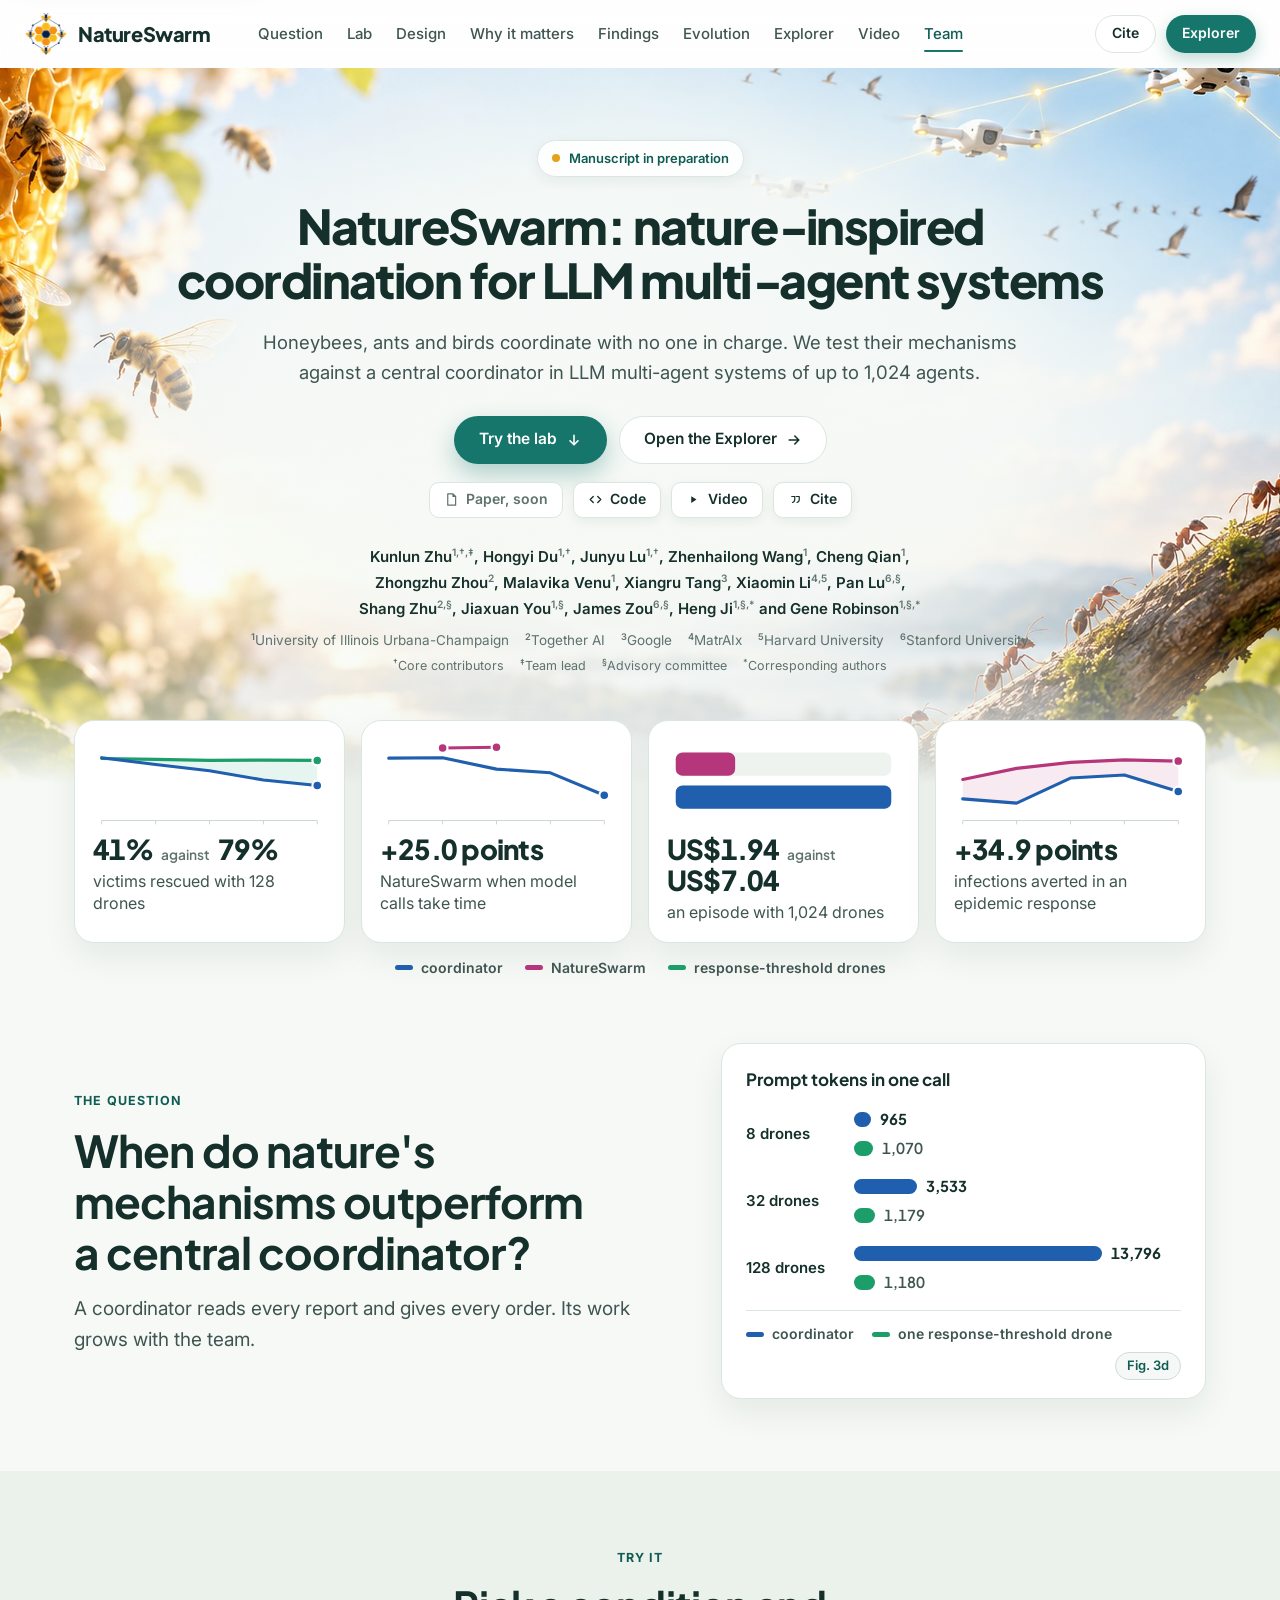
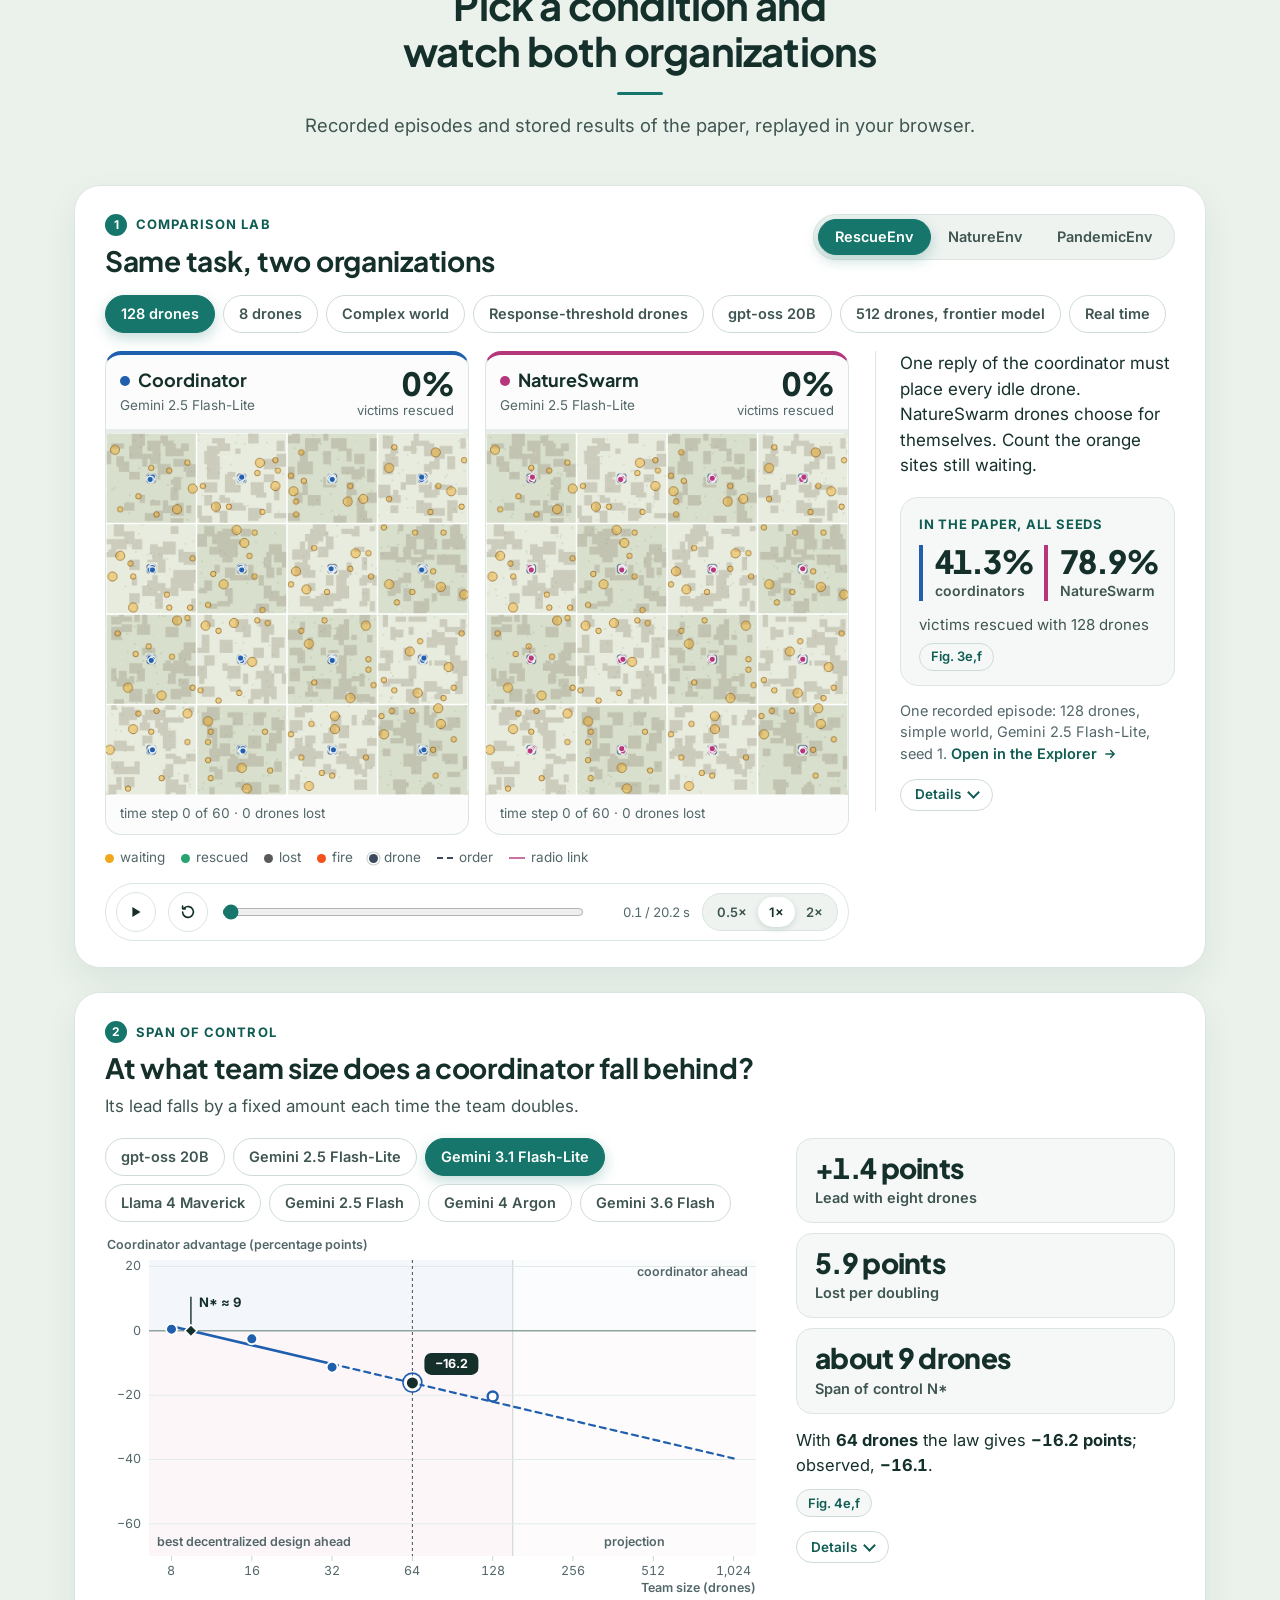
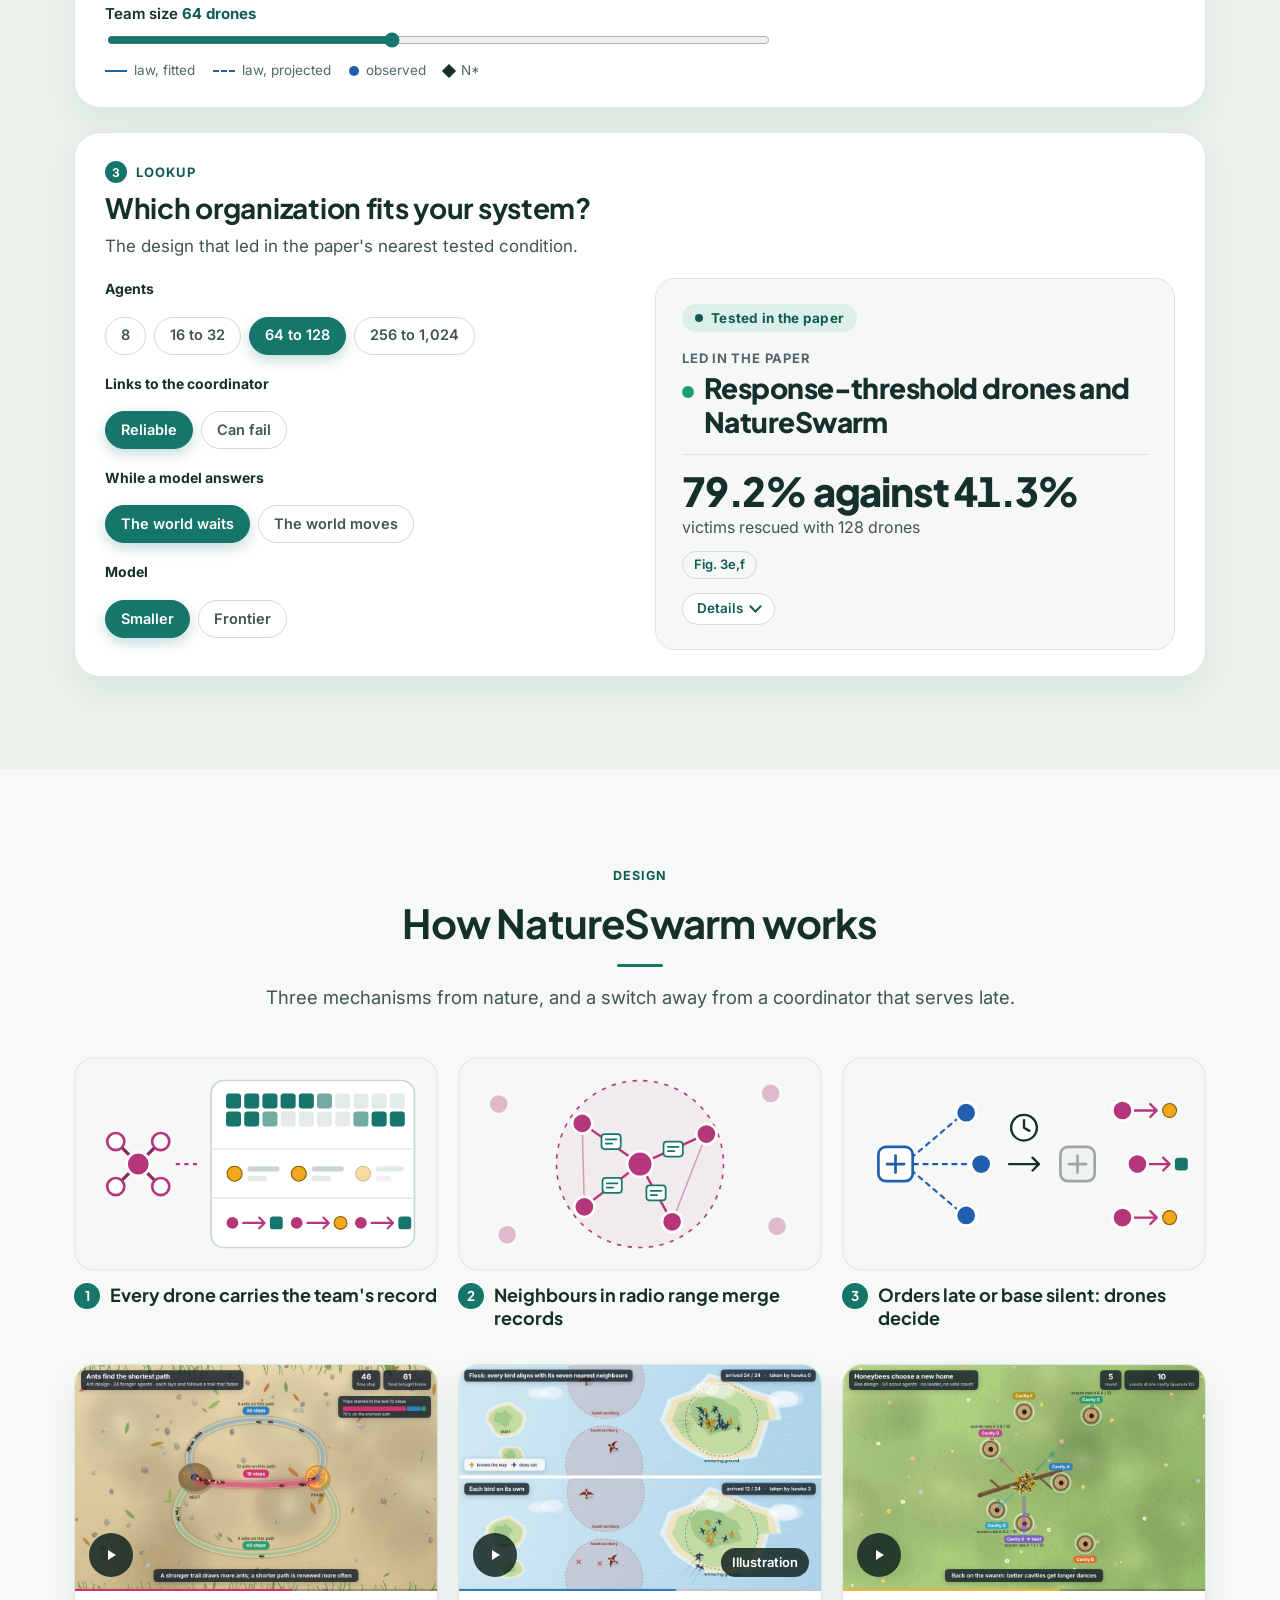
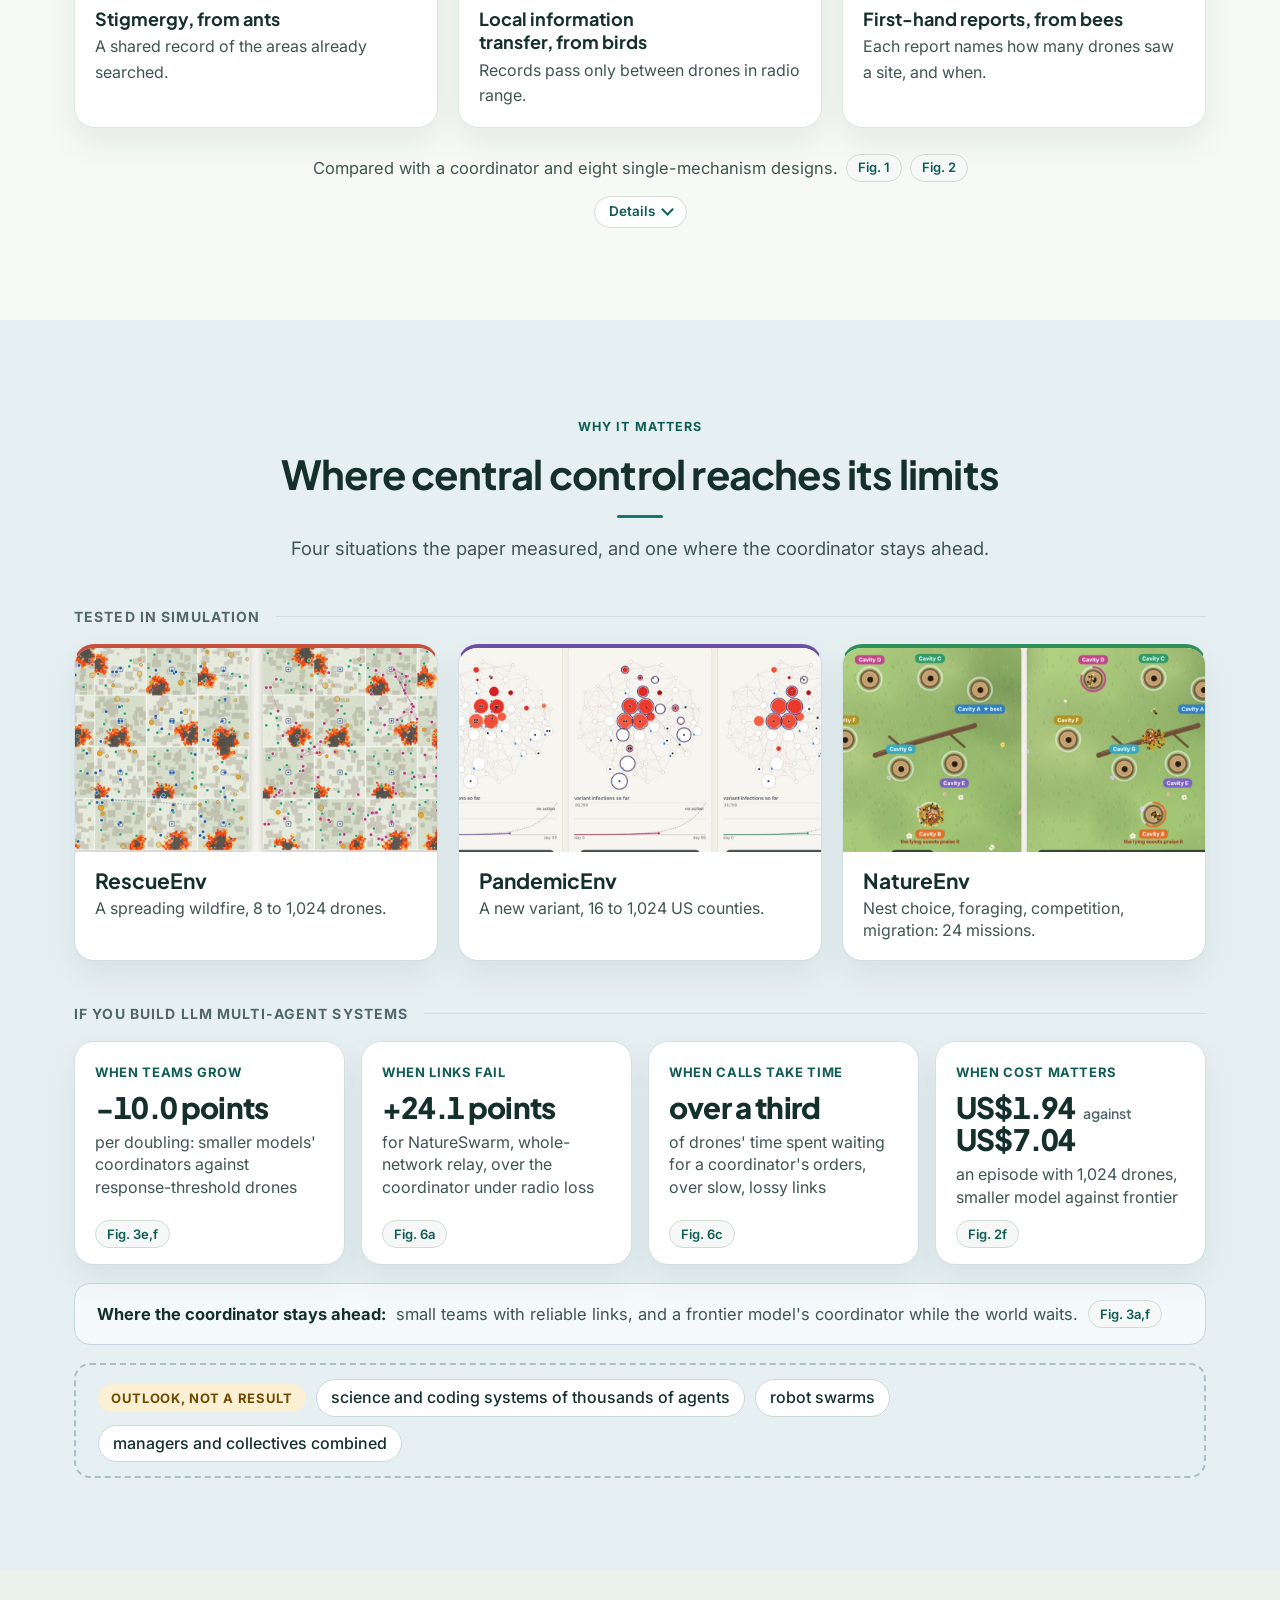
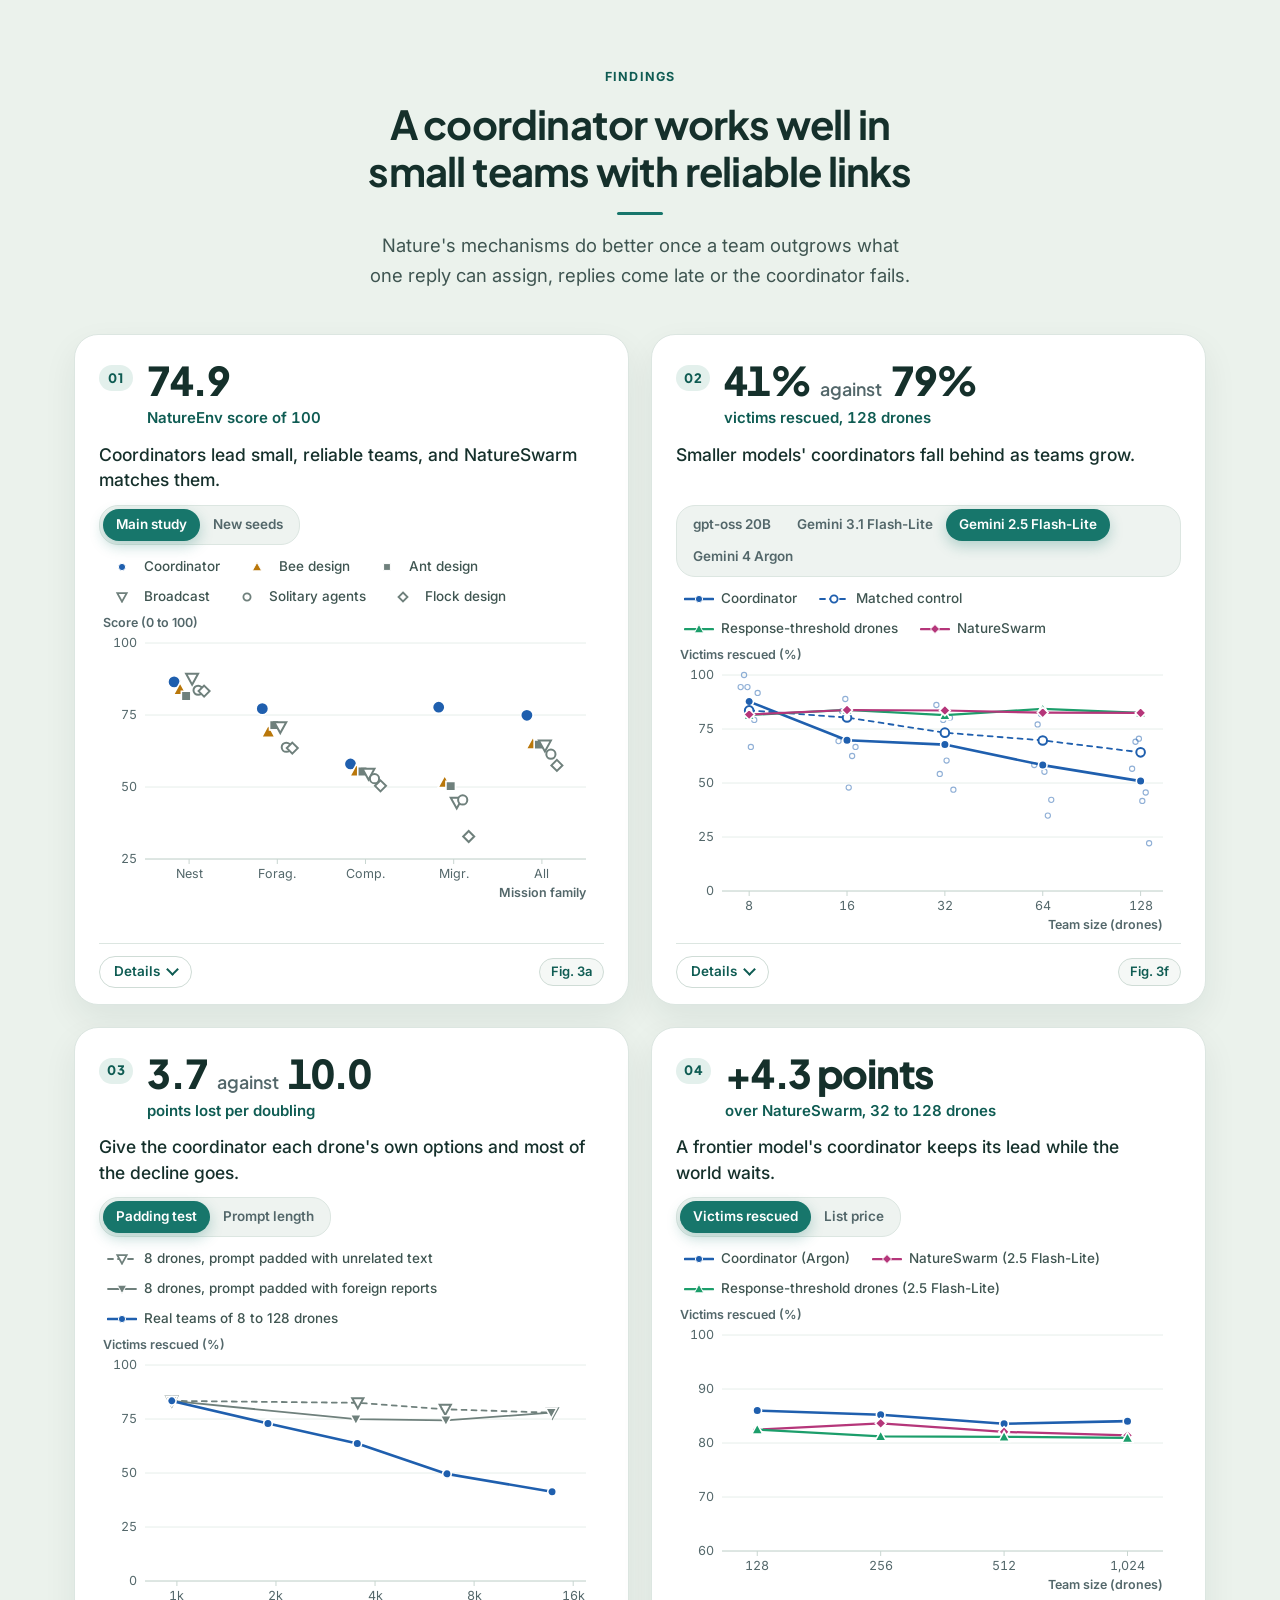
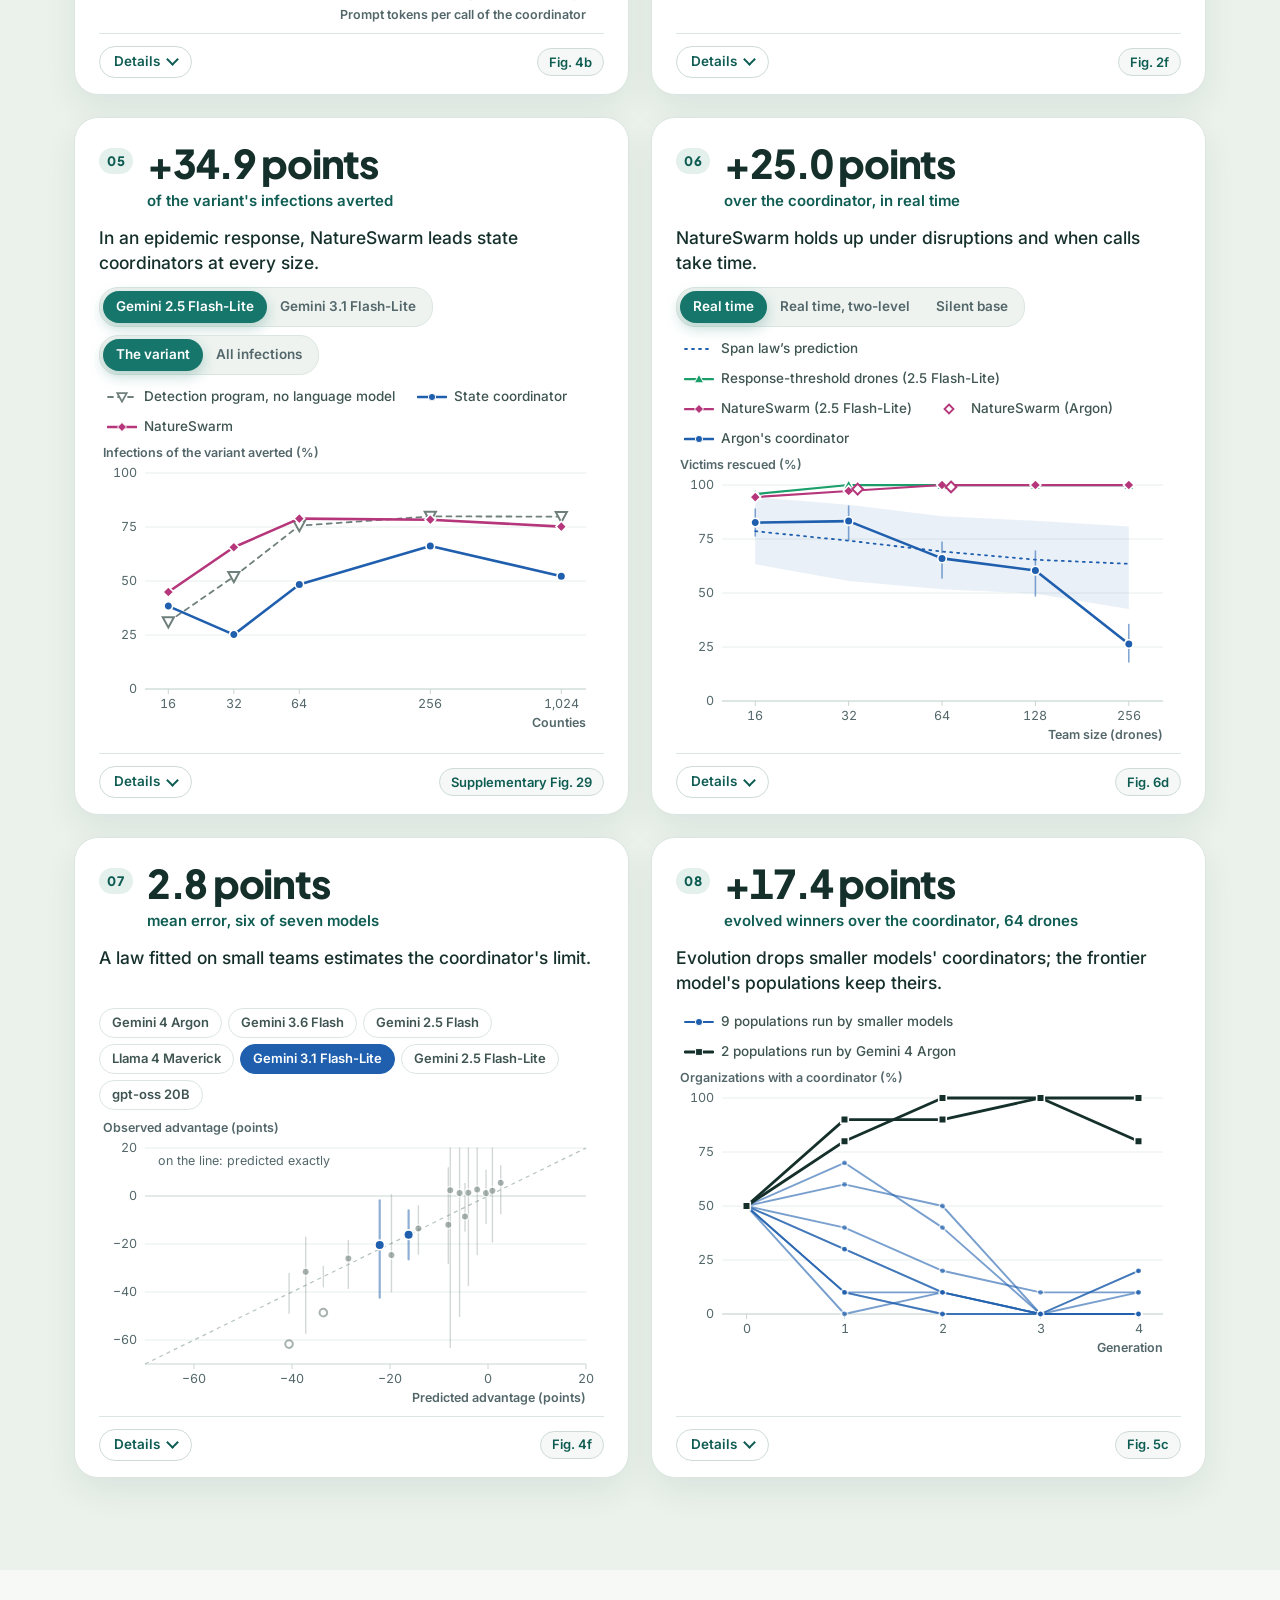
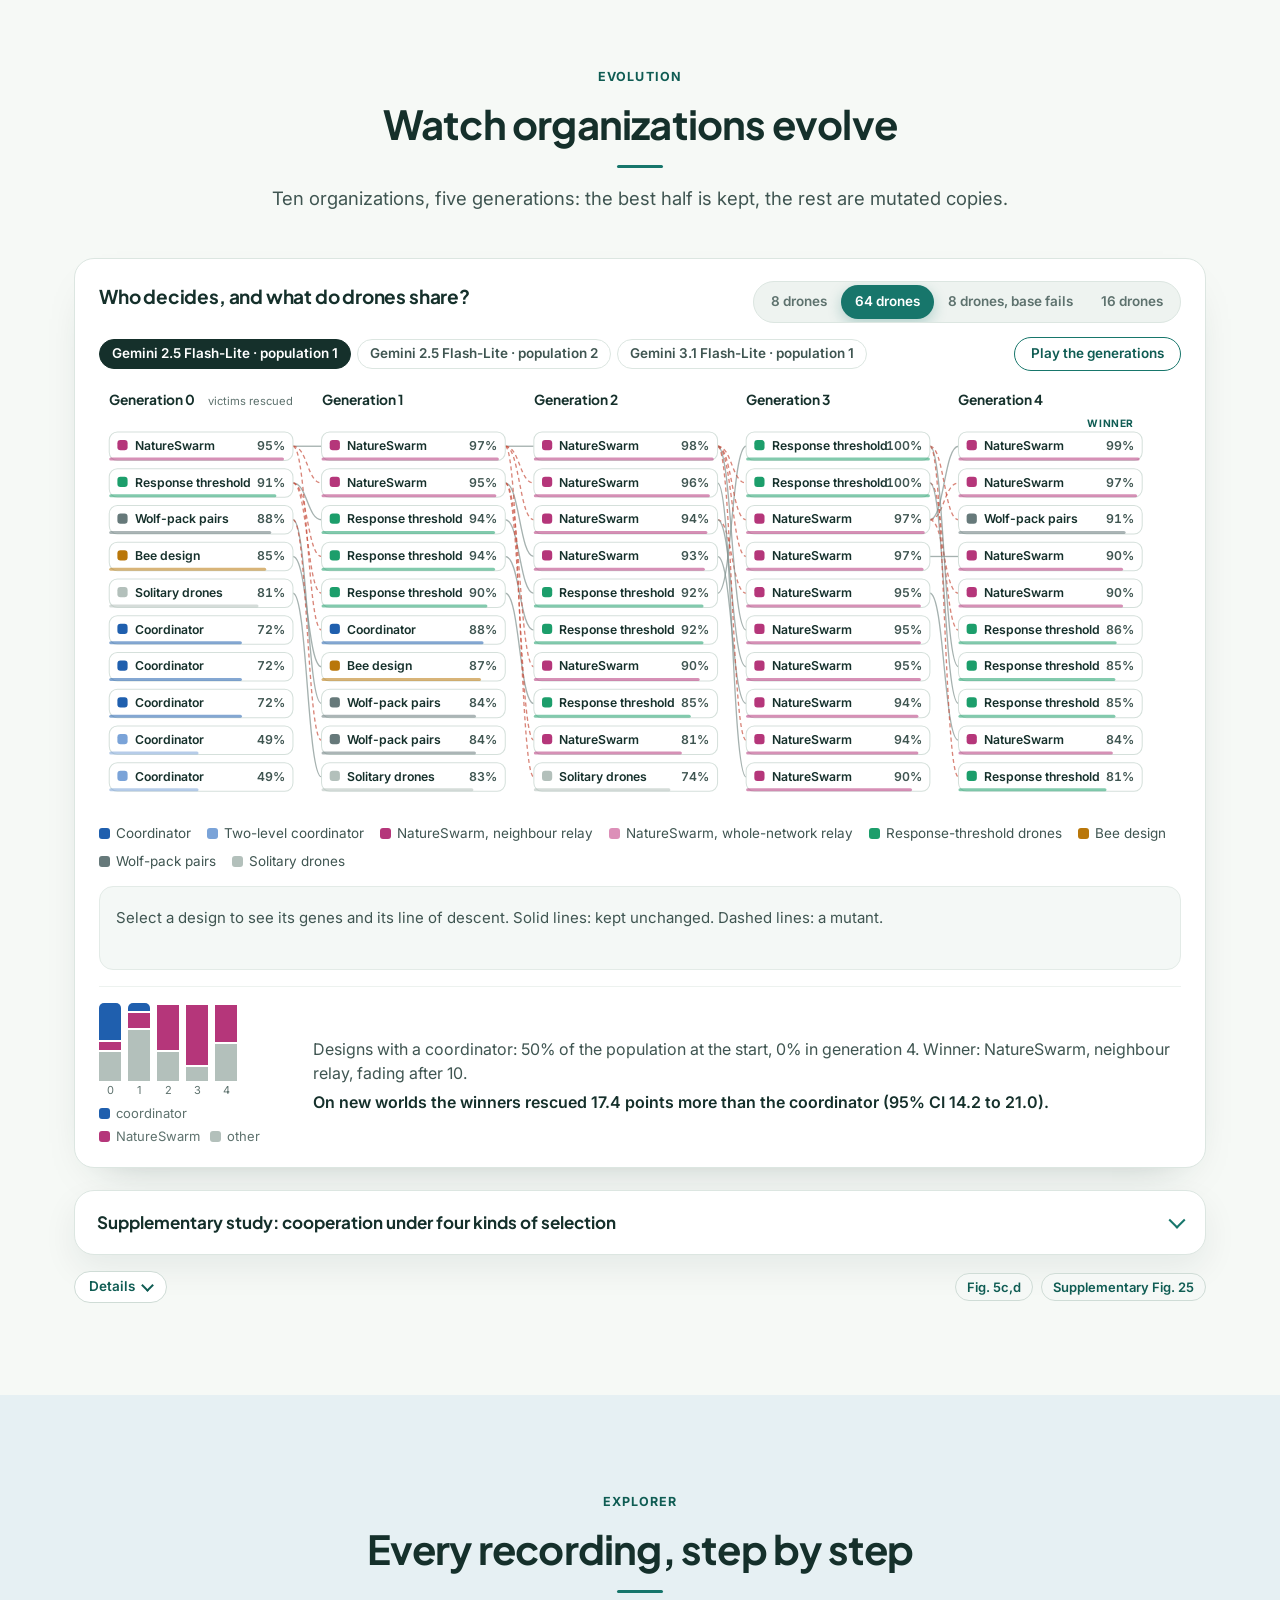
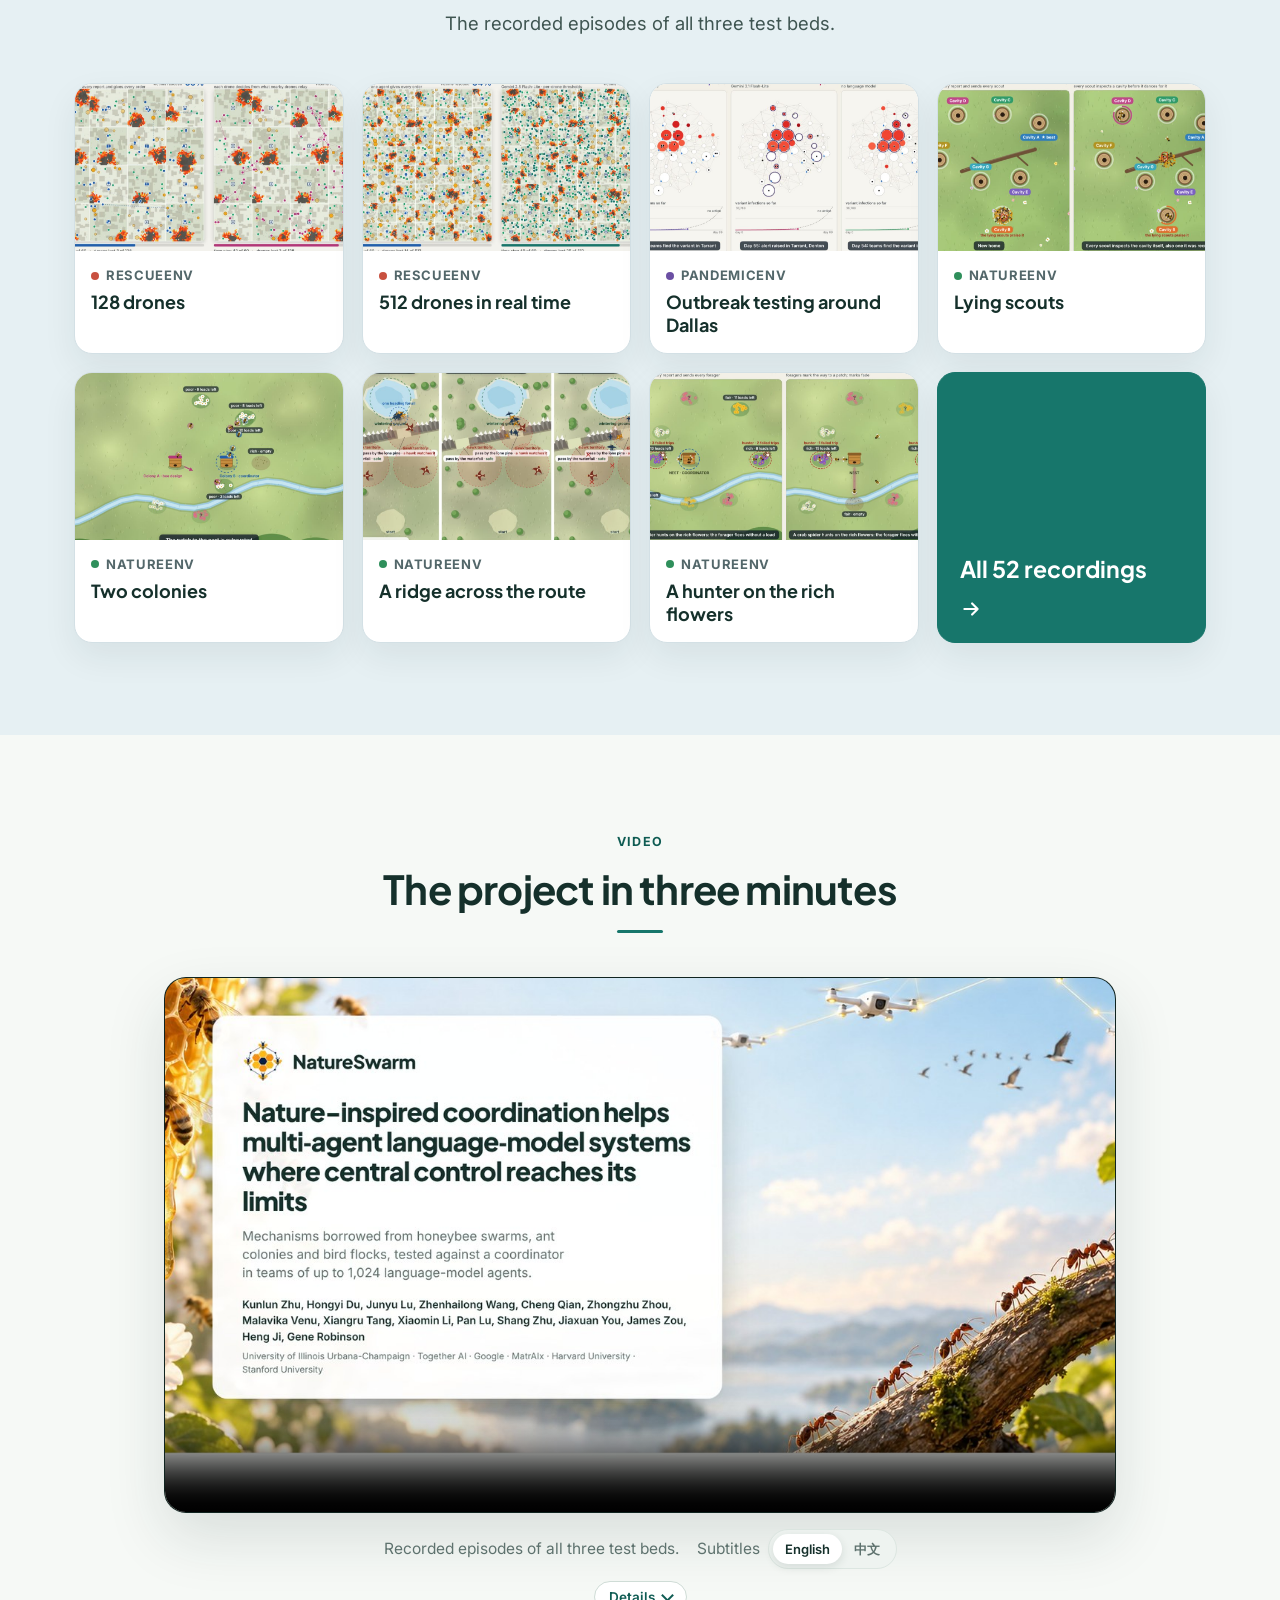
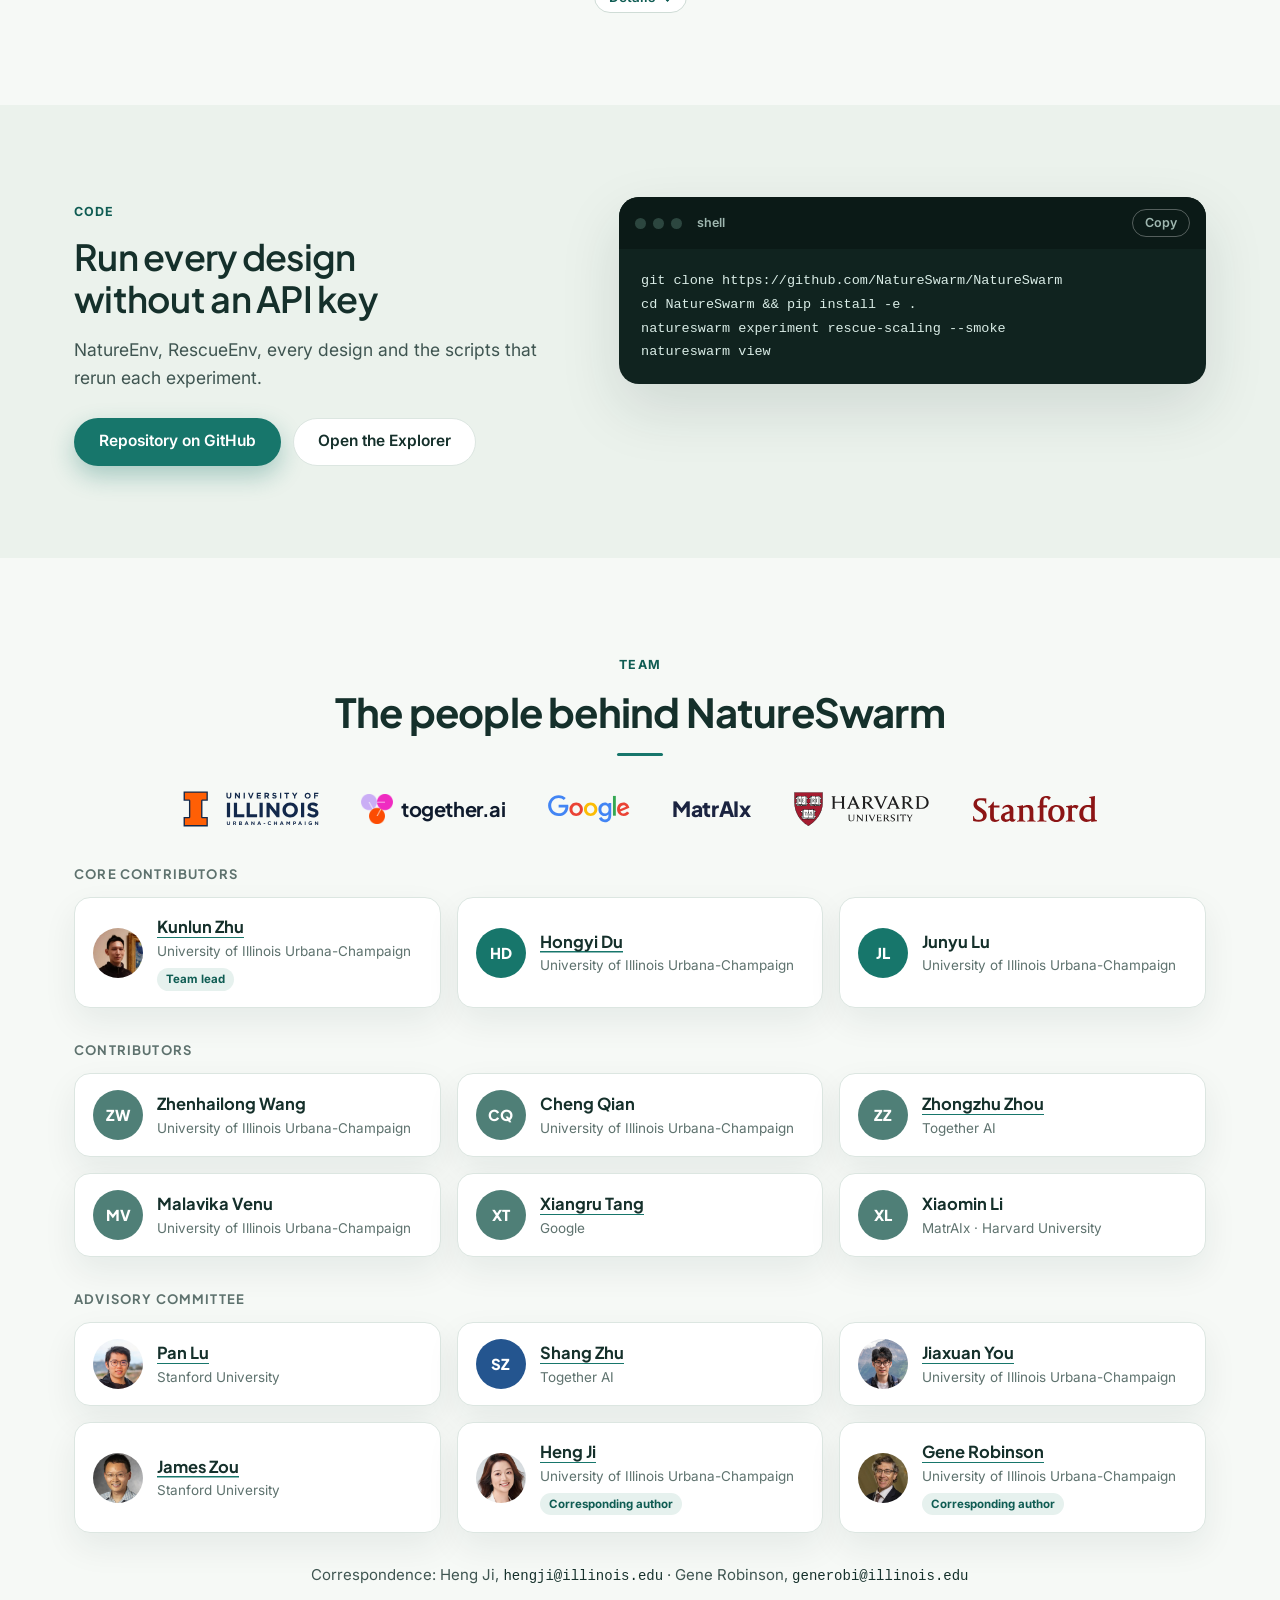
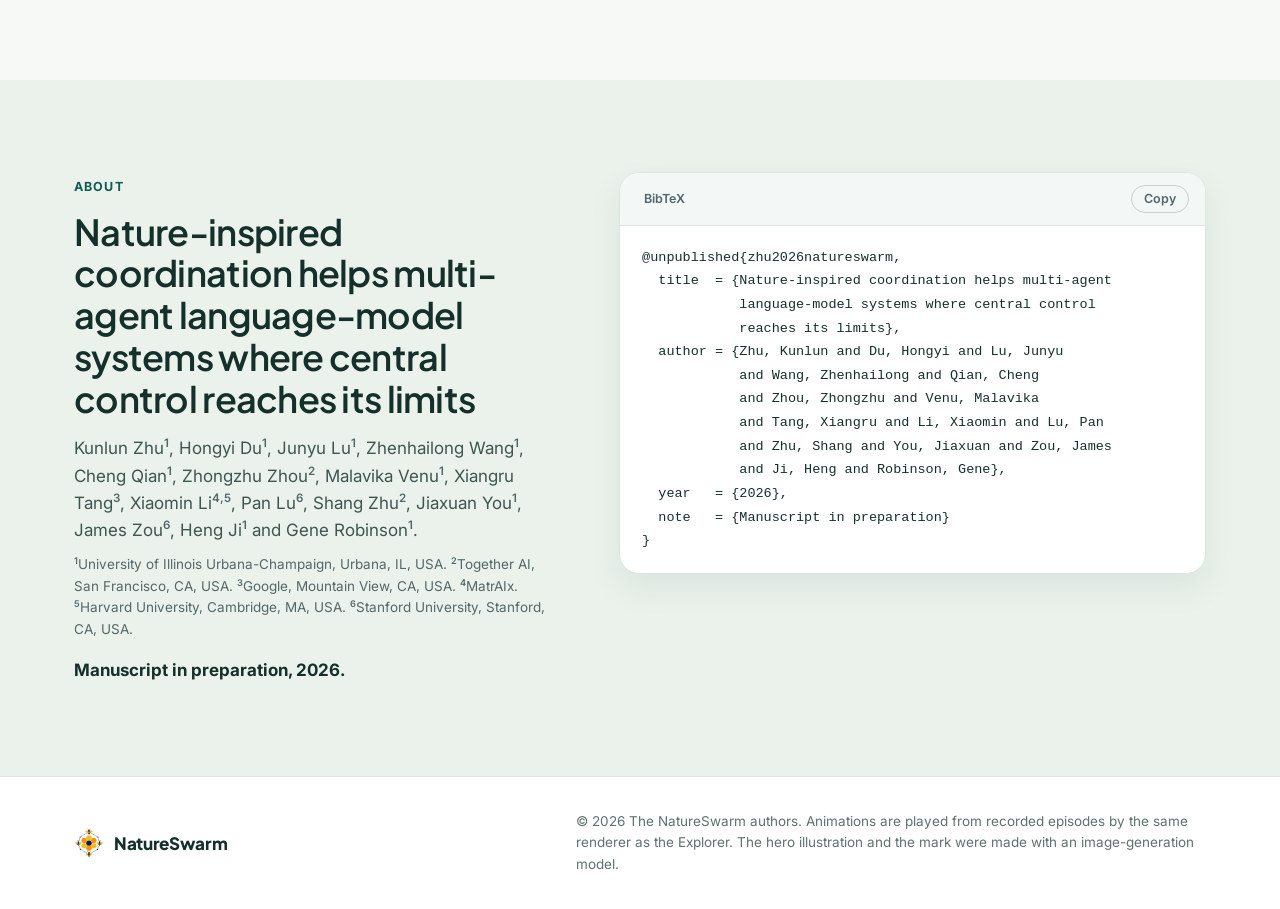
<file: index.html>
<!doctype html>
<html lang="en">
<head>
<meta charset="utf-8">
<meta name="viewport" content="width=device-width, initial-scale=1, viewport-fit=cover">
<title>NatureSwarm: nature-inspired coordination for LLM multi-agent systems</title>
<meta name="description" content="Mechanisms of honeybee swarms, ant colonies and bird flocks, tested against a central coordinator in multi-agent systems of large language models, in three test beds with up to 1,024 agents.">
<meta name="author" content="Kunlun Zhu, Hongyi Du, Junyu Lu, Zhenhailong Wang, Cheng Qian, Zhongzhu Zhou, Malavika Venu, Xiangru Tang, Xiaomin Li, Pan Lu, Shang Zhu, Jiaxuan You, James Zou, Heng Ji and Gene Robinson">
<!-- Authors in the order of the manuscript (paper_nmi/main.tex), one tag each, followed by the affiliation -->
<meta name="citation_title" content="Nature-inspired coordination helps multi-agent language-model systems where central control reaches its limits">
<meta name="citation_author" content="Zhu, Kunlun"><meta name="citation_author_institution" content="University of Illinois Urbana-Champaign">
<meta name="citation_author" content="Du, Hongyi"><meta name="citation_author_institution" content="University of Illinois Urbana-Champaign">
<meta name="citation_author" content="Lu, Junyu"><meta name="citation_author_institution" content="University of Illinois Urbana-Champaign">
<meta name="citation_author" content="Wang, Zhenhailong"><meta name="citation_author_institution" content="University of Illinois Urbana-Champaign">
<meta name="citation_author" content="Qian, Cheng"><meta name="citation_author_institution" content="University of Illinois Urbana-Champaign">
<meta name="citation_author" content="Zhou, Zhongzhu"><meta name="citation_author_institution" content="Together AI">
<meta name="citation_author" content="Venu, Malavika"><meta name="citation_author_institution" content="University of Illinois Urbana-Champaign">
<meta name="citation_author" content="Tang, Xiangru"><meta name="citation_author_institution" content="Google">
<meta name="citation_author" content="Li, Xiaomin"><meta name="citation_author_institution" content="MatrAIx"><meta name="citation_author_institution" content="Harvard University">
<meta name="citation_author" content="Lu, Pan"><meta name="citation_author_institution" content="Stanford University">
<meta name="citation_author" content="Zhu, Shang"><meta name="citation_author_institution" content="Together AI">
<meta name="citation_author" content="You, Jiaxuan"><meta name="citation_author_institution" content="University of Illinois Urbana-Champaign">
<meta name="citation_author" content="Zou, James"><meta name="citation_author_institution" content="Stanford University">
<meta name="citation_author" content="Ji, Heng"><meta name="citation_author_institution" content="University of Illinois Urbana-Champaign">
<meta name="citation_author" content="Robinson, Gene"><meta name="citation_author_institution" content="University of Illinois Urbana-Champaign">
<meta property="og:type" content="website">
<meta property="og:title" content="NatureSwarm: nature-inspired coordination for LLM multi-agent systems">
<meta property="og:description" content="Mechanisms of honeybee swarms, ant colonies and bird flocks, tested against a central coordinator in multi-agent systems of large language models with up to 1,024 agents.">
<meta property="og:image" content="media/brand/hero.jpg">
<link rel="icon" type="image/png" href="media/brand/favicon_48.png">
<link rel="apple-touch-icon" href="media/brand/apple_touch_180.png">
<link rel="preconnect" href="https://fonts.googleapis.com">
<link rel="preconnect" href="https://fonts.gstatic.com" crossorigin>
<link rel="stylesheet" href="https://fonts.googleapis.com/css2?family=Inter:wght@400;500;600;700&family=Plus+Jakarta+Sans:wght@500;600;700;800&display=swap">
<link rel="stylesheet" href="css/site.css">
<link rel="stylesheet" href="css/charts.css">
<link rel="stylesheet" href="css/evolution.css">
</head>
<body>
<a class="skip" href="#lab">Skip to the comparison lab</a>

<header class="nav" id="nav">
  <a class="brand" href="#top"><img src="media/brand/logo_192.png" alt="" width="44" height="44"><span>NatureSwarm</span></a>
  <nav class="links" aria-label="Sections">
    <a href="#overview">Question</a>
    <a href="#lab">Lab</a>
    <a href="#method">Design</a>
    <a href="#why">Why it matters</a>
    <a href="#findings">Findings</a>
    <a href="#evolution">Evolution</a>
    <a href="#explorer">Explorer</a>
    <a href="#video">Video</a>
    <a href="#team">Team</a>
  </nav>
  <div class="nav-cta">
    <a class="pill ghost" href="#cite">Cite</a>
    <a class="pill solid" href="viewer.html">Explorer</a>
    <details class="menu" id="menu">
      <summary aria-label="Sections of this page"><svg viewBox="0 0 20 20" width="20" height="20" aria-hidden="true"><path d="M3 5.5h14M3 10h14M3 14.5h14" fill="none" stroke="currentColor" stroke-width="1.8" stroke-linecap="round"/></svg></summary>
      <nav aria-label="Sections">
        <a href="#overview">Question</a><a href="#lab">Lab</a><a href="#method">Design</a><a href="#why">Why it matters</a><a href="#findings">Findings</a><a href="#evolution">Evolution</a><a href="#explorer">Explorer</a><a href="#video">Video</a><a href="#code">Code</a><a href="#team">Team</a><a href="#cite">Cite</a>
      </nav>
    </details>
  </div>
</header>

<main id="top">

<section class="hero">
  <div class="hero-art" aria-hidden="true"></div>
  <canvas id="hero-swarm" aria-hidden="true"></canvas>
  <div class="hero-inner">
    <p class="eyebrow"><span class="dot"></span>Manuscript in preparation</p>
    <h1>NatureSwarm: nature‑inspired coordination for LLM multi‑agent systems</h1>
    <p class="lede">Honeybees, ants and birds coordinate with no one in charge. We test their mechanisms against a central coordinator in LLM multi-agent systems of up to 1,024 agents.</p>
    <p class="hero-cta">
      <a class="btn primary" href="#lab">Try the lab<svg viewBox="0 0 20 20" width="16" height="16" aria-hidden="true"><path d="M10 4v11M5 11l5 5 5-5" fill="none" stroke="currentColor" stroke-width="2" stroke-linecap="round" stroke-linejoin="round"/></svg></a>
      <a class="btn outline" href="viewer.html">Open the Explorer<svg viewBox="0 0 20 20" width="16" height="16" aria-hidden="true"><path d="M4 10h11M11 5l5 5-5 5" fill="none" stroke="currentColor" stroke-width="2" stroke-linecap="round" stroke-linejoin="round"/></svg></a>
    </p>
    <p class="hero-links">
      <span class="chip off" title="The manuscript is in preparation"><svg viewBox="0 0 20 20" width="15" height="15" aria-hidden="true"><path d="M5 2.5h7l3.5 3.5v11.5H5z M12 2.5V6h3.5" fill="none" stroke="currentColor" stroke-width="1.6" stroke-linejoin="round"/></svg>Paper, soon</span>
      <a class="chip" href="#code"><svg viewBox="0 0 20 20" width="15" height="15" aria-hidden="true"><path d="M7 6l-4 4 4 4M13 6l4 4-4 4" fill="none" stroke="currentColor" stroke-width="1.8" stroke-linecap="round" stroke-linejoin="round"/></svg>Code</a>
      <a class="chip" href="#video"><svg viewBox="0 0 20 20" width="15" height="15" aria-hidden="true"><path d="M7 5.5v9l7-4.5z" fill="currentColor"/></svg>Video</a>
      <a class="chip" href="#cite"><svg viewBox="0 0 20 20" width="15" height="15" aria-hidden="true"><path d="M5 6h4v4c0 2-1 3.5-3 4M11 6h4v4c0 2-1 3.5-3 4" fill="none" stroke="currentColor" stroke-width="1.6" stroke-linecap="round" stroke-linejoin="round"/></svg>Cite</a>
    </p>
    <p class="byline">
      <span>Kunlun Zhu<sup>1,†,‡</sup>,</span> <span>Hongyi Du<sup>1,†</sup>,</span> <span>Junyu Lu<sup>1,†</sup>,</span> <span>Zhenhailong Wang<sup>1</sup>,</span> <span>Cheng Qian<sup>1</sup>,</span> <span>Zhongzhu Zhou<sup>2</sup>,</span> <span>Malavika Venu<sup>1</sup>,</span> <span>Xiangru Tang<sup>3</sup>,</span> <span>Xiaomin Li<sup>4,5</sup>,</span> <span>Pan Lu<sup>6,§</sup>,</span> <span>Shang Zhu<sup>2,§</sup>,</span> <span>Jiaxuan You<sup>1,§</sup>,</span> <span>James Zou<sup>6,§</sup>,</span> <span>Heng Ji<sup>1,§,*</sup></span> and <span>Gene Robinson<sup>1,§,*</sup></span>
    </p>
    <p class="affil"><span><sup>1</sup>University of Illinois Urbana-Champaign</span> <span><sup>2</sup>Together AI</span> <span><sup>3</sup>Google</span> <span><sup>4</sup>MatrAIx</span> <span><sup>5</sup>Harvard University</span> <span><sup>6</sup>Stanford University</span></p>
    <p class="affil marks"><span><sup>†</sup>Core contributors</span> <span><sup>‡</sup>Team lead</span> <span><sup>§</sup>Advisory committee</span> <span><sup>*</sup>Corresponding authors</span></p>
  </div>
</section>

<!-- ============================================================ results at a glance
     Four tiles: a small drawing of stored values (js/charts.js, data/results.js), one number of the paper, a few words.
     Numbers: abstract and Results of paper_nmi/sections/main_text.tex. -->
<section class="glance" id="glance" aria-labelledby="glance-h">
  <div class="wrap">
    <h2 class="vh" id="glance-h">Results at a glance</h2>
    <div class="g-row">
      <a class="g-tile" href="#f-scale"><span class="g-viz" data-g="scale" aria-hidden="true"></span><b>41% <i>against</i> 79%</b><span>victims rescued with 128 drones</span></a>
      <a class="g-tile" href="#f-robust"><span class="g-viz" data-g="time" aria-hidden="true"></span><b>+25.0 points</b><span>NatureSwarm when model calls take time</span></a>
      <a class="g-tile" href="#f-frontier"><span class="g-viz" data-g="cost" aria-hidden="true"></span><b>US$1.94 <i>against</i> US$7.04</b><span>an episode with 1,024 drones</span></a>
      <a class="g-tile" href="#f-pandemic"><span class="g-viz" data-g="epidemic" aria-hidden="true"></span><b>+34.9 points</b><span>infections averted in an epidemic response</span></a>
    </div>
    <p class="g-key"><span><i style="background:#1f5fae"></i>coordinator</span><span><i style="background:#b5367a"></i>NatureSwarm</span><span><i style="background:#1c9e6b"></i>response-threshold drones</span></p>
  </div>
</section>

<!-- ============================================================ the question -->
<section id="overview" class="band">
  <div class="wrap question reveal">
    <div class="q-head">
      <p class="label">The question</p>
      <h2>When do nature's mechanisms outperform a central coordinator?</h2>
      <p class="sub">A coordinator reads every report and gives every order. Its work grows with the team.</p>
    </div>
    <!-- drawn by js/charts.js from data/results.js (tokens: Fig. 3d of the manuscript) -->
    <figure class="loadpic" id="loadpic" aria-label="Prompt tokens of one call, for a coordinator and for one response-threshold drone, with 8, 32 and 128 drones"></figure>
  </div>
</section>

<!-- ============================================================ the lab: three interactive blocks (js/lab.js) -->
<section id="lab" class="band sage">
  <div class="wrap">
    <div class="head reveal">
      <p class="label">Try it</p>
      <h2>Pick a condition and watch both organizations</h2>
      <p class="sub">Recorded episodes and stored results of the paper, replayed in your browser.</p>
    </div>

    <!-- 1. comparison lab: two recorded episodes side by side (traces/demos.json, js/natureswarm-player.js) -->
    <article class="panel duel reveal" id="duel" aria-labelledby="duel-h">
      <span class="anchor" id="demos"></span>
      <header class="panel-head">
        <div>
          <p class="kicker"><b>1</b>Comparison lab</p>
          <h3 id="duel-h">Same task, two organizations</h3>
        </div>
        <fieldset class="pick seg-pick" id="duel-env">
          <legend class="vh">Test bed</legend>
          <label><input type="radio" name="duel-env" value="rescue" checked><span>RescueEnv</span></label>
          <label><input type="radio" name="duel-env" value="nature"><span>NatureEnv</span></label>
          <label><input type="radio" name="duel-env" value="pandemic"><span>PandemicEnv</span></label>
        </fieldset>
      </header>
      <fieldset class="pick chip-pick" id="duel-cond"><legend class="vh">Condition</legend></fieldset>

      <div class="duel-body" id="duel-body">
        <div class="duel-stage">
          <div class="duel-sides" id="duel-sides" aria-live="off"><p class="duel-wait" id="duel-wait">Loading…</p></div>
          <ul class="duel-key" id="duel-key" hidden>
            <li><i style="background:#f0a81c"></i>waiting</li><li><i style="background:#27a36f"></i>rescued</li><li><i style="background:#5a5a5a"></i>lost</li><li><i style="background:#f4511e"></i>fire</li><li><i class="ring"></i>drone</li><li><i class="dash"></i>order</li><li><i class="line"></i>radio link</li>
          </ul>
          <div class="transport" id="duel-transport">
            <button type="button" class="ctl" id="duel-play" aria-label="Play"><svg viewBox="0 0 20 20" width="18" height="18" aria-hidden="true"><path id="duel-play-icon" d="M6 4.5v11l9-5.5z" fill="currentColor"/></svg></button>
            <button type="button" class="ctl" id="duel-restart" aria-label="Start again"><svg viewBox="0 0 20 20" width="18" height="18" aria-hidden="true"><path d="M4 10a6 6 0 1 0 2-4.5M4 3.5v3h3" fill="none" stroke="currentColor" stroke-width="1.8" stroke-linecap="round" stroke-linejoin="round"/></svg></button>
            <input type="range" id="duel-scrub" min="0" max="1000" value="0" aria-label="Position in the episode">
            <span class="time" id="duel-time" aria-hidden="true"></span>
            <fieldset class="pick speed-pick" id="duel-speed"><legend class="vh">Speed</legend>
              <label><input type="radio" name="duel-speed" value="0.5"><span>0.5×</span></label>
              <label><input type="radio" name="duel-speed" value="1" checked><span>1×</span></label>
              <label><input type="radio" name="duel-speed" value="2"><span>2×</span></label>
            </fieldset>
          </div>
        </div>
        <div class="duel-notes">
          <p class="watch" id="duel-watch"></p>
          <div class="allseeds" id="duel-seeds" aria-live="polite"></div>
          <p class="rec"><span id="duel-rec"></span> <a class="more-link" id="duel-open" href="viewer.html">Open in the Explorer<svg viewBox="0 0 20 20" width="14" height="14" aria-hidden="true"><path d="M4 10h11M11 5l5 5-5 5" fill="none" stroke="currentColor" stroke-width="2" stroke-linecap="round" stroke-linejoin="round"/></svg></a></p>
          <details class="more"><summary>Details</summary><p id="duel-more"></p></details>
        </div>
      </div>

      <div class="duel-pandemic" id="duel-pandemic" hidden>
        <a class="pan-pic" href="viewer.html?env=pandemic"><img loading="lazy" src="media/home/pandemic.jpg" alt="Recorded PandemicEnv episode: counties around Dallas with infections, testing teams and alerts" width="960" height="600"></a>
        <div class="pan-text">
          <h4>County health departments against a new variant</h4>
          <dl class="pan-stats">
            <div><dt>of the variant's infections averted by NatureSwarm</dt><dd>45% to 82%</dd></div>
            <div><dt>over the state coordinators</dt><dd>+34.9 points</dd></div>
          </dl>
          <p class="refs"><a class="btn primary" href="viewer.html?env=pandemic">Play the PandemicEnv episodes<svg viewBox="0 0 20 20" width="16" height="16" aria-hidden="true"><path d="M4 10h11M11 5l5 5-5 5" fill="none" stroke="currentColor" stroke-width="2" stroke-linecap="round" stroke-linejoin="round"/></svg></a> <button type="button" class="figref" data-full="media/paper/sfig29.png" data-alt="Supplementary Fig. 29 of the manuscript: PandemicEnv">Supplementary Fig. 29</button></p>
          <details class="more"><summary>Details</summary><p>A variant 1.8 times as transmissible as the resident strain spreads along commuting links around Dallas, in 16 to 1,024 counties, for 90 simulated days. Each county health department places its testing teams and raises local alerts; the state health department is the coordinator. Two smaller models ran both designs (CI of the lead: 22.4 to 50.3).</p></details>
        </div>
      </div>
      <noscript><p class="duel-wait">The lab needs JavaScript. The recordings are also in the <a href="viewer.html">Explorer</a>.</p></noscript>
    </article>

    <!-- 2. the span-of-control law (data/results.js: law) -->
    <article class="panel law reveal" id="law" aria-labelledby="law-h">
      <header class="panel-head">
        <div>
          <p class="kicker"><b>2</b>Span of control</p>
          <h3 id="law-h">At what team size does a coordinator fall behind?</h3>
          <p class="panel-sub">Its lead falls by a fixed amount each time the team doubles.</p>
        </div>
      </header>
      <div class="law-grid">
        <div class="law-main">
          <fieldset class="pick chip-pick" id="law-models"><legend class="vh">Model that runs the coordinator</legend></fieldset>
          <div class="law-plot" id="law-plot" role="img" aria-label="Coordinator advantage against team size: the law's line, the observed points and the span of control"></div>
          <label class="law-slider" for="law-n"><span>Team size <b id="law-n-out">64 drones</b></span>
            <input type="range" id="law-n" min="3" max="10" step="0.05" value="6" aria-describedby="law-at">
          </label>
          <ul class="law-key" aria-hidden="true">
            <li><i class="k-line"></i>law, fitted</li><li><i class="k-dash"></i>law, projected</li><li><i class="k-dot"></i>observed</li><li><i class="k-star"></i>N*</li>
          </ul>
        </div>
        <aside class="law-read" id="law-read">
          <dl class="law-params">
            <div><dt>Lead with eight drones</dt><dd id="law-d8"></dd></div>
            <div><dt>Lost per doubling</dt><dd id="law-beta"></dd></div>
            <div><dt>Span of control N*</dt><dd id="law-nstar"></dd></div>
          </dl>
          <p class="law-at" id="law-at" aria-live="polite"></p>
          <p class="refs"><button type="button" class="figref" data-full="media/paper/fig4.png" data-alt="Fig. 4 of the manuscript">Fig. 4e,f</button></p>
          <details class="more"><summary>Details</summary>
            <p class="law-eq" aria-label="D of N equals D 8 minus beta times the base-2 logarithm of N over 8. N star equals 8 times 2 to the power of D 8 over beta.">D(N) = D<sub>8</sub> − β · log<sub>2</sub>(N / 8), &nbsp; N* = 8 · 2<sup>D<sub>8</sub> / β</sup></p>
            <p id="law-note"></p>
            <p>Advantage over the best of three decentralized designs, in percentage points of victims rescued. Fitted on 8 to 32 drones. The law was written after most experiments, and simpler forms predicted about as well.</p>
            <div id="law-table"><div class="ct-table"></div></div>
          </details>
        </aside>
      </div>
      <noscript><p class="duel-wait">This chart needs JavaScript. Fig. 4e of the manuscript shows the same lines.</p></noscript>
    </article>

    <!-- 3. a lookup of the reported results -->
    <article class="panel chooser reveal" id="chooser" aria-labelledby="chooser-h">
      <header class="panel-head">
        <div>
          <p class="kicker"><b>3</b>Lookup</p>
          <h3 id="chooser-h">Which organization fits your system?</h3>
          <p class="panel-sub">The design that led in the paper's nearest tested condition.</p>
        </div>
      </header>
      <div class="chooser-grid">
        <form class="chooser-form" id="chooser-form" onsubmit="return false">
          <fieldset class="pick chip-pick"><legend>Agents</legend>
            <label><input type="radio" name="size" value="s8"><span>8</span></label>
            <label><input type="radio" name="size" value="s32"><span>16 to 32</span></label>
            <label><input type="radio" name="size" value="s128" checked><span>64 to 128</span></label>
            <label><input type="radio" name="size" value="s1024"><span>256 to 1,024</span></label>
          </fieldset>
          <fieldset class="pick chip-pick"><legend>Links to the coordinator</legend>
            <label><input type="radio" name="links" value="ok" checked><span>Reliable</span></label>
            <label><input type="radio" name="links" value="fail"><span>Can fail</span></label>
          </fieldset>
          <fieldset class="pick chip-pick"><legend>While a model answers</legend>
            <label><input type="radio" name="time" value="wait" checked><span>The world waits</span></label>
            <label><input type="radio" name="time" value="real"><span>The world moves</span></label>
          </fieldset>
          <fieldset class="pick chip-pick"><legend>Model</legend>
            <label><input type="radio" name="model" value="small" checked><span>Smaller</span></label>
            <label><input type="radio" name="model" value="frontier"><span>Frontier</span></label>
          </fieldset>
        </form>
        <div class="chooser-out" id="chooser-out" aria-live="polite">
          <p class="status" id="chooser-status"></p>
          <p class="lead-label" id="chooser-label">Led in the paper</p>
          <p class="lead" id="chooser-lead"></p>
          <p class="lead-num"><b id="chooser-num"></b><span id="chooser-cap"></span></p>
          <p class="refs" id="chooser-refs"></p>
          <details class="more"><summary>Details</summary><p id="chooser-why"></p><p id="chooser-range"></p><p>Simulated test beds: the drone rescue and NatureEnv. Three smaller models and one frontier model; other models and tasks may differ.</p></details>
        </div>
      </div>
      <noscript><p class="duel-wait">The lookup needs JavaScript. The findings below give the same results.</p></noscript>
    </article>
  </div>
</section>

<!-- ============================================================ how NatureSwarm works -->
<section id="method" class="band">
  <div class="wrap">
    <div class="head reveal">
      <p class="label">Design</p>
      <h2>How NatureSwarm works</h2>
      <p class="sub">Three mechanisms from nature, and a switch away from a coordinator that serves late.</p>
    </div>

    <div class="how reveal">
      <figure>
        <svg viewBox="0 0 340 200" role="img" aria-label="A drone beside the record it carries: areas searched, victims seen, and what each drone is doing">
          <rect x="1" y="1" width="338" height="198" rx="18" fill="#f5f8f6" stroke="#dce6e1"/>
          <g transform="translate(60 100)">
            <path d="M-19 -19L19 19M19 -19L-19 19" stroke="#8a2a5d" stroke-width="3" stroke-linecap="round"/>
            <g fill="#fff" stroke="#b5367a" stroke-width="2.5"><circle cx="-21" cy="-21" r="8"/><circle cx="21" cy="-21" r="8"/><circle cx="-21" cy="21" r="8"/><circle cx="21" cy="21" r="8"/></g>
            <circle r="11" fill="#b5367a" stroke="#fff" stroke-width="2.5"/>
          </g>
          <path d="M96 100h24" stroke="#b5367a" stroke-width="2.2" stroke-dasharray="2 6" stroke-linecap="round"/>
          <rect x="128" y="22" width="190" height="156" rx="12" fill="#fff" stroke="#c9d6d1" stroke-width="1.5"/>
          <path d="M128 86h190M128 132h190" stroke="#e3ebe7" stroke-width="1.5"/>
          <g fill="#e3ebe7">
            <rect x="142" y="34" width="14" height="14" rx="3"/><rect x="159" y="34" width="14" height="14" rx="3"/><rect x="176" y="34" width="14" height="14" rx="3"/><rect x="193" y="34" width="14" height="14" rx="3"/><rect x="210" y="34" width="14" height="14" rx="3"/><rect x="227" y="34" width="14" height="14" rx="3"/><rect x="244" y="34" width="14" height="14" rx="3"/><rect x="261" y="34" width="14" height="14" rx="3"/><rect x="278" y="34" width="14" height="14" rx="3"/><rect x="295" y="34" width="14" height="14" rx="3"/>
            <rect x="142" y="51" width="14" height="14" rx="3"/><rect x="159" y="51" width="14" height="14" rx="3"/><rect x="176" y="51" width="14" height="14" rx="3"/><rect x="193" y="51" width="14" height="14" rx="3"/><rect x="210" y="51" width="14" height="14" rx="3"/><rect x="227" y="51" width="14" height="14" rx="3"/><rect x="244" y="51" width="14" height="14" rx="3"/><rect x="261" y="51" width="14" height="14" rx="3"/><rect x="278" y="51" width="14" height="14" rx="3"/><rect x="295" y="51" width="14" height="14" rx="3"/>
          </g>
          <g fill="#17766b">
            <rect x="142" y="34" width="14" height="14" rx="3"/><rect x="159" y="34" width="14" height="14" rx="3"/><rect x="176" y="34" width="14" height="14" rx="3"/><rect x="193" y="34" width="14" height="14" rx="3"/><rect x="210" y="34" width="14" height="14" rx="3"/><rect x="227" y="34" width="14" height="14" rx="3" opacity="0.55"/>
            <rect x="142" y="51" width="14" height="14" rx="3"/><rect x="159" y="51" width="14" height="14" rx="3"/><rect x="176" y="51" width="14" height="14" rx="3" opacity="0.55"/><rect x="261" y="51" width="14" height="14" rx="3" opacity="0.55"/><rect x="278" y="51" width="14" height="14" rx="3"/><rect x="295" y="51" width="14" height="14" rx="3"/>
          </g>
          <g>
            <circle cx="150" cy="109" r="7" fill="#f0a81c" stroke="#8a5a00" stroke-width="1"/><rect x="162" y="102" width="30" height="5" rx="2.5" fill="#c9d6d1"/><rect x="162" y="111" width="18" height="5" rx="2.5" fill="#e3ebe7"/>
            <circle cx="210" cy="109" r="7" fill="#f0a81c" stroke="#8a5a00" stroke-width="1"/><rect x="222" y="102" width="30" height="5" rx="2.5" fill="#c9d6d1"/><rect x="222" y="111" width="18" height="5" rx="2.5" fill="#e3ebe7"/>
            <circle cx="270" cy="109" r="7" fill="#f0a81c" stroke="#8a5a00" stroke-width="1" opacity="0.4"/><rect x="282" y="102" width="26" height="5" rx="2.5" fill="#e3ebe7"/><rect x="282" y="111" width="14" height="5" rx="2.5" fill="#eef2f0"/>
          </g>
          <g fill="none" stroke="#b5367a" stroke-width="2" stroke-linecap="round" stroke-linejoin="round">
            <path d="M158 155h20M173 150l5 5-5 5"/><path d="M218 155h20M233 150l5 5-5 5"/><path d="M278 155h20M293 150l5 5-5 5"/>
          </g>
          <g fill="#b5367a"><circle cx="148" cy="155" r="5.5"/><circle cx="208" cy="155" r="5.5"/><circle cx="268" cy="155" r="5.5"/></g>
          <rect x="183" y="149" width="12" height="12" rx="3" fill="#17766b"/><circle cx="249" cy="155" r="6" fill="#f0a81c" stroke="#8a5a00" stroke-width="1"/><rect x="303" y="149" width="12" height="12" rx="3" fill="#17766b"/>
        </svg>
        <figcaption><b>1</b>Every drone carries the team's record</figcaption>
      </figure>
      <figure>
        <svg viewBox="0 0 340 200" role="img" aria-label="Drones within radio range of each other pass their records on; drones out of range are not linked">
          <rect x="1" y="1" width="338" height="198" rx="18" fill="#f5f8f6" stroke="#dce6e1"/>
          <circle cx="170" cy="100" r="78" fill="rgba(181,54,122,0.07)" stroke="#b5367a" stroke-width="1.5" stroke-dasharray="4 6"/>
          <g stroke="#b5367a" stroke-width="2.2" stroke-linecap="round"><path d="M170 100L116 62M170 100L232 72M170 100L200 154M170 100L118 140"/></g>
          <g stroke="#b5367a" stroke-width="1.4" stroke-linecap="round" opacity="0.45"><path d="M116 62L118 140M232 72L200 154"/></g>
          <g fill="#fff" stroke="#17766b" stroke-width="1.6"><rect x="134" y="72" width="18" height="14" rx="3"/><rect x="192" y="79" width="18" height="14" rx="3"/><rect x="176" y="120" width="18" height="14" rx="3"/><rect x="135" y="113" width="18" height="14" rx="3"/></g>
          <g stroke="#17766b" stroke-width="1.6" stroke-linecap="round"><path d="M138 77h10M138 81h6M196 84h10M196 88h6M180 125h10M180 129h6M139 118h10M139 122h6"/></g>
          <g fill="#b5367a" stroke="#fff" stroke-width="2.5"><circle cx="116" cy="62" r="9.5"/><circle cx="232" cy="72" r="9.5"/><circle cx="200" cy="154" r="9.5"/><circle cx="118" cy="140" r="9.5"/><circle cx="170" cy="100" r="12"/></g>
          <g fill="#b5367a" stroke="#fff" stroke-width="2.5" opacity="0.32"><circle cx="38" cy="44" r="9.5"/><circle cx="298" cy="158" r="9.5"/><circle cx="292" cy="34" r="9.5"/><circle cx="46" cy="166" r="9.5"/></g>
        </svg>
        <figcaption><b>2</b>Neighbours in radio range merge records</figcaption>
      </figure>
      <figure>
        <svg viewBox="0 0 340 200" role="img" aria-label="Left: drones follow a coordinator's orders. Right: when orders come late or the base falls silent, each drone decides for itself">
          <rect x="1" y="1" width="338" height="198" rx="18" fill="#f5f8f6" stroke="#dce6e1"/>
          <g stroke="#1f5fae" stroke-width="2" stroke-dasharray="4 5" stroke-linecap="round"><path d="M58 100L112 54M58 100L124 100M58 100L112 146"/></g>
          <rect x="34" y="84" width="32" height="32" rx="7" fill="#fff" stroke="#1f5fae" stroke-width="2.5"/><path d="M50 92v16M42 100h16" stroke="#1f5fae" stroke-width="2.5" stroke-linecap="round"/>
          <g fill="#1f5fae" stroke="#fff" stroke-width="2.5"><circle cx="116" cy="52" r="9.5"/><circle cx="130" cy="100" r="9.5"/><circle cx="116" cy="148" r="9.5"/></g>
          <g fill="none" stroke="#15302b" stroke-width="2.2" stroke-linecap="round" stroke-linejoin="round"><circle cx="170" cy="66" r="12" fill="#fff"/><path d="M170 59v7l5 3"/><path d="M156 100h28M178 94l6 6-6 6"/></g>
          <rect x="204" y="84" width="32" height="32" rx="7" fill="#eef2f0" stroke="#9aa8a4" stroke-width="2.5"/><path d="M220 92v16M212 100h16" stroke="#9aa8a4" stroke-width="2.5" stroke-linecap="round"/>
          <g fill="none" stroke="#b5367a" stroke-width="2.2" stroke-linecap="round" stroke-linejoin="round"><path d="M270 50h24M288 44l6 6-6 6"/><path d="M284 100h22M300 94l6 6-6 6"/><path d="M270 150h24M288 144l6 6-6 6"/></g>
          <g fill="#b5367a" stroke="#fff" stroke-width="2.5"><circle cx="262" cy="50" r="9.5"/><circle cx="276" cy="100" r="9.5"/><circle cx="262" cy="150" r="9.5"/></g>
          <circle cx="306" cy="50" r="6.5" fill="#f0a81c" stroke="#8a5a00" stroke-width="1"/><rect x="311" y="94" width="12" height="12" rx="3" fill="#17766b"/><circle cx="306" cy="150" r="6.5" fill="#f0a81c" stroke="#8a5a00" stroke-width="1"/>
        </svg>
        <figcaption><b>3</b>Orders late or base silent: drones decide</figcaption>
      </figure>
    </div>

    <div class="mechs reveal">
      <article class="mech">
        <button type="button" class="clip" data-traces="traces/ants.json" data-what="the recording of ants on three paths" aria-label="Play the recording of ants on three paths"><img loading="lazy" src="media/home/ants.jpg" alt="Recorded episode: ants on three paths between nest and food" width="960" height="600"><span class="clip-play" aria-hidden="true"><svg viewBox="0 0 20 20" width="20" height="20"><path d="M7 5v10l8-5z" fill="currentColor"/></svg></span></button>
        <h4>Stigmergy, from ants</h4>
        <p>A shared record of the areas already searched.</p>
      </article>
      <article class="mech">
        <button type="button" class="clip" data-traces="traces/birds_flock.json,traces/birds_alone.json" data-titles="Flock: every bird aligns with its seven nearest neighbours|Each bird on its own" data-what="the illustration of a flock and of solitary birds" aria-label="Play the illustration of a flock and of solitary birds"><img loading="lazy" src="media/home/birds.jpg" alt="Illustration: a flock and solitary birds on migration" width="960" height="600"><span class="clip-tag">Illustration</span><span class="clip-play" aria-hidden="true"><svg viewBox="0 0 20 20" width="20" height="20"><path d="M7 5v10l8-5z" fill="currentColor"/></svg></span></button>
        <h4>Local information transfer, from birds</h4>
        <p>Records pass only between drones in radio range.</p>
      </article>
      <article class="mech">
        <button type="button" class="clip" data-traces="traces/bees.json" data-what="the recording of a honeybee swarm choosing a nest site" aria-label="Play the recording of a honeybee swarm choosing a nest site"><img loading="lazy" src="media/home/bees.jpg" alt="Recorded episode: honeybee scouts choose among seven cavities" width="960" height="600"><span class="clip-play" aria-hidden="true"><svg viewBox="0 0 20 20" width="20" height="20"><path d="M7 5v10l8-5z" fill="currentColor"/></svg></span></button>
        <h4>First-hand reports, from bees</h4>
        <p>Each report names how many drones saw a site, and when.</p>
      </article>
    </div>

    <div class="method-foot reveal">
      <p>Compared with a coordinator and eight single-mechanism designs.
        <button type="button" class="figref" data-full="media/paper/fig1.png" data-alt="Fig. 1 of the manuscript: the natural collectives, the eleven designs and the three test beds">Fig. 1</button>
        <button type="button" class="figref" data-full="media/paper/fig2.png" data-alt="Fig. 2 of the manuscript: how NatureSwarm works">Fig. 2</button></p>
      <details class="more"><summary>Details</summary>
        <p><b>The record.</b> Every drone keeps its own record of the team's reports: a map of searched areas, the sites where victims were seen (who saw them, and when) and what each drone is doing. It merges the record with those of drones within radio range. Reports of other drones fade after 10 time steps. An earlier setting, NatureSwarm, whole-network relay, passes records through the whole radio network.</p>
        <p><b>The switch.</b> In NatureSwarm with a coordinator the team starts under a coordinator. Drones decide for themselves once nine idle drones await orders, half of a reply's orders cannot be used or the base stays silent for six time steps. Honeybee foragers that wait too long to unload make a similar switch.</p>
        <p><b>The designs.</b> The coordinator is one agent, run by the same model as the others, that reads every report and gives every idle agent its order. Eight designs each use one mechanism of social insects, bird flocks, fish schools, wolf packs, slime moulds or fireflies. In response-threshold drones, a drone takes a task once its posted need passes the drone's own threshold.</p>
        <p><b>The test beds.</b> NatureEnv: 24 missions in four families (nest-site selection, foraging, competition, migration). RescueEnv: drones search a 35 by 35 grid around a base, and teams grow by districts of eight drones. PandemicEnv: US counties in a COVID-19 wave, one day per time step, built from published models.</p>
        <p><b>The clips.</b> Ants and bees: NatureEnv missions trail-static and nest-k7-static with 24 agents, each played by its design's model-free policy. Birds: an illustration of flocking with the standard model of collective motion; it is not a design of the paper.</p>
      </details>
    </div>
  </div>
</section>

<!-- ============================================================ why it matters -->
<section id="why" class="band sky">
  <div class="wrap">
    <div class="head reveal">
      <p class="label">Why it matters</p>
      <h2>Where central control reaches its limits</h2>
      <p class="sub">Four situations the paper measured, and one where the coordinator stays ahead.</p>
    </div>

    <h3 class="rowhead reveal"><span>Tested in simulation</span></h3>
    <div class="tested reveal">
      <a class="t-tile" href="viewer.html?env=rescue" style="--c:#c8503f"><span class="t-img"><img loading="lazy" src="media/home/rescue-128.jpg" alt="Recorded RescueEnv episode: two maps of a wildfire with drones and victims" width="960" height="600"></span><b>RescueEnv</b><span>A spreading wildfire, 8 to 1,024 drones.</span></a>
      <a class="t-tile" href="viewer.html?env=pandemic" style="--c:#6b4fa3"><span class="t-img"><img loading="lazy" src="media/home/pandemic.jpg" alt="Recorded PandemicEnv episode: counties with infections, testing teams and alerts" width="960" height="600"></span><b>PandemicEnv</b><span>A new variant, 16 to 1,024 US counties.</span></a>
      <a class="t-tile" href="viewer.html?env=nature" style="--c:#2f8f5b"><span class="t-img"><img loading="lazy" src="media/home/bees-liars.jpg" alt="Recorded NatureEnv episode: honeybee scouts and cavities" width="960" height="600"></span><b>NatureEnv</b><span>Nest choice, foraging, competition, migration: 24 missions.</span></a>
    </div>

    <h3 class="rowhead reveal"><span>If you build LLM multi-agent systems</span></h3>
    <div class="builders reveal">
      <article class="b-tile"><p class="when">When teams grow</p><p class="num">−10.0 points</p><p>per doubling: smaller models' coordinators against response-threshold drones</p><p class="refs"><button type="button" class="figref" data-full="media/paper/fig3.png" data-alt="Fig. 3 of the manuscript">Fig. 3e,f</button></p></article>
      <article class="b-tile"><p class="when">When links fail</p><p class="num">+24.1 points</p><p>for NatureSwarm, whole-network relay, over the coordinator under radio loss</p><p class="refs"><button type="button" class="figref" data-full="media/paper/fig6.png" data-alt="Fig. 6 of the manuscript">Fig. 6a</button></p></article>
      <article class="b-tile"><p class="when">When calls take time</p><p class="num">over a third</p><p>of drones' time spent waiting for a coordinator's orders, over slow, lossy links</p><p class="refs"><button type="button" class="figref" data-full="media/paper/fig6.png" data-alt="Fig. 6 of the manuscript">Fig. 6c</button></p></article>
      <article class="b-tile"><p class="when">When cost matters</p><p class="num">US$1.94 <i>against</i> US$7.04</p><p>an episode with 1,024 drones, smaller model against frontier</p><p class="refs"><button type="button" class="figref" data-full="media/paper/fig2.png" data-alt="Fig. 2 of the manuscript">Fig. 2f</button></p></article>
    </div>
    <p class="counter reveal"><b>Where the coordinator stays ahead:</b> small teams with reliable links, and a frontier model's coordinator while the world waits. <button type="button" class="figref" data-full="media/paper/fig3.png" data-alt="Fig. 3 of the manuscript">Fig. 3a,f</button></p>
    <p class="outlook reveal"><b>Outlook, not a result</b><span>science and coding systems of thousands of agents</span><span>robot swarms</span><span>managers and collectives combined</span></p>
  </div>
</section>

<!-- ============================================================ findings: eight cards (big number, statement, chart, details)
     Numbers: Results of paper_nmi/sections/main_text.tex; charts: data/results.js -->
<section id="findings" class="band sage">
  <div class="wrap">
    <div class="head reveal">
      <p class="label">Findings</p>
      <h2>A coordinator works well in small teams with reliable links</h2>
      <p class="sub">Nature's mechanisms do better once a team outgrows what one reply can assign, replies come late or the coordinator fails.</p>
    </div>
    <div class="fgrid">
      <article class="fcard reveal" id="f-small">
        <header class="f-head"><span class="f-num">01</span><p class="f-big">74.9<i>NatureEnv score of 100</i></p><h3>Coordinators lead small, reliable teams, and NatureSwarm matches them.</h3></header>
        <div class="chart-card" id="chart-natureenv"></div>
        <div class="f-foot"><details class="more"><summary>Details</summary><p>Across NatureEnv's 24 missions, teams with a coordinator scored highest with each of the eight models, 9.8 points above the runner-up, the bee design. On new seeds NatureSwarm, whole-network relay, scored 4.0 points above the coordinator (CI −0.5 to 10.7).</p><div class="more-data"></div></details><span class="f-src"></span></div>
      </article>
      <article class="fcard reveal" id="f-scale">
        <header class="f-head"><span class="f-num">02</span><p class="f-big">41% <em>against</em> 79%<i>victims rescued, 128 drones</i></p><h3>Smaller models' coordinators fall behind as teams grow.</h3></header>
        <div class="chart-card" id="chart-scaling"></div>
        <div class="f-foot"><details class="more"><summary>Details</summary><p>The gap to response-threshold drones widened by 10.0 points with each doubling of team size (CI 8.3 to 11.6), in all 18 combinations of model, world and seed. With 128 drones: coordinators 41.3%, response-threshold drones 79.2%, NatureSwarm 78.9%.</p><div class="more-data"></div></details><span class="f-src"></span></div>
      </article>
      <article class="fcard reveal" id="f-why">
        <header class="f-head"><span class="f-num">03</span><p class="f-big">3.7 <em>against</em> 10.0<i>points lost per doubling</i></p><h3>Give the coordinator each drone's own options and most of the decline goes.</h3></header>
        <div class="chart-card" id="chart-prompt"></div>
        <div class="f-foot"><details class="more"><summary>Details</summary><p>A matched control gave the coordinator each drone's own district options and a decision at every time step. Padding an eight-drone coordinator's prompt to the lengths of larger teams cost about a sixth to a fifth as much per doubling. A coordinator shown a short program's assignments lost 0.1 points per doubling.</p><div class="more-data"></div></details><span class="f-src"></span></div>
      </article>
      <article class="fcard reveal" id="f-frontier">
        <header class="f-head"><span class="f-num">04</span><p class="f-big">+4.3 points<i>over NatureSwarm, 32 to 128 drones</i></p><h3>A frontier model's coordinator keeps its lead while the world waits.</h3></header>
        <div class="chart-card" id="chart-frontier"></div>
        <div class="f-foot"><details class="more"><summary>Details</summary><p>Gemini 4 Argon, same model on both sides (CI 1.1 to 6.7). With 1,024 drones in the complex world its coordinator rescued 73.3% of victims and Gemini 2.5 Flash-Lite's NatureSwarm 69.7%. List price of an episode with 1,024 drones: US$7.04 against US$1.94, the mean of both worlds.</p><div class="more-data"></div></details><span class="f-src"></span></div>
      </article>
      <article class="fcard reveal" id="f-pandemic">
        <header class="f-head"><span class="f-num">05</span><p class="f-big">+34.9 points<i>of the variant's infections averted</i></p><h3>In an epidemic response, NatureSwarm leads state coordinators at every size.</h3></header>
        <div class="chart-card" id="chart-pandemic"></div>
        <div class="f-foot"><details class="more"><summary>Details</summary><p>A registered study with 16 to 1,024 counties around Dallas and two smaller models (CI 22.4 to 50.3). NatureSwarm averted 45% to 82% of the variant's infections; much of its lead comes from its mechanism for raising alerts. It led a detection program without a language model by 6.7 points (CI 4.6 to 9.5), a lead from regions of 16 and 32 counties. On all infections, a secondary outcome, the coordinators averted more.</p><div class="more-data"></div></details><span class="f-src"></span></div>
      </article>
      <article class="fcard reveal" id="f-robust">
        <header class="f-head"><span class="f-num">06</span><p class="f-big">+25.0 points<i>over the coordinator, in real time</i></p><h3>NatureSwarm holds up under disruptions and when calls take time.</h3></header>
        <div class="chart-card" id="chart-robust"></div>
        <div class="f-foot"><details class="more"><summary>Details</summary><p>Real time: NatureSwarm run by Argon against Argon's coordinator, 32 and 64 drones (CI 15.3 to 34.7). Disruptions: averaged over four models, NatureSwarm, whole-network relay, outperformed the coordinator in all five missions, by 24.1 points under radio loss (CI 14.8 to 32.4). With a silent base the smaller models' coordinators lost 17.8 points and no other design more than 4.4.</p><div class="more-data"></div></details><span class="f-src"></span></div>
      </article>
      <article class="fcard reveal" id="f-law">
        <header class="f-head"><span class="f-num">07</span><p class="f-big">2.8 points<i>mean error, six of seven models</i></p><h3>A law fitted on small teams estimates the coordinator's limit.</h3></header>
        <div class="chart-card" id="chart-law"></div>
        <div class="f-foot"><details class="more"><summary>Details</summary><p>Fitted on 8 to 32 drones, two parameters per model; the error is for 64 and 128 drones. The seventh model, gpt-oss 20B, fell behind faster than predicted. Of three tests written down beforehand, one held, one failed its main test of prediction error and one failed: Argon's coordinator still led with 1,024 drones. The best of 15 other candidate laws predicted as well. <a href="#law">Explore the law</a>.</p><div class="more-data"></div></details><span class="f-src"></span></div>
      </article>
      <article class="fcard reveal" id="f-evolution">
        <header class="f-head"><span class="f-num">08</span><p class="f-big">+17.4 points<i>evolved winners over the coordinator, 64 drones</i></p><h3>Evolution drops smaller models' coordinators; the frontier model's populations keep theirs.</h3></header>
        <div class="chart-card" id="chart-evolution"></div>
        <div class="f-foot"><details class="more"><summary>Details</summary><p>Every population run by Gemini 2.5 Flash-Lite or Gemini 3.1 Flash-Lite ended with a decentralized winner; six of the seven winners used NatureSwarm's mechanisms. On new seeds the winners outperformed the coordinator by 17.4 points with 64 drones (CI 14.2 to 21.0) and by 18.6 when the base failed (CI 11.9 to 26.1). Random search with the same budget did not clearly trail evolution (3.1 points, CI −0.8 to 7.1).</p><div class="more-data"></div></details><span class="f-src"></span></div>
      </article>
    </div>
  </div>
</section>

<!-- ============================================================ evolution: the stored runs, replayed -->
<section id="evolution" class="band">
  <div class="wrap">
    <div class="head reveal">
      <p class="label">Evolution</p>
      <h2>Watch organizations evolve</h2>
      <p class="sub">Ten organizations, five generations: the best half is kept, the rest are mutated copies.</p>
    </div>
    <div class="evo-card reveal" id="evo-population">
      <div class="evo-top">
        <div class="evo-title"><b>Who decides, and what do drones share?</b></div>
        <div class="seg evo-settings"></div>
      </div>
      <div class="evo-row"><div class="evo-lines" aria-label="Population"></div><button type="button" class="evo-play" id="evo-play">Replay</button></div>
      <div class="evo-scroll" tabindex="0" aria-label="The population by generation"><div class="evo-stage"></div></div>
      <div class="evo-keyhost"></div>
      <div class="evo-detail" aria-live="polite"></div>
      <div class="evo-summary"></div>
    </div>
    <details class="fold reveal" id="evo-more">
      <summary><span>Supplementary study: cooperation under four kinds of selection</span></summary>
      <div class="evo-card" id="evo-selection">
        <div class="evo-top">
          <div class="evo-title"><b>Does cooperation need selection on whole teams?</b><span>Each NatureSwarm drone carries a gene that turns one cooperative act on or off. Eight teams of eight drones evolve for eight generations. A filled circle is a drone that carries the gene.</span></div>
          <div class="seg sel-studies"></div>
        </div>
        <div class="sel-regimes" aria-label="Kind of selection"></div>
        <div class="sel-scrub"><span class="sel-gen" aria-live="polite">Generation 8 of 8</span><input class="sel-range" id="sel-range" type="range" min="0" max="8" step="1" value="8" aria-label="Generation"><div class="sel-runs"></div><button type="button" class="sel-play" id="sel-play">Play the generations</button></div>
        <div class="sel-body"><div class="sel-teams"></div><div class="sel-chart"></div></div>
        <p class="sel-note"></p>
      </div>
    </details>
    <div class="evo-foot reveal">
      <details class="more"><summary>Details</summary><p>Each organization is a genome: who decides, what the drones share and which parts of the chosen design are switched on. Every organization, score and gene is read from the stored runs. A mutated copy's parent is found by replaying the run's random draws, which reproduces every stored population.</p><p id="evo-note"></p></details>
      <span class="refs"><button type="button" class="figref" data-full="media/paper/fig5.png" data-alt="Fig. 5 of the manuscript">Fig. 5c,d</button> <button type="button" class="figref" data-full="media/ed_fig1.png" data-alt="Supplementary Fig. 25 of the manuscript">Supplementary Fig. 25</button></span>
    </div>
  </div>
</section>

<!-- ============================================================ explorer teaser
     The cards are the default set; js/site.js rebuilds the grid from traces/demos.json (`featured`, `env`, `task`). -->
<section id="explorer" class="band sky">
  <div class="wrap">
    <div class="head reveal">
      <p class="label">Explorer</p>
      <h2>Every recording, step by step</h2>
      <p class="sub">The recorded episodes of all three test beds.</p>
    </div>
    <div class="ep-grid reveal" id="ep-grid">
      <a class="ep" href="viewer.html?ep=rescue-128" style="--c:#c8503f"><span class="ep-img"><img loading="lazy" src="media/home/rescue-128.jpg" alt="" width="960" height="600"></span><span class="ep-env">RescueEnv</span><b>128 drones</b></a>
      <a class="ep" href="viewer.html?ep=rescue-512-realtime" style="--c:#c8503f"><span class="ep-img"><img loading="lazy" src="media/home/rescue-512-realtime.jpg" alt="" width="960" height="600"></span><span class="ep-env">RescueEnv</span><b>512 drones in real time</b></a>
      <a class="ep" href="viewer.html?env=pandemic" style="--c:#6b4fa3"><span class="ep-img"><img loading="lazy" src="media/home/pandemic.jpg" alt="" width="960" height="600"></span><span class="ep-env">PandemicEnv</span><b>Outbreak testing around Dallas</b></a>
      <a class="ep" href="viewer.html?ep=bees-liars" style="--c:#2f8f5b"><span class="ep-img"><img loading="lazy" src="media/home/bees-liars.jpg" alt="" width="960" height="600"></span><span class="ep-env">NatureEnv</span><b>Lying scouts</b></a>
      <a class="ep" href="viewer.html?ep=compete-coordinator" style="--c:#2f8f5b"><span class="ep-img"><img loading="lazy" src="media/home/compete-coordinator.jpg" alt="" width="960" height="600"></span><span class="ep-env">NatureEnv</span><b>Two colonies</b></a>
      <a class="ep" href="viewer.html?ep=hard-ridge" style="--c:#2f8f5b"><span class="ep-img"><img loading="lazy" src="media/home/hard-ridge.jpg" alt="" width="960" height="600"></span><span class="ep-env">NatureEnv</span><b>A ridge across the route</b></a>
      <a class="ep" href="viewer.html?ep=hard-risk" style="--c:#2f8f5b"><span class="ep-img"><img loading="lazy" src="media/home/hard-risk.jpg" alt="" width="960" height="600"></span><span class="ep-env">NatureEnv</span><b>A hunter on the rich flowers</b></a>
      <a class="ep all" href="viewer.html"><span class="ep-all"><b id="ep-count">All recordings</b><svg viewBox="0 0 20 20" width="22" height="22" aria-hidden="true"><path d="M4 10h11M11 5l5 5-5 5" fill="none" stroke="currentColor" stroke-width="2" stroke-linecap="round" stroke-linejoin="round"/></svg></span></a>
    </div>
  </div>
</section>

<!-- ============================================================ video
     To swap the cut, change the data-* values on #demo-video and nothing else:
       data-en      the video with English subtitles (required)
       data-zh      the same video with Chinese subtitles (leave empty to hide the switch)
       data-poster  the frame shown before the video plays
     The line under the video and its "Details" describe the present cut; rewrite them with the new one. -->
<section id="video" class="band">
  <div class="wrap narrow reveal">
    <div class="head">
      <p class="label">Video</p>
      <h2>The project in three minutes</h2>
    </div>
    <div class="video-shell">
      <video id="demo-video" controls preload="none" playsinline
        data-en="media/natureswarm_demo.mp4" data-zh="media/natureswarm_demo_zh.mp4"
        data-poster="media/home/video_frame.jpg"></video>
    </div>
    <div class="video-note">
      <span>Recorded episodes of all three test beds.</span>
      <span class="video-subs" id="video-subwrap">Subtitles <span class="seg small" id="video-sub" role="group" aria-label="Subtitles"><button type="button" class="on" data-sub="en" aria-pressed="true">English</button><button type="button" data-sub="zh" aria-pressed="false" lang="zh">中文</button></span></span>
      <details class="more"><summary>Details</summary><p>3 min 6 s, narrated in English. Every animation is a recorded episode, and every statement is one of the paper's abstract. <a class="dl" href="media/natureswarm_promo.pptx">Slides of an earlier draft (.pptx)</a></p></details>
    </div>
  </div>
</section>

<!-- ============================================================ code -->
<section id="code" class="band sage">
  <div class="wrap">
    <div class="split reveal">
      <div>
        <p class="label">Code</p>
        <h2 class="light">Run every design without an API key</h2>
        <p class="prose-p">NatureEnv, RescueEnv, every design and the scripts that rerun each experiment.</p>
        <p class="row-links"><a class="btn primary" href="https://github.com/NatureSwarm/NatureSwarm" rel="noopener">Repository on GitHub</a><a class="btn outline" href="viewer.html">Open the Explorer</a></p>
      </div>
      <div class="terminal">
        <div class="term-bar"><i></i><i></i><i></i><span>shell</span><button type="button" class="copy" data-copy="term-code">Copy</button></div>
<pre id="term-code" tabindex="0"><code>git clone https://github.com/NatureSwarm/NatureSwarm
cd NatureSwarm &amp;&amp; pip install -e .
natureswarm experiment rescue-scaling --smoke
natureswarm view</code></pre>
      </div>
    </div>
  </div>
</section>

<!-- ============================================================ team -->
<section id="team" class="band">
  <div class="wrap">
    <div class="head reveal"><p class="label">Team</p><h2>The people behind NatureSwarm</h2></div>
    <div class="orgs reveal" aria-label="Authors' affiliations">
      <ul>
        <li><img loading="lazy" src="media/orgs/illinois.svg" alt="University of Illinois Urbana-Champaign" height="36"></li>
        <li class="together"><img loading="lazy" src="media/orgs/together_mark.png" alt="" height="30"><span>together.ai</span></li>
        <li><img loading="lazy" src="media/orgs/google.svg" alt="Google" height="28"></li>
        <li class="word"><span>MatrAIx</span></li>
        <li><img loading="lazy" src="media/orgs/harvard.svg" alt="Harvard University" height="38"></li>
        <li><img loading="lazy" src="media/orgs/stanford.svg" alt="Stanford University" height="26"></li>
      </ul>
    </div>
    <div class="team-group reveal"><h3>Core contributors</h3><div class="people">
      <article class="person-card"><img class="avatar photo" src="media/team/kunlun_zhu.jpg" alt="" width="50" height="50" loading="lazy"><div><b><a href="https://kunlun-zhu.github.io/" rel="noopener">Kunlun Zhu</a></b><span>University of Illinois Urbana-Champaign</span><span class="role">Team lead</span></div></article>
      <article class="person-card"><span class="avatar core" aria-hidden="true">HD</span><div><b><a href="https://www.hongyidu.ai/" rel="noopener">Hongyi Du</a></b><span>University of Illinois Urbana-Champaign</span></div></article>
      <article class="person-card"><span class="avatar core" aria-hidden="true">JL</span><div><b>Junyu Lu</b><span>University of Illinois Urbana-Champaign</span></div></article>
    </div></div>
    <div class="team-group reveal"><h3>Contributors</h3><div class="people">
      <article class="person-card"><span class="avatar mid" aria-hidden="true">ZW</span><div><b>Zhenhailong Wang</b><span>University of Illinois Urbana-Champaign</span></div></article>
      <article class="person-card"><span class="avatar mid" aria-hidden="true">CQ</span><div><b>Cheng Qian</b><span>University of Illinois Urbana-Champaign</span></div></article>
      <article class="person-card"><span class="avatar mid" aria-hidden="true">ZZ</span><div><b><a href="https://www.zhongzhuzhou.org/" rel="noopener">Zhongzhu Zhou</a></b><span>Together AI</span></div></article>
      <article class="person-card"><span class="avatar mid" aria-hidden="true">MV</span><div><b>Malavika Venu</b><span>University of Illinois Urbana-Champaign</span></div></article>
      <article class="person-card"><span class="avatar mid" aria-hidden="true">XT</span><div><b><a href="https://scholar.google.com/citations?user=gGcRkpYAAAAJ" rel="noopener">Xiangru Tang</a></b><span>Google</span></div></article>
      <article class="person-card"><span class="avatar mid" aria-hidden="true">XL</span><div><b>Xiaomin Li</b><span>MatrAIx · Harvard University</span></div></article>
    </div></div>
    <div class="team-group reveal"><h3>Advisory committee</h3><div class="people">
      <article class="person-card"><img class="avatar photo" src="media/team/pan_lu.jpg" alt="" width="50" height="50" loading="lazy"><div><b><a href="https://lupantech.github.io/" rel="noopener">Pan Lu</a></b><span>Stanford University</span></div></article>
      <article class="person-card"><span class="avatar adv" aria-hidden="true">SZ</span><div><b><a href="https://shang-zhu.github.io/" rel="noopener">Shang Zhu</a></b><span>Together AI</span></div></article>
      <article class="person-card"><img class="avatar photo" src="media/team/jiaxuan_you.jpg" alt="" width="50" height="50" loading="lazy"><div><b><a href="https://cs.stanford.edu/~jiaxuan/" rel="noopener">Jiaxuan You</a></b><span>University of Illinois Urbana-Champaign</span></div></article>
      <article class="person-card"><img class="avatar photo" src="media/team/james_zou.jpg" alt="" width="50" height="50" loading="lazy"><div><b><a href="https://www.james-zou.com/" rel="noopener">James Zou</a></b><span>Stanford University</span></div></article>
      <article class="person-card"><img class="avatar photo" src="media/team/heng_ji.jpg" alt="" width="50" height="50" loading="lazy"><div><b><a href="https://blender.cs.illinois.edu/hengji.html" rel="noopener">Heng Ji</a></b><span>University of Illinois Urbana-Champaign</span><span class="role">Corresponding author</span></div></article>
      <article class="person-card"><img class="avatar photo" src="media/team/gene_robinson.jpg" alt="" width="50" height="50" loading="lazy"><div><b><a href="https://sib.illinois.edu/directory/profile/generobi" rel="noopener">Gene Robinson</a></b><span>University of Illinois Urbana-Champaign</span><span class="role">Corresponding author</span></div></article>
    </div></div>
    <p class="corr reveal">Correspondence: Heng Ji, <span class="mail">hengji@illinois.edu</span> · Gene Robinson, <span class="mail">generobi@illinois.edu</span></p>
  </div>
</section>

<!-- ============================================================ cite -->
<section id="cite" class="band sage">
  <div class="wrap">
    <div class="split reveal">
      <div>
        <p class="label">About</p>
        <h2 class="light">Nature-inspired coordination helps multi-agent language-model systems where central control reaches its limits</h2>
        <p class="prose-p cite-authors">Kunlun Zhu<sup>1</sup>, Hongyi Du<sup>1</sup>, Junyu Lu<sup>1</sup>, Zhenhailong Wang<sup>1</sup>, Cheng Qian<sup>1</sup>, Zhongzhu Zhou<sup>2</sup>, Malavika Venu<sup>1</sup>, Xiangru Tang<sup>3</sup>, Xiaomin Li<sup>4,5</sup>, Pan Lu<sup>6</sup>, Shang Zhu<sup>2</sup>, Jiaxuan You<sup>1</sup>, James Zou<sup>6</sup>, Heng Ji<sup>1</sup> and Gene Robinson<sup>1</sup>.</p>
        <p class="cite-affil"><sup>1</sup>University of Illinois Urbana-Champaign, Urbana, IL, USA. <sup>2</sup>Together AI, San Francisco, CA, USA. <sup>3</sup>Google, Mountain View, CA, USA. <sup>4</sup>MatrAIx. <sup>5</sup>Harvard University, Cambridge, MA, USA. <sup>6</sup>Stanford University, Stanford, CA, USA.</p>
        <p class="prose-p"><strong>Manuscript in preparation, 2026.</strong></p>
      </div>
      <div class="bib">
        <div class="term-bar light"><span>BibTeX</span><button type="button" class="copy" data-copy="bib-code">Copy</button></div>
<pre id="bib-code" tabindex="0"><code>@unpublished{zhu2026natureswarm,
  title  = {Nature-inspired coordination helps multi-agent
            language-model systems where central control
            reaches its limits},
  author = {Zhu, Kunlun and Du, Hongyi and Lu, Junyu
            and Wang, Zhenhailong and Qian, Cheng
            and Zhou, Zhongzhu and Venu, Malavika
            and Tang, Xiangru and Li, Xiaomin and Lu, Pan
            and Zhu, Shang and You, Jiaxuan and Zou, James
            and Ji, Heng and Robinson, Gene},
  year   = {2026},
  note   = {Manuscript in preparation}
}</code></pre>
      </div>
    </div>
  </div>
</section>

</main>

<footer>
  <div class="wrap foot">
    <a class="brand" href="#top"><img src="media/brand/logo_192.png" alt="" width="30" height="30"><span>NatureSwarm</span></a>
    <p>© 2026 The NatureSwarm authors. Animations are played from recorded episodes by the same renderer as the Explorer. The hero illustration and the mark were made with an image-generation model.</p>
  </div>
</footer>

<button type="button" class="to-top" id="to-top" aria-label="Back to the top"><svg viewBox="0 0 20 20" width="18" height="18" aria-hidden="true"><path d="M10 16V5M5 9l5-5 5 5" fill="none" stroke="currentColor" stroke-width="2" stroke-linecap="round" stroke-linejoin="round"/></svg></button>

<dialog class="lightbox" id="lightbox" aria-label="Figure"><button type="button" class="close" aria-label="Close">×</button><img alt=""></dialog>

<script src="js/natureswarm-player.js"></script>
<script src="js/trace-pack.js"></script>
<script src="data/results.js"></script>
<script src="js/site.js"></script>
<script src="js/lab.js"></script>
<script src="js/charts.js"></script>
<script src="data/evolution.js"></script>
<script src="js/evolution.js"></script>
</body>
</html>
</file>
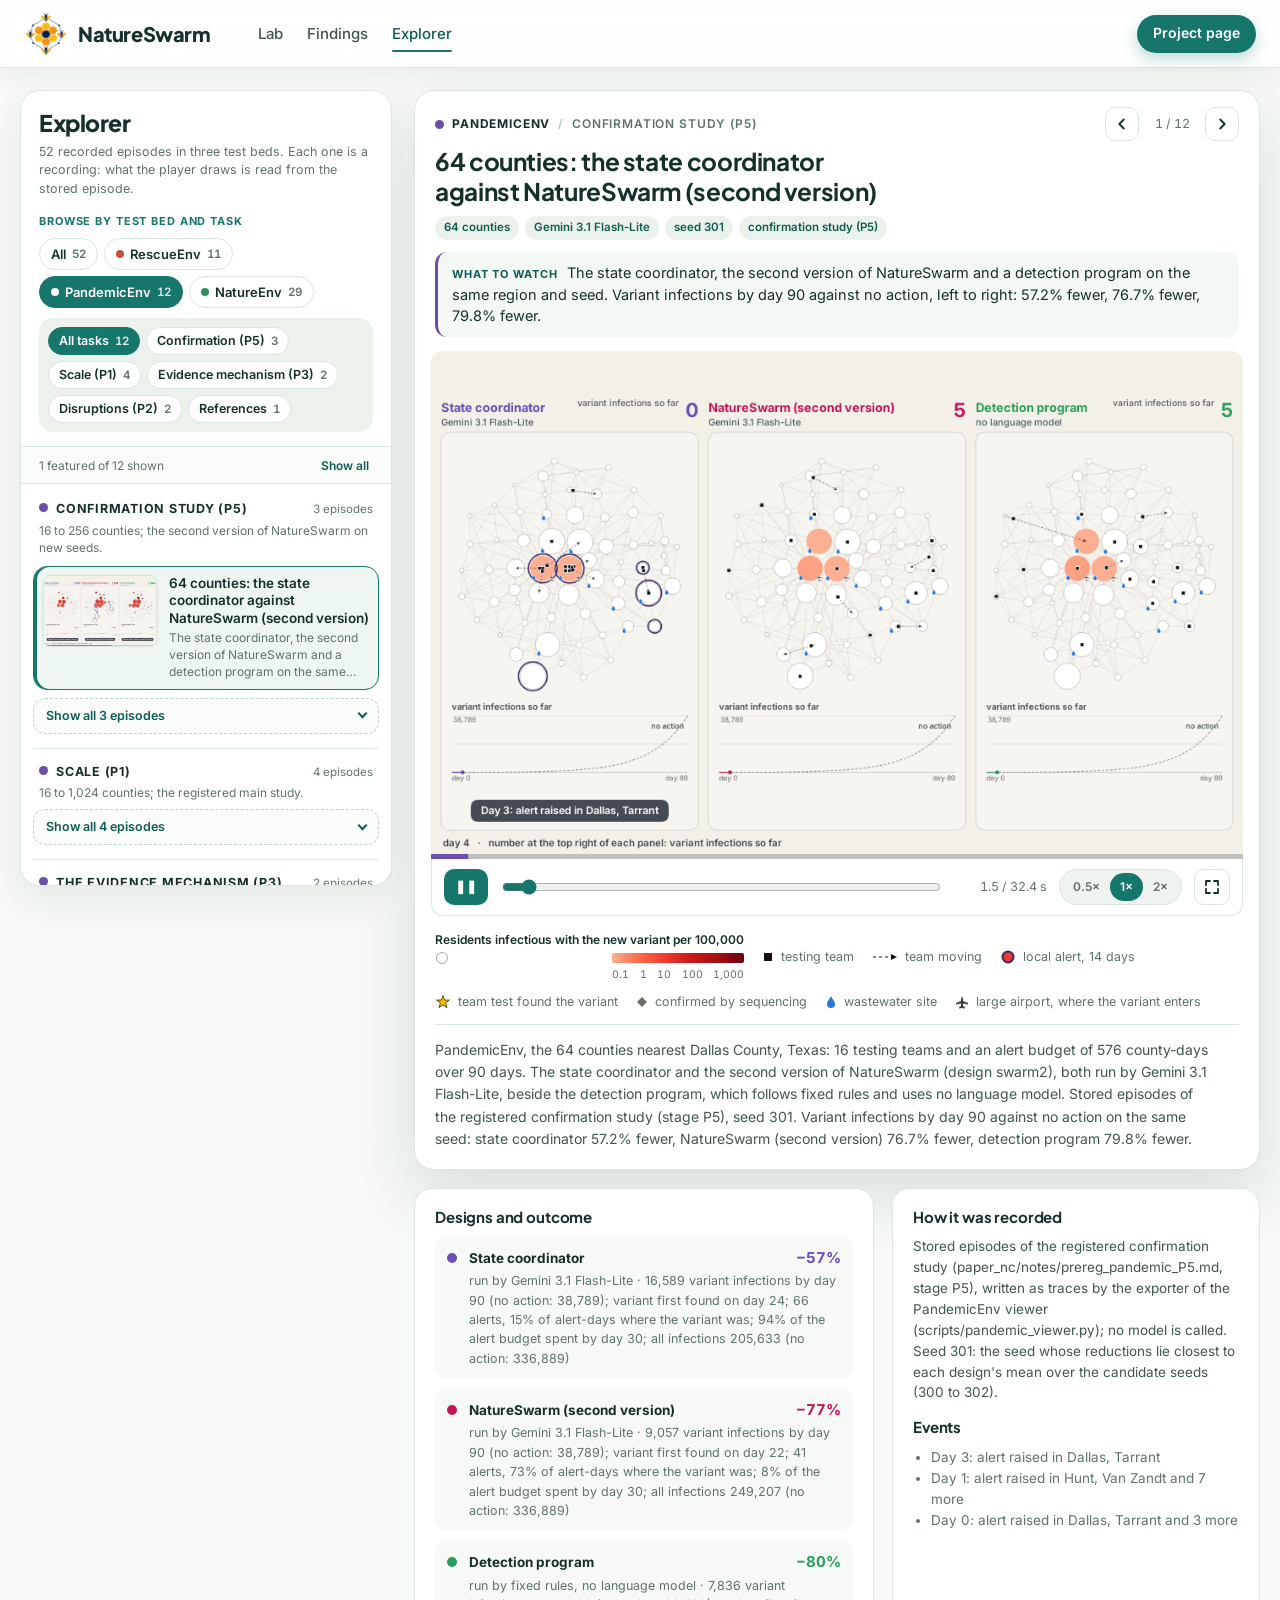
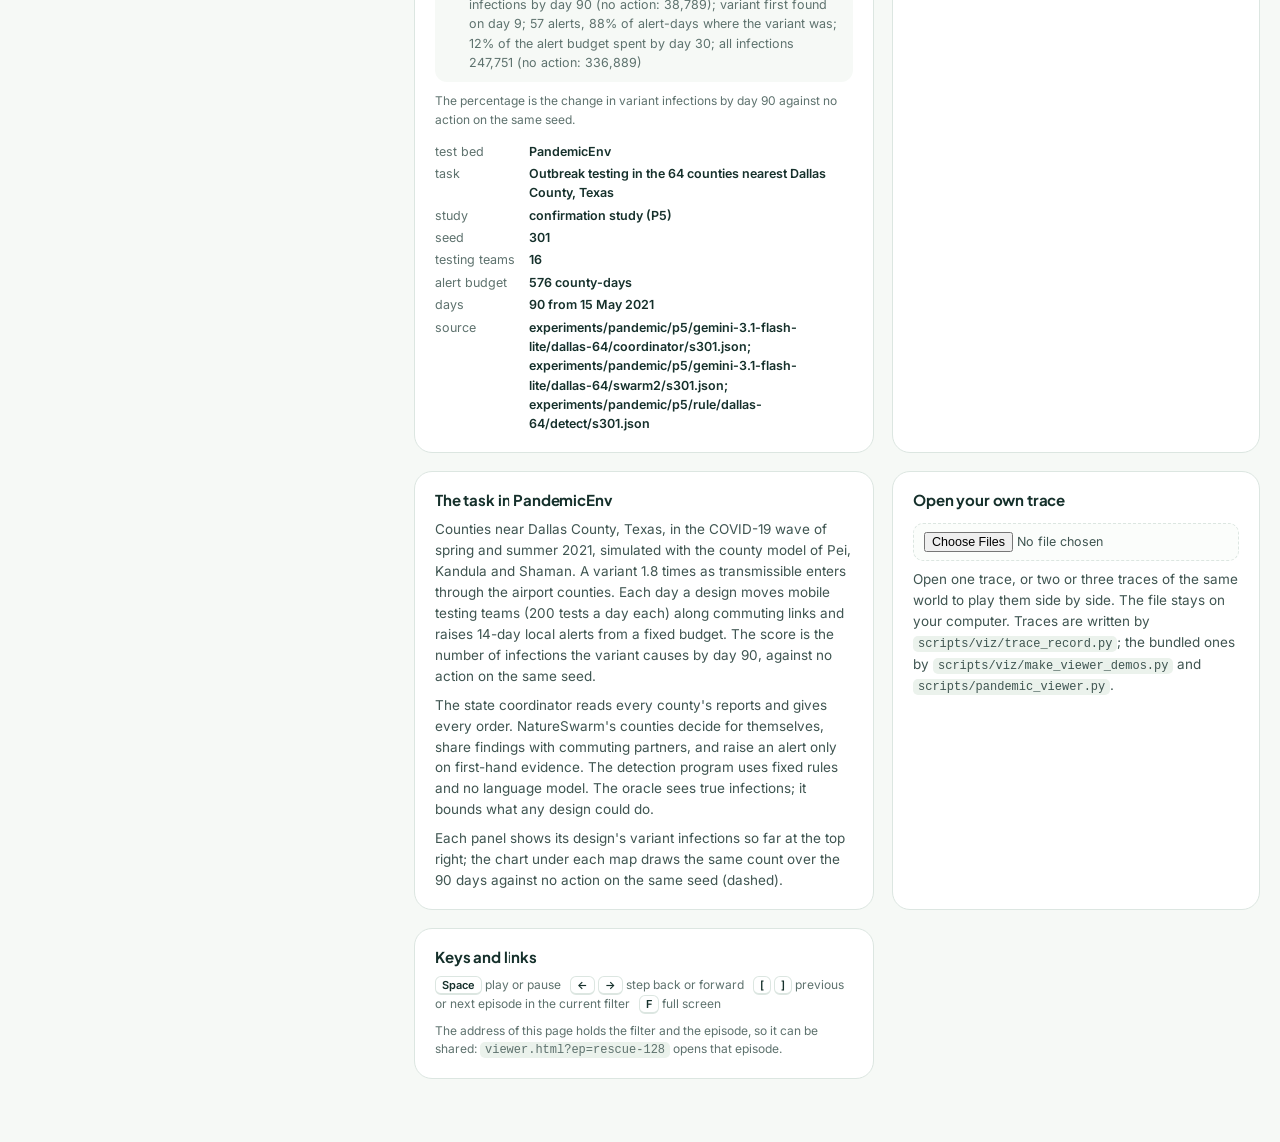
<file: pandemic/index.html>
<!doctype html>
<html lang="en">
<head>
<meta charset="utf-8">
<meta name="viewport" content="width=device-width, initial-scale=1">
<title>PandemicEnv recordings · NatureSwarm Explorer</title>
<meta name="robots" content="noindex">
<link rel="canonical" href="../viewer.html?env=pandemic">
<!-- The PandemicEnv viewer (experiments/pandemic/viewer) is part of the Explorer: its player is js/natureswarm-player.js
     in this folder, its recordings and their list are in traces/. An address of the old page ending in # and a
     recording's name opens that recording in the Explorer. -->
<script>
(function () {
  var id = decodeURIComponent((location.hash || '').slice(1));
  location.replace('../viewer.html?env=pandemic' + (id ? '&ep=pandemic-' + encodeURIComponent(id) : ''));
})();
</script>
<noscript><meta http-equiv="refresh" content="0; url=../viewer.html?env=pandemic"></noscript>
</head>
<body>
<p>The PandemicEnv recordings are part of the <a href="../viewer.html?env=pandemic">NatureSwarm Explorer</a>.</p>
</body>
</html>
</file>
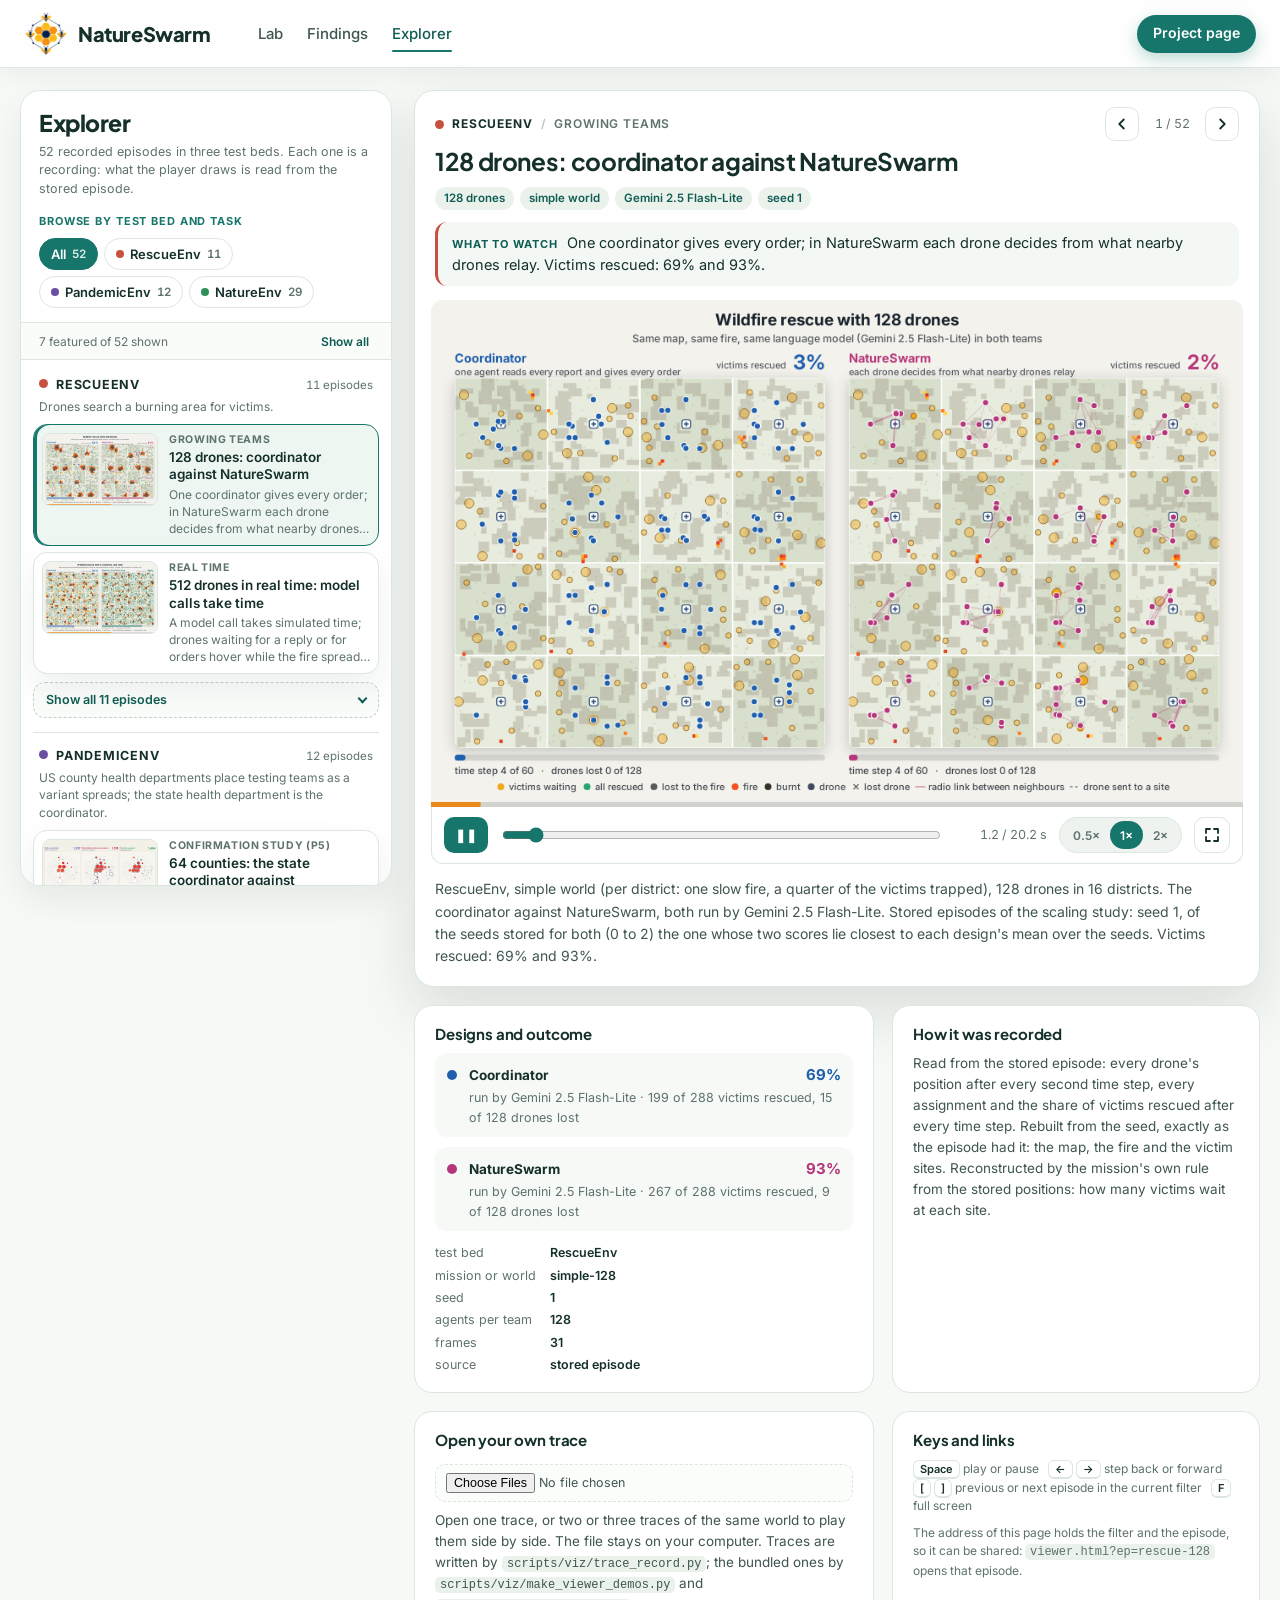
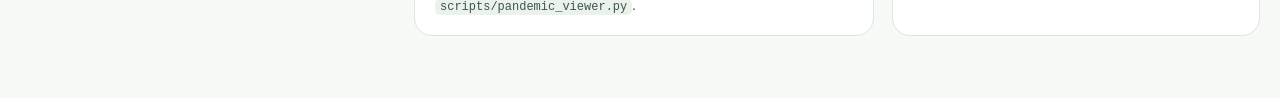
<file: viewer.html>
<!doctype html>
<html lang="en">
<head>
<meta charset="utf-8">
<meta name="viewport" content="width=device-width, initial-scale=1">
<title>NatureSwarm Explorer</title>
<meta name="description" content="Recorded episodes of NatureSwarm and its baselines in three test beds: RescueEnv (wildfire rescue with 8 to 512 drones), PandemicEnv (outbreak testing in 16 to 1,024 US counties) and NatureEnv (nest-site choice, foraging and trails, competition, migration).">
<meta name="author" content="The NatureSwarm authors">
<link rel="icon" type="image/png" href="media/brand/favicon_48.png">
<link rel="stylesheet" href="https://fonts.googleapis.com/css2?family=Inter:wght@400;500;600;700&family=Plus+Jakarta+Sans:wght@500;600;700;800&display=swap">
<link rel="stylesheet" href="css/site.css">
<link rel="stylesheet" href="css/viewer.css">
</head>
<body>
<header class="nav scrolled" id="nav">
  <a class="brand" href="index.html"><img src="media/brand/logo_192.png" alt="" width="44" height="44"><span>NatureSwarm</span></a>
  <nav class="links" aria-label="Pages"><a href="index.html#lab">Lab</a><a href="index.html#findings">Findings</a><a class="active" href="viewer.html" aria-current="page">Explorer</a></nav>
  <div class="nav-cta"><a class="pill solid" href="index.html">Project page</a></div>
</header>

<div class="vw">
  <aside class="vw-list" id="side" aria-label="Recorded episodes">
    <div class="vw-list-head">
      <h1>Explorer</h1>
      <p><span id="count">Recorded</span> episodes in <span id="beds">three test beds</span>. Each one is a recording: what the player draws is read from the stored episode.</p>
      <div class="vw-filter" id="filter">
        <span class="vw-label" id="lab-env">Browse by test bed and task</span>
        <div class="vw-chips" id="envchips" role="group" aria-labelledby="lab-env"></div>
        <div class="vw-chips sub" id="taskchips" role="group" aria-label="Kind of task" hidden></div>
      </div>
      <button class="vw-open" id="open" type="button" aria-expanded="false" aria-controls="list"><span id="open-label">Browse the episodes</span><svg width="12" height="12" viewBox="0 0 12 12" aria-hidden="true"><path d="M2 4.2 6 8.2l4-4" fill="none" stroke="currentColor" stroke-width="1.8" stroke-linecap="round" stroke-linejoin="round"/></svg></button>
    </div>
    <div class="vw-bar"><span id="showing" aria-live="polite"></span><button class="vw-all" id="expand" type="button" aria-pressed="false">Show all</button></div>
    <div class="vw-scroll" id="list"></div>
  </aside>

  <main class="vw-main">
    <figure class="vw-player" id="stage">
      <figcaption class="vw-title">
        <div class="vw-crumb">
          <span class="vw-kicker" id="kicker"><i></i><span>Loading</span></span>
          <div class="vw-pager" role="group" aria-label="Previous or next episode in the current filter">
            <button id="prev" type="button" aria-label="Previous episode"><svg width="14" height="14" viewBox="0 0 14 14" aria-hidden="true"><path d="M8.8 2.5 4.3 7l4.5 4.5" fill="none" stroke="currentColor" stroke-width="1.8" stroke-linecap="round" stroke-linejoin="round"/></svg></button>
            <span id="where" aria-live="polite">&nbsp;</span>
            <button id="next" type="button" aria-label="Next episode"><svg width="14" height="14" viewBox="0 0 14 14" aria-hidden="true"><path d="M5.2 2.5 9.7 7l-4.5 4.5" fill="none" stroke="currentColor" stroke-width="1.8" stroke-linecap="round" stroke-linejoin="round"/></svg></button>
          </div>
        </div>
        <h2 id="title">&nbsp;</h2>
        <div class="vw-tags" id="tags"></div>
        <p class="vw-watch" id="watch" hidden><b>What to watch</b><span id="watch-text"></span></p>
      </figcaption>
      <div class="vw-screen" id="screen">
      <div class="vw-stage">
        <canvas id="canvas" aria-label="Episode animation"></canvas>
        <div class="vw-wait on" id="wait" role="status">Loading the recording…</div>
      </div>
      <div class="vw-controls">
        <button class="pp" id="pp" type="button" aria-label="Play">▶</button>
        <input id="pos" type="range" min="0" max="1000" value="0" aria-label="Position in the recording">
        <span id="clock">0.0 s</span>
        <div class="vw-speed" id="speed" role="group" aria-label="Speed"><button type="button" data-s="0.5" aria-pressed="false">0.5×</button><button type="button" data-s="1" class="on" aria-pressed="true">1×</button><button type="button" data-s="2" aria-pressed="false">2×</button></div>
        <button class="vw-full" id="full" type="button" aria-label="Full screen" aria-pressed="false" hidden><svg width="16" height="16" viewBox="0 0 16 16" aria-hidden="true"><path d="M2 6V2h4M10 2h4v4M14 10v4h-4M6 14H2v-4" fill="none" stroke="currentColor" stroke-width="1.8" stroke-linecap="round" stroke-linejoin="round"/></svg></button>
      </div>
      </div>
      <div class="vw-legend" id="legend" aria-label="Legend of the PandemicEnv maps" hidden>
        <span class="vw-ramp"><b>Residents infectious with the new variant per 100,000</b><svg width="14" height="14" aria-hidden="true"><circle cx="7" cy="7" r="5.5" fill="#fff" stroke="#a9a69c"/></svg><i></i><span></span><small><span>0.1</span><span>1</span><span>10</span><span>100</span><span>1,000</span></small></span>
        <span><svg width="12" height="12" aria-hidden="true"><rect x="2" y="2" width="8" height="8" fill="#111"/></svg>testing team</span>
        <span><svg width="26" height="12" aria-hidden="true"><line x1="1" y1="6" x2="20" y2="6" stroke="#111" stroke-dasharray="3 3"/><path d="M25 6 L19 3 L19 9 Z" fill="#111"/></svg>team moving</span>
        <span><svg width="16" height="16" aria-hidden="true"><circle cx="8" cy="8" r="5.5" fill="#ef3b2c" stroke="#3b2a6b" stroke-width="2"/></svg>local alert, 14 days</span>
        <span><svg width="16" height="16" aria-hidden="true"><path d="M8 1.5 L9.6 6 L14.4 6.1 L10.6 9 L12 13.6 L8 10.9 L4 13.6 L5.4 9 L1.6 6.1 L6.4 6 Z" fill="#f5b700" stroke="#3d3000" stroke-width="0.8"/></svg>team test found the variant</span>
        <span><svg width="12" height="12" aria-hidden="true"><path d="M6 1 L11 6 L6 11 L1 6 Z" fill="#6f6e69"/></svg>confirmed by sequencing</span>
        <span><svg width="12" height="14" aria-hidden="true"><path d="M6 1 C7 4 10 6 10 9 A4 4 0 0 1 2 9 C2 6 5 4 6 1 Z" fill="#2a78d6"/></svg>wastewater site</span>
        <span><svg width="14" height="14" aria-hidden="true"><path d="M7 1 L8 4 L8 6 L13 8 L13 9.5 L8 8.5 L8 11 L10 12.5 L10 13.5 L7 13 L4 13.5 L4 12.5 L6 11 L6 8.5 L1 9.5 L1 8 L6 6 L6 4 Z" fill="#3d3c39"/></svg>large airport, where the variant enters</span>
      </div>
      <p class="vw-what" id="about"></p>
    </figure>

    <div class="vw-cols">
      <section class="vw-card">
        <h3>Designs and outcome</h3>
        <div class="vw-teams" id="teams"></div>
        <p class="vw-note" id="outcome-note" hidden>The percentage is the change in variant infections by day 90 against no action on the same seed.</p>
        <dl class="vw-facts" id="facts"></dl>
      </section>
      <section class="vw-card">
        <h3>How it was recorded</h3>
        <p id="method"></p>
        <div id="evbox" hidden><h3 class="vw-h3b">Events</h3><ul class="vw-events" id="events"></ul></div>
      </section>
      <section class="vw-card" id="taskcard" hidden>
        <h3>The task in PandemicEnv</h3>
        <p>Counties near Dallas County, Texas, in the COVID-19 wave of spring and summer 2021, simulated with the county model of Pei, Kandula and Shaman. A variant 1.8 times as transmissible enters through the airport counties. Each day a design moves mobile testing teams (200 tests a day each) along commuting links and raises 14-day local alerts from a fixed budget. The score is the number of infections the variant causes by day 90, against no action on the same seed.</p>
        <p>The state coordinator reads every county's reports and gives every order. NatureSwarm's counties decide for themselves, share findings with commuting partners, and raise an alert only on first-hand evidence. The detection program uses fixed rules and no language model. The oracle sees true infections; it bounds what any design could do.</p>
        <p>Each panel shows its design's variant infections so far at the top right; the chart under each map draws the same count over the 90 days against no action on the same seed (dashed).</p>
      </section>
      <section class="vw-card">
        <h3>Open your own trace</h3>
        <input id="file" type="file" accept=".json,application/json" multiple aria-label="Open trace files">
        <p>Open one trace, or two or three traces of the same world to play them side by side. The file stays on your computer. Traces are written by <code>scripts/viz/trace_record.py</code>; the bundled ones by <code>scripts/viz/make_viewer_demos.py</code> and <code>scripts/pandemic_viewer.py</code>.</p>
      </section>
      <section class="vw-card">
        <h3>Keys and links</h3>
        <p class="vw-keys"><kbd>Space</kbd> play or pause &nbsp; <kbd>←</kbd> <kbd>→</kbd> step back or forward &nbsp; <kbd>[</kbd> <kbd>]</kbd> previous or next episode in the current filter &nbsp; <kbd>F</kbd> full screen</p>
        <p class="vw-keys">The address of this page holds the filter and the episode, so it can be shared: <code>viewer.html?ep=rescue-128</code> opens that episode.</p>
      </section>
    </div>
  </main>
</div>

<script src="js/natureswarm-player.js"></script>
<script src="js/trace-pack.js"></script>
<script src="js/viewer.js"></script>
</body>
</html>
</file>
<file: css/site.css>
/* NatureSwarm project page. Light, botanical identity: alabaster ground, pine ink, teal for actions, honey kept to
   the logo and the hero artwork. One look by design (no dark variant). Author: Kunlun Zhu.
   The first part holds what the project page and the Explorer (viewer.html) share: tokens, base type, the navigation
   bar, buttons, the hero and the plain sections. The second part holds the blocks that only the project page has. */
:root {
  --bg: #f6f9f6; --surface: #ffffff; --sky: #e6f0f3; --sage: #ebf2ec;
  --ink: #15302b; --text: #3f5551; --muted: #5e726e; --line: #dce6e1;
  --teal: #17766b; --teal-d: #0f5c53; --coral: #c8503f; --honey: #e7a21b; --night: #10231f;
  --radius: 20px; --shadow: 0 14px 34px rgba(21, 48, 43, 0.07); --shadow-lg: 0 24px 60px rgba(21, 48, 43, 0.13);
  --display: "Plus Jakarta Sans", "Inter", "Helvetica Neue", Arial, sans-serif;
  --body: "Inter", "Helvetica Neue", Helvetica, Arial, sans-serif;
  --wrap: 1180px; --ease: cubic-bezier(0.22, 1, 0.36, 1);
  color-scheme: light;
}
* { box-sizing: border-box; }
html { scroll-behavior: smooth; scroll-padding-top: 84px; }
body { margin: 0; font-family: var(--body); font-size: 17px; line-height: 1.6; color: var(--text); background: var(--bg); -webkit-font-smoothing: antialiased; }
img { max-width: 100%; display: block; }
a { color: inherit; }
button { font: inherit; color: inherit; }
h1, h2, h3, h4 { font-family: var(--display); color: var(--ink); margin: 0; text-wrap: balance; }
h2 { font-size: clamp(28px, 3.3vw, 40px); line-height: 1.16; font-weight: 700; letter-spacing: -0.02em; }
h2.light { font-weight: 600; font-size: clamp(26px, 2.9vw, 36px); }
h3 { font-size: 19px; line-height: 1.3; font-weight: 700; letter-spacing: -0.01em; }
p { margin: 0; }
code, pre { font-family: ui-monospace, SFMono-Regular, Menlo, Consolas, monospace; }
:focus-visible { outline: 3px solid rgba(23, 118, 107, 0.55); outline-offset: 3px; border-radius: 6px; }

.wrap { max-width: var(--wrap); margin: 0 auto; padding-left: max(24px, env(safe-area-inset-left, 0px)); padding-right: max(24px, env(safe-area-inset-right, 0px)); }
.wrap.narrow { max-width: 1000px; }
.band { padding-block: 92px; }
.band.sky { background: var(--sky); }
.band.sage { background: var(--sage); }
.label { display: inline-block; margin-bottom: 14px; font-size: 12.5px; font-weight: 700; letter-spacing: 0.09em; text-transform: uppercase; color: var(--teal-d); }
.head { text-align: center; max-width: 800px; margin: 0 auto 44px; }
.head h2::after { content: ""; display: block; width: 46px; height: 3px; border-radius: 3px; background: var(--teal); margin: 18px auto 0; }
.sub { margin-top: 16px; font-size: 18px; color: var(--muted); }

/* ------------------------------------------------------------------ navigation */
.nav { position: sticky; top: env(safe-area-inset-top, 0px); z-index: 40; display: flex; align-items: center; gap: 28px; height: 68px;
  padding-left: max(24px, env(safe-area-inset-left, 0px)); padding-right: max(24px, env(safe-area-inset-right, 0px));
  background: rgba(255, 255, 255, 0.86); backdrop-filter: saturate(1.4) blur(14px); -webkit-backdrop-filter: saturate(1.4) blur(14px);
  border-bottom: 1px solid transparent; transition: border-color 0.3s, box-shadow 0.3s; }
.nav.scrolled { border-bottom-color: var(--line); box-shadow: 0 6px 24px rgba(21, 48, 43, 0.06); }
body::before { content: ""; position: fixed; inset: 0 0 auto; height: env(safe-area-inset-top, 0px); z-index: 50; background: #fff; }
.brand { display: inline-flex; align-items: center; gap: 10px; text-decoration: none; font-family: var(--display); font-weight: 800; font-size: 20px; letter-spacing: -0.02em; color: var(--ink); }
.links { display: flex; gap: 2px; margin-left: 8px; }
.links a { position: relative; padding: 8px 11px; border-radius: 10px; text-decoration: none; font-size: 15px; font-weight: 500; color: var(--text); white-space: nowrap; transition: color 0.2s, background 0.2s; }
.links a:hover { color: var(--ink); background: rgba(23, 118, 107, 0.07); }
.links a.active { color: var(--teal-d); }
.links a.active::after { content: ""; position: absolute; left: 11px; right: 11px; bottom: 2px; height: 2px; border-radius: 2px; background: var(--teal); }
.nav-cta { margin-left: auto; display: flex; align-items: center; gap: 10px; }
.pill { display: inline-flex; align-items: center; height: 38px; padding: 0 16px; border-radius: 999px; text-decoration: none; font-size: 14px; font-weight: 600; white-space: nowrap; transition: transform 0.2s var(--ease), box-shadow 0.2s, background 0.2s; }
.pill.ghost { border: 1px solid var(--line); color: var(--ink); background: #fff; }
.pill.solid { background: var(--teal); color: #fff; box-shadow: 0 6px 16px rgba(23, 118, 107, 0.28); }
.pill:hover { transform: translateY(-1px); }
.pill.solid:hover { background: var(--teal-d); }

/* ------------------------------------------------------------------ hero */
.hero { position: relative; overflow: hidden; min-height: 640px; display: grid; place-items: center; padding-block: 72px 128px; isolation: isolate; }
.hero-art { position: absolute; inset: -3%; z-index: -3; background: url("../media/brand/hero.jpg") center 42% / cover no-repeat; animation: drift 38s ease-in-out infinite alternate; }
.hero::before { content: ""; position: absolute; inset: 0; z-index: -2;
  background: radial-gradient(ellipse 68% 74% at 50% 47%, rgba(246, 249, 246, 0.97) 0%, rgba(246, 249, 246, 0.9) 42%, rgba(246, 249, 246, 0) 78%); }
.hero::after { content: ""; position: absolute; inset: auto 0 0; height: 170px; z-index: -1; background: linear-gradient(180deg, rgba(246, 249, 246, 0) 0%, var(--bg) 88%); }
#hero-swarm { position: absolute; inset: 0; width: 100%; height: 100%; z-index: -1; pointer-events: none; }
.hero-inner { max-width: 1000px; text-align: center; padding-left: max(24px, env(safe-area-inset-left, 0px)); padding-right: max(24px, env(safe-area-inset-right, 0px)); }
.eyebrow { display: inline-flex; align-items: center; gap: 9px; margin-bottom: 22px; padding: 7px 14px; border-radius: 999px; background: rgba(255, 255, 255, 0.9); border: 1px solid var(--line); font-size: 13px; font-weight: 600; color: var(--teal-d); box-shadow: 0 4px 14px rgba(21, 48, 43, 0.06); }
.eyebrow .dot { flex: none; width: 8px; height: 8px; border-radius: 50%; background: var(--honey); box-shadow: 0 0 0 0 rgba(231, 162, 27, 0.5); animation: pulse 2.4s infinite; }
h1 { font-size: clamp(29px, 3.9vw, 48px); line-height: 1.12; font-weight: 800; letter-spacing: -0.032em; }
.hero h1 { max-width: 20.5em; margin-inline: auto; }
.lede { margin: 22px auto 0; max-width: 43em; font-size: clamp(16.5px, 1.45vw, 19px); color: var(--text); }
.hero-cta { margin-top: 28px; display: flex; flex-wrap: wrap; justify-content: center; gap: 12px; }
.btn { display: inline-flex; align-items: center; gap: 9px; height: 48px; padding: 0 24px; border-radius: 999px; border: 1px solid transparent; text-decoration: none; font-weight: 600; font-size: 15.5px; cursor: pointer; transition: transform 0.25s var(--ease), box-shadow 0.25s, background 0.2s, border-color 0.2s; }
.btn.primary { background: var(--teal); color: #fff; box-shadow: 0 10px 24px rgba(23, 118, 107, 0.32); }
.btn.primary:hover { background: var(--teal-d); transform: translateY(-2px); box-shadow: 0 14px 30px rgba(23, 118, 107, 0.36); }
.btn svg { flex: none; transition: transform 0.25s var(--ease); }
.btn:hover svg { transform: translateX(3px); }
.hero-cta .btn.primary:hover svg { transform: translateY(3px); }
.btn.outline { background: #fff; border-color: var(--line); color: var(--ink); }
.btn.outline:hover { border-color: var(--teal); color: var(--teal-d); transform: translateY(-2px); }
.hero-links { margin-top: 18px; display: flex; flex-wrap: wrap; justify-content: center; gap: 10px; }
.chip { display: inline-flex; align-items: center; gap: 7px; height: 36px; padding: 0 14px; border-radius: 10px; background: #fff; border: 1px solid var(--line); text-decoration: none; font-size: 14px; font-weight: 600; color: var(--ink); box-shadow: 0 4px 12px rgba(21, 48, 43, 0.06); transition: transform 0.2s var(--ease), border-color 0.2s, color 0.2s; }
a.chip:hover { transform: translateY(-2px); border-color: var(--teal); color: var(--teal-d); }
.chip.off { color: var(--muted); box-shadow: none; }
.byline { margin: 26px auto 0; max-width: 54em; font-size: 15px; font-weight: 600; color: var(--ink); line-height: 1.75; text-wrap: balance; }
.byline span, .affil span { white-space: nowrap; }
.byline sup, .affil sup, .cite-authors sup, .cite-affil sup { font-size: 0.68em; font-weight: 600; color: var(--muted); line-height: 0; }
.affil { margin: 8px auto 0; max-width: 60em; font-size: 13.5px; color: var(--muted); display: flex; flex-wrap: wrap; justify-content: center; gap: 2px 16px; }
.affil.marks { margin-top: 4px; font-size: 12.5px; }

.facts { position: relative; z-index: 2; margin-top: -72px; }
.facts-row { display: grid; grid-template-columns: repeat(5, minmax(0, 1fr)); margin: 0 auto; max-width: 1080px; background: var(--surface); border: 1px solid var(--line); border-radius: var(--radius); box-shadow: var(--shadow); padding-block: 20px; }
.facts-row > div { display: flex; flex-direction: column-reverse; justify-content: flex-end; text-align: center; padding: 4px 12px; border-left: 1px solid var(--line); }
.facts-row > div:first-child { border-left: 0; }
.facts-row dd { margin: 0; font-family: var(--display); font-size: 24px; font-weight: 800; color: var(--ink); letter-spacing: -0.02em; font-variant-numeric: tabular-nums; white-space: nowrap; }
.facts-row dt { font-size: 13.5px; color: var(--muted); }

/* ------------------------------------------------------------------ plain sections */
.split { display: grid; grid-template-columns: minmax(0, 5fr) minmax(0, 6fr); gap: 56px; align-items: start; }
.prose p + p { margin-top: 16px; }
.prose strong, .prose-p strong { color: var(--ink); }
.prose-p { margin-top: 16px; }
.cards { display: grid; gap: 22px; }
.cards.three { grid-template-columns: repeat(3, minmax(0, 1fr)); }
.card { background: var(--surface); border: 1px solid var(--line); border-radius: var(--radius); padding: 26px; box-shadow: var(--shadow); }
.card p { margin-top: 8px; font-size: 15.5px; color: var(--muted); }
.seg { display: inline-flex; padding: 4px; border-radius: 999px; background: #eef3f0; border: 1px solid var(--line); align-self: flex-start; }
.seg button { height: 36px; padding: 0 16px; border: 0; border-radius: 999px; background: transparent; font-size: 14px; font-weight: 600; color: var(--muted); cursor: pointer; transition: background 0.25s, color 0.25s, box-shadow 0.25s; }
.seg button.on { background: #fff; color: var(--ink); box-shadow: 0 3px 10px rgba(21, 48, 43, 0.12); }
.seg.small button { height: 30px; padding: 0 12px; font-size: 13px; }
input[type=range] { accent-color: var(--teal); width: 100%; }
.ctl { width: 40px; height: 40px; flex: none; display: grid; place-items: center; border-radius: 50%; border: 1px solid var(--line); background: #fff; color: var(--ink); cursor: pointer; transition: background 0.2s, color 0.2s, border-color 0.2s, transform 0.2s var(--ease); }
.ctl:hover { background: var(--teal); border-color: var(--teal); color: #fff; transform: scale(1.06); }
.time { font-size: 13px; color: var(--muted); font-variant-numeric: tabular-nums; min-width: 92px; text-align: right; }

/* ------------------------------------------------------------------ findings */
.finding { display: grid; grid-template-columns: minmax(0, 5fr) minmax(0, 7fr); gap: 48px; align-items: center; padding-block: 34px; border-top: 1px solid #d5e2da; }
.finding:first-of-type { border-top: 0; padding-top: 4px; }
.finding.flip .f-text { order: 2; }
.f-num { display: block; font-family: var(--display); font-size: 15px; font-weight: 800; letter-spacing: 0.08em; color: var(--teal-d); margin-bottom: 10px; }
.f-text h3 { font-size: clamp(21px, 2.1vw, 26px); line-height: 1.22; }
.f-text p { margin-top: 12px; font-size: 16px; }
.f-text a { color: var(--teal-d); font-weight: 600; }
.zoom { display: block; width: 100%; padding: 18px; border: 1px solid var(--line); border-radius: var(--radius); background: #fff; box-shadow: var(--shadow); cursor: zoom-in; text-align: left; transition: transform 0.35s var(--ease), box-shadow 0.35s; }
.zoom:hover { transform: translateY(-4px); box-shadow: var(--shadow-lg); }
.zoom img { width: 100%; height: auto; }
.zoom span { display: inline-block; margin-top: 12px; padding: 4px 11px; border-radius: 999px; background: #eef3f0; font-size: 12.5px; font-weight: 600; color: var(--muted); }

/* ------------------------------------------------------------------ method */
.tb-k { display: inline-block; margin-bottom: 12px; padding: 4px 12px; border-radius: 999px; background: #e6f1ee; color: var(--teal-d); font-size: 12.5px; font-weight: 700; letter-spacing: 0.04em; }
.designs { margin-top: 22px; display: grid; grid-template-columns: repeat(4, minmax(0, 1fr)); gap: 0; background: var(--surface); border: 1px solid var(--line); border-radius: var(--radius); box-shadow: var(--shadow); }
.design { padding: 26px; border-left: 1px solid var(--line); }
.design:first-child { border-left: 0; }
.design p { margin-top: 8px; font-size: 14.5px; color: var(--muted); }
.swatch { display: block; width: 34px; height: 6px; border-radius: 6px; margin-bottom: 16px; }
.swatch.c1 { background: #1f5fae; } .swatch.c2 { background: #b9770a; } .swatch.c3 { background: #b5367a; } .swatch.c4 { background: linear-gradient(90deg, #1f5fae 0 50%, #b5367a 50% 100%); }
.wide-fig img { max-height: 520px; object-fit: contain; margin: 0 auto; }

/* ------------------------------------------------------------------ video, code, cite, team */
.video-shell { border-radius: 22px; overflow: hidden; box-shadow: var(--shadow-lg); border: 1px solid rgba(21, 48, 43, 0.1); background: var(--night); }
video { width: 100%; height: auto; aspect-ratio: 16 / 9; display: block; background: var(--night); }
.video-note { margin-top: 16px; display: flex; flex-wrap: wrap; align-items: center; justify-content: center; gap: 10px; font-size: 14.5px; color: var(--muted); }
.row-links { margin-top: 26px; display: flex; flex-wrap: wrap; gap: 12px; }
.terminal { border-radius: var(--radius); overflow: hidden; background: var(--night); box-shadow: var(--shadow-lg); min-width: 0; }
.term-bar { display: flex; align-items: center; gap: 7px; padding: 12px 16px; background: #0b1a17; color: #9fb7b0; font-size: 12.5px; font-weight: 600; }
.term-bar i { width: 11px; height: 11px; border-radius: 50%; background: #2c463f; }
.term-bar span { margin-left: 8px; }
.term-bar.light { background: #f3f7f5; color: var(--muted); border-bottom: 1px solid var(--line); }
.copy { margin-left: auto; height: 28px; padding: 0 12px; border-radius: 999px; border: 1px solid rgba(255, 255, 255, 0.3); background: transparent; color: inherit; font-size: 12.5px; font-weight: 600; cursor: pointer; transition: background 0.2s, color 0.2s; }
.copy:hover, .copy.done { background: var(--teal); border-color: var(--teal); color: #fff; }
.term-bar.light .copy { border-color: #c5d3cd; }
pre { margin: 0; padding: 20px 22px; overflow-x: auto; font-size: 13.5px; line-height: 1.75; color: #d9ece6; }
.bib { border-radius: var(--radius); overflow: hidden; background: #fff; border: 1px solid var(--line); box-shadow: var(--shadow); min-width: 0; }
.bib pre { color: var(--ink); }
.avatar { width: 52px; height: 52px; border-radius: 50%; display: grid; place-items: center; background: var(--teal); color: #fff; font-family: var(--display); font-weight: 800; }
.team-group { margin-top: 34px; }
.team-group:first-of-type { margin-top: 0; }
.team-group h3 { font-size: 13px; letter-spacing: 0.09em; text-transform: uppercase; color: var(--muted); margin-bottom: 14px; }
.people { display: grid; grid-template-columns: repeat(3, minmax(0, 1fr)); gap: 16px; }
.person-card { display: flex; align-items: center; gap: 14px; padding: 16px 18px; background: var(--surface); border: 1px solid var(--line); border-radius: 16px; box-shadow: var(--shadow); }
.person-card b { display: block; font-family: var(--display); color: var(--ink); font-size: 16.5px; }
.person-card span { font-size: 13.5px; color: var(--muted); }
.person-card div > span:not(.role) { display: block; }
.person-card .avatar { flex: none; width: 50px; height: 50px; font-size: 15px; color: #fff; }
.avatar.core { background: var(--teal); } .avatar.mid { background: #4f7f77; } .avatar.adv { background: #24558f; }
.person-card img.avatar { display: block; object-fit: cover; background: #e6efeb; }
.person-card b a { color: inherit; text-decoration: none; background: linear-gradient(var(--teal), var(--teal)) 0 100% / 100% 1.5px no-repeat; padding-bottom: 1px; transition: color 0.15s ease; }
.person-card b a:hover { color: var(--teal-d); }
.role { display: inline-block; margin: 6px 6px 0 0; padding: 2px 9px; border-radius: 999px; background: #e6f1ee; color: var(--teal-d) !important; font-size: 11.5px !important; font-weight: 700; }
.corr { margin-top: 30px; text-align: center; font-size: 15px; }
.mail { font-family: ui-monospace, SFMono-Regular, Menlo, Consolas, monospace; font-size: 14px; color: var(--ink); user-select: all; }
footer { padding-block: 34px; background: #fff; border-top: 1px solid var(--line); }
.foot { display: flex; flex-wrap: wrap; align-items: center; justify-content: space-between; gap: 14px; }
.foot p { font-size: 13.5px; color: var(--muted); max-width: 70ch; }
.foot .brand { font-size: 17px; }

.to-top { position: fixed; right: max(20px, env(safe-area-inset-right, 0px)); bottom: calc(20px + env(safe-area-inset-bottom, 0px)); z-index: 30; width: 44px; height: 44px; display: grid; place-items: center; border: 0; border-radius: 50%; background: var(--teal); color: #fff; box-shadow: 0 10px 24px rgba(23, 118, 107, 0.35); cursor: pointer; opacity: 0; transform: translateY(12px); pointer-events: none; transition: opacity 0.3s, transform 0.3s var(--ease); }
.to-top.show { opacity: 1; transform: none; pointer-events: auto; }
.lightbox { border: 0; padding: 0; background: transparent; max-width: 96vw; max-height: 94vh; overflow: visible; }
.lightbox::backdrop { background: rgba(16, 35, 31, 0.78); backdrop-filter: blur(4px); }
.lightbox img { max-width: 94vw; max-height: 90vh; border-radius: 14px; background: #fff; padding: 14px; }
.lightbox .close { position: absolute; top: 8px; right: 8px; width: 40px; height: 40px; border: 0; border-radius: 50%; background: var(--night); color: #fff; font-size: 22px; line-height: 1; cursor: pointer; }

/* ------------------------------------------------------------------ motion */
.js .reveal { opacity: 0; transform: translateY(18px); transition: opacity 0.7s var(--ease), transform 0.7s var(--ease); }
.js .reveal.in { opacity: 1; transform: none; }
@keyframes drift { from { transform: scale(1) translate3d(0, 0, 0); } to { transform: scale(1.06) translate3d(-1.2%, -0.8%, 0); } }
@keyframes pulse { 0% { box-shadow: 0 0 0 0 rgba(231, 162, 27, 0.55); } 70% { box-shadow: 0 0 0 9px rgba(231, 162, 27, 0); } 100% { box-shadow: 0 0 0 0 rgba(231, 162, 27, 0); } }
@media (prefers-reduced-motion: reduce) {
  html { scroll-behavior: auto; }
  .hero-art, .eyebrow .dot { animation: none; }
  .js .reveal { opacity: 1; transform: none; transition: none; }
  .zoom:hover, .btn:hover, .chip:hover, .pill:hover, .ctl:hover, .btn:hover svg { transform: none; }
  * { transition-duration: 0.01ms !important; animation-duration: 0.01ms !important; animation-iteration-count: 1 !important; }
}

@media (max-width: 1180px) {
  .links a { padding: 8px 8px; font-size: 14.5px; }
  .nav { gap: 16px; }
}
@media (max-width: 1040px) {
  .links { display: none; }
  .designs { grid-template-columns: repeat(2, minmax(0, 1fr)); }
  .design:nth-child(3) { border-left: 0; }
  .design:nth-child(n+3) { border-top: 1px solid var(--line); }
}
@media (max-width: 960px) {
  .split, .finding { grid-template-columns: minmax(0, 1fr); }
  .finding.flip .f-text { order: 0; }
  .cards.three, .people { grid-template-columns: minmax(0, 1fr); }
  .band { padding-block: 60px; }
  .split { gap: 26px; } .finding { gap: 22px; }
  .hero { min-height: 560px; padding-block: 48px 112px; }
  .hero-art { background-image: url("../media/brand/hero_tall.jpg"); background-position: center; }
  .hero::before { background: radial-gradient(ellipse 96% 80% at 50% 46%, rgba(246, 249, 246, 0.97) 0%, rgba(246, 249, 246, 0.93) 55%, rgba(246, 249, 246, 0.2) 100%); }
  .facts-row { grid-template-columns: repeat(6, minmax(0, 1fr)); row-gap: 14px; }
  .facts-row > div { grid-column: span 2; }
  .facts-row > div:nth-child(n+4) { grid-column: span 3; }
  .facts-row > div:nth-child(4) { border-left: 0; }
  .time { display: none; }
}
@media (max-width: 560px) {
  .nav { gap: 10px; } .pill.ghost { display: none; }
  .wrap { padding-left: max(16px, env(safe-area-inset-left, 0px)); padding-right: max(16px, env(safe-area-inset-right, 0px)); }
  .hero-inner { padding-left: 16px; padding-right: 16px; }
  .designs { grid-template-columns: minmax(0, 1fr); }
  .design { border-left: 0; border-top: 1px solid var(--line); } .design:first-child { border-top: 0; }
  .byline { font-size: 14px; } .affil { font-size: 12.5px; gap: 2px 12px; }
  .btn { height: 46px; padding: 0 20px; }
  .facts-row dd { font-size: 20px; } .facts-row dt { font-size: 12.5px; }
  pre { font-size: 12.5px; padding: 16px; }
}

/* ====================================================================================================================
   The blocks that only the project page has (the Explorer uses none of the classes below).
   The page leads with pictures and numbers: one headline and at most one line per block, then the visual. Longer
   explanations sit in closed "Details" blocks (details.more). One card style throughout (white surface, hairline
   border, soft shadow); the designs keep one colour each: coordinator blue, NatureSwarm magenta, response-threshold
   drones green, single-mechanism designs amber.
   ==================================================================================================================== */
:root { --co: #1f5fae; --ns: #b5367a; --rt: #1c9e6b; --one: #b9770a; --soft: #f5f8f6; }
/* on the two tinted grounds the muted grey is one step darker, so that small text keeps a contrast of 4.5 to 1 */
.band.sage, .band.sky { --muted: #53676a; }

.vh { position: absolute; width: 1px; height: 1px; margin: -1px; padding: 0; overflow: hidden; clip-path: inset(50%); white-space: nowrap; border: 0; }
.skip { position: absolute; left: 12px; top: -80px; z-index: 100; padding: 10px 16px; border-radius: 10px; background: #fff; border: 1px solid var(--line); color: var(--ink); font-weight: 600; text-decoration: none; box-shadow: var(--shadow); }
.skip:focus { top: 12px; }
.anchor { display: block; position: relative; top: -96px; height: 0; }
[hidden] { display: none !important; }
.head .sub { font-size: 18.5px; color: var(--text); text-wrap: balance; }

/* ------------------------------------------------------------------ menu of sections on narrow screens */
.menu { display: none; position: relative; }
.menu summary { list-style: none; width: 40px; height: 40px; display: grid; place-items: center; border-radius: 50%; border: 1px solid var(--line); background: #fff; color: var(--ink); cursor: pointer; }
.menu summary::-webkit-details-marker { display: none; }
.menu nav { position: absolute; right: 0; top: 50px; min-width: 210px; display: grid; padding: 8px; background: #fff; border: 1px solid var(--line); border-radius: 16px; box-shadow: var(--shadow-lg); }
.menu nav a { padding: 10px 12px; border-radius: 10px; text-decoration: none; font-size: 15px; font-weight: 600; color: var(--ink); }
.menu nav a:hover { background: var(--soft); color: var(--teal-d); }
@media (max-width: 1040px) { .menu { display: block; } }

/* ------------------------------------------------------------------ "Details": the one place for longer text */
details.more { margin-top: 14px; }
details.more > summary { display: inline-flex; align-items: center; gap: 8px; min-height: 32px; padding: 3px 14px; border-radius: 999px; border: 1px solid #cfdcd6; background: #fff; font-size: 13.5px; font-weight: 600; color: var(--teal-d); cursor: pointer; list-style: none; user-select: none; transition: border-color 0.2s, background 0.2s; }
details.more > summary::-webkit-details-marker { display: none; }
details.more > summary::after { content: ""; flex: none; width: 7px; height: 7px; border-right: 2px solid currentColor; border-bottom: 2px solid currentColor; transform: translateY(-2px) rotate(45deg); transition: transform 0.2s; }
details.more[open] > summary::after { transform: translateY(1px) rotate(-135deg); }
details.more > summary:hover { border-color: var(--teal); }
details.more > :not(summary) { margin-top: 10px; max-width: 76ch; font-size: 15px; line-height: 1.55; color: var(--text); }
details.more b { color: var(--ink); }
details.more a { color: var(--teal-d); font-weight: 600; }

.figref { display: inline-flex; align-items: center; min-height: 28px; padding: 2px 11px; border-radius: 999px; border: 1px solid #cfdcd6; background: var(--soft); font-family: var(--body); font-size: 13px; font-weight: 600; color: var(--teal-d); cursor: zoom-in; vertical-align: baseline; white-space: nowrap; transition: border-color 0.2s, background 0.2s; }
.figref:hover { border-color: var(--teal); background: #fff; }
span.figref { cursor: default; }
.refs { margin-top: 12px; display: flex; flex-wrap: wrap; align-items: center; gap: 6px 8px; }
.refs .btn { height: 44px; }
.more-link { display: inline-flex; align-items: center; gap: 6px; font-weight: 600; color: var(--teal-d); text-decoration: none; white-space: nowrap; }
.more-link:hover { text-decoration: underline; }

/* ------------------------------------------------------------------ results at a glance */
.glance { position: relative; z-index: 2; margin-top: -84px; }
.g-row { display: grid; grid-template-columns: repeat(4, minmax(0, 1fr)); gap: 16px; }
.g-tile { display: flex; flex-direction: column; min-width: 0; padding: 16px 18px 18px; background: var(--surface); border: 1px solid var(--line); border-radius: var(--radius); box-shadow: var(--shadow); text-decoration: none; transition: transform 0.3s var(--ease), box-shadow 0.3s, border-color 0.3s; }
.g-tile:hover { transform: translateY(-4px); box-shadow: var(--shadow-lg); border-color: var(--teal); }
.g-viz { display: block; aspect-ratio: 240 / 92; margin-bottom: 8px; }
.g-viz svg { display: block; width: 100%; height: 100%; }
.g-tile b { font-family: var(--display); font-size: clamp(23px, 2.15vw, 29px); font-weight: 800; line-height: 1.12; letter-spacing: -0.028em; color: var(--ink); font-variant-numeric: tabular-nums; text-wrap: balance; }
.g-tile b i { font-style: normal; font-size: 0.5em; font-weight: 600; letter-spacing: 0; color: var(--muted); margin: 0 0.25em; }
.g-tile > span:last-child { margin-top: 6px; font-size: 16px; line-height: 1.35; color: var(--text); }
.g-key { margin-top: 14px; display: flex; flex-wrap: wrap; justify-content: center; gap: 4px 22px; font-size: 14px; font-weight: 600; color: var(--text); }
.g-key span { display: inline-flex; align-items: center; gap: 8px; }
.g-key i { flex: none; width: 18px; height: 5px; border-radius: 3px; }

/* ------------------------------------------------------------------ the question, with what one call has to read */
#overview { padding-block: 64px 72px; }
.question { display: grid; grid-template-columns: minmax(0, 6fr) minmax(0, 5fr); gap: 30px 64px; align-items: center; }
.q-head h2 { font-size: clamp(30px, 3.6vw, 44px); }
.q-head .sub { font-size: 19px; color: var(--text); max-width: 30em; }
.loadpic { margin: 0; padding: 22px 24px 18px; background: var(--surface); border: 1px solid var(--line); border-radius: var(--radius); box-shadow: var(--shadow); min-height: 150px; }
.loadpic figcaption { font-family: var(--display); font-size: 17px; font-weight: 700; color: var(--ink); }
.lp-rows { margin-top: 14px; display: grid; gap: 14px; }
.lp-row { display: grid; grid-template-columns: 96px minmax(0, 1fr); align-items: center; column-gap: 12px; }
.lp-n { font-size: 15px; font-weight: 600; color: var(--ink); white-space: nowrap; }
.lp-bars { display: grid; gap: 5px; min-width: 0; }
.lp-bar { display: flex; align-items: center; gap: 9px; min-width: 0; }
.lp-bar i { flex: none; height: 15px; min-width: 6px; border-radius: 8px; background: var(--co); }
.lp-bar.rt i { background: var(--rt); }
.lp-bar b { font-family: var(--display); font-size: 15px; font-weight: 700; color: var(--ink); font-variant-numeric: tabular-nums; }
.lp-bar.rt b { font-weight: 600; color: var(--text); }
.lp-key { margin-top: 16px; padding-top: 12px; border-top: 1px solid var(--line); display: flex; flex-wrap: wrap; align-items: center; gap: 6px 18px; font-size: 14px; font-weight: 600; color: var(--text); }
.lp-key span:not(.figref) { display: inline-flex; align-items: center; gap: 8px; }
.lp-key span:not(.figref)::before { content: ""; width: 18px; height: 5px; border-radius: 3px; background: var(--co); }
.lp-key span.rt::before { background: var(--rt); }
.lp-key .figref { margin-left: auto; }
#team .orgs { padding: 0; margin: -10px 0 38px; }
#team .orgs ul { gap: 16px 42px; }

/* ------------------------------------------------------------------ panels of the lab */
#lab { padding-top: 72px; }
.panel { background: var(--surface); border: 1px solid var(--line); border-radius: 26px; box-shadow: var(--shadow); padding: 28px 30px 26px; margin-top: 24px; }
.head + .panel { margin-top: 0; }
.panel-head { display: flex; align-items: flex-start; justify-content: space-between; flex-wrap: wrap; gap: 14px 28px; margin-bottom: 18px; }
.panel-head h3 { font-size: clamp(22px, 2.3vw, 28px); line-height: 1.2; }
.kicker { display: flex; align-items: center; gap: 9px; margin-bottom: 8px; font-size: 13px; font-weight: 700; letter-spacing: 0.08em; text-transform: uppercase; color: var(--teal-d); }
.kicker b { width: 22px; height: 22px; display: grid; place-items: center; border-radius: 50%; background: var(--teal); color: #fff; font-size: 12px; letter-spacing: 0; }
.panel-sub { margin-top: 8px; max-width: 60ch; font-size: 17px; color: var(--text); }
.duel-wait { padding: 26px 8px; text-align: center; font-size: 16px; color: var(--muted); grid-column: 1 / -1; }
.duel-wait a { color: var(--teal-d); font-weight: 600; }

/* radio groups drawn as chips: the native input stays focusable and takes the arrow keys */
.pick { border: 0; margin: 0; padding: 0; min-width: 0; }
.pick legend { padding: 0; margin-bottom: 8px; font-size: 14px; font-weight: 700; color: var(--ink); }
.pick label { position: relative; display: inline-flex; }
.pick input { position: absolute; inset: 0; width: 100%; height: 100%; margin: 0; opacity: 0; cursor: pointer; }
.pick span { display: inline-flex; align-items: center; min-height: 38px; padding: 6px 15px; border-radius: 999px; border: 1px solid #cfdcd6; background: #fff; font-size: 14.5px; font-weight: 600; line-height: 1.25; color: var(--text); transition: background 0.2s, color 0.2s, border-color 0.2s, box-shadow 0.2s; }
.pick input:hover + span { border-color: var(--teal); color: var(--teal-d); }
.pick input:checked + span { background: var(--teal); border-color: var(--teal); color: #fff; box-shadow: 0 5px 14px rgba(23, 118, 107, 0.26); }
.pick input:focus-visible + span { outline: 3px solid rgba(23, 118, 107, 0.55); outline-offset: 2px; }
.chip-pick { display: flex; flex-wrap: wrap; gap: 8px; }
.chip-pick legend:not(.vh) { float: left; width: 100%; }
.seg-pick { display: inline-flex; padding: 4px; border-radius: 999px; background: #eef3f0; border: 1px solid var(--line); }
.seg-pick span { border-color: transparent; background: transparent; min-height: 36px; padding: 6px 16px; }
.seg-pick input:hover + span { border-color: transparent; }
.speed-pick { display: inline-flex; padding: 3px; border-radius: 999px; background: #eef3f0; border: 1px solid var(--line); flex: none; }
.speed-pick span { border-color: transparent; background: transparent; min-height: 30px; padding: 4px 10px; font-size: 13px; }
.speed-pick input:hover + span { border-color: transparent; }
.speed-pick input:checked + span { background: #fff; border-color: transparent; color: var(--ink); box-shadow: 0 2px 6px rgba(21, 48, 43, 0.14); }

/* ------------------------------------------------------------------ 1. comparison lab */
.duel .chip-pick { margin-bottom: 18px; }
.duel-body { display: grid; grid-template-columns: minmax(0, 1fr) 300px; gap: 26px; align-items: start; }
.duel-stage { min-width: 0; }
.duel-sides { display: grid; grid-template-columns: repeat(2, minmax(0, 1fr)); column-gap: 16px; row-gap: 0; }
.duel-sides.rows { grid-template-columns: minmax(0, 1fr); }
.duel-sides.three { grid-template-columns: repeat(3, minmax(0, 1fr)); }
/* the four parts of a side (head, score bar, picture, foot) share their rows with the other side, so the pictures stand level */
.side { min-width: 0; grid-row: span 4; display: grid; grid-template-rows: subgrid; border: 1px solid var(--line); border-top: 4px solid var(--c, var(--teal)); border-radius: 16px; overflow: hidden; background: #fbfcfb; }
.duel-sides.rows .side + .side { margin-top: 14px; }
.side-head { display: grid; grid-template-columns: minmax(0, 1fr) auto; align-content: start; gap: 2px 12px; padding: 12px 14px 10px; }
.side-name { display: flex; align-items: center; gap: 8px; min-width: 0; font-family: var(--display); font-size: 18px; font-weight: 700; color: var(--ink); line-height: 1.25; }
.side-name::before { content: ""; flex: none; width: 10px; height: 10px; border-radius: 50%; background: var(--c, var(--teal)); }
.side-sub { grid-column: 1; font-size: 13.5px; line-height: 1.4; color: var(--muted); }
.side-score { grid-row: 1 / 3; grid-column: 2; display: flex; flex-direction: column; align-items: flex-end; gap: 3px; text-align: right; }
.side-score b { font-family: var(--display); font-size: 32px; font-weight: 800; line-height: 1; letter-spacing: -0.02em; color: var(--ink); font-variant-numeric: tabular-nums; white-space: nowrap; }
.side-score span { font-size: 13px; color: var(--muted); max-width: 12em; line-height: 1.25; }
.side-bar { height: 4px; background: #e6ece8; }
.side-bar i { display: block; height: 100%; width: 0; background: var(--c, var(--teal)); }
.side canvas { display: block; width: 100%; height: auto; background: #e3e8d8; cursor: pointer; }
.side-foot { padding: 8px 14px 10px; font-size: 13.5px; color: var(--muted); font-variant-numeric: tabular-nums; }
.duel-key { list-style: none; margin: 12px 0 0; padding: 0; display: flex; flex-wrap: wrap; gap: 4px 16px; font-size: 13.5px; color: var(--muted); }
.duel-key li { display: inline-flex; align-items: center; gap: 6px; }
.duel-key i { flex: none; width: 9px; height: 9px; border-radius: 50%; }
.duel-key i.ring { background: #3d4a5c; box-shadow: 0 0 0 1.5px #fff, 0 0 0 2.5px #c5cfcb; }
.duel-key i.dash { width: 16px; height: 0; border-radius: 0; border-top: 2px dashed #3d4a5c; }
.duel-key i.line { width: 16px; height: 0; border-radius: 0; border-top: 2px solid rgba(181, 54, 122, 0.7); }
.transport { display: flex; align-items: center; gap: 12px; margin-top: 14px; padding: 8px 10px; border: 1px solid var(--line); border-radius: 999px; background: #fff; }
.transport input[type=range] { flex: 1; min-width: 60px; }
.duel-notes { min-width: 0; padding-left: 24px; border-left: 1px solid var(--line); }
.watch { font-size: 17px; line-height: 1.5; color: var(--ink); }
.allseeds { margin-top: 18px; padding: 16px 18px 14px; border-radius: 18px; border: 1px solid var(--line); background: var(--soft); }
.as-k { font-size: 13px; font-weight: 700; letter-spacing: 0.06em; text-transform: uppercase; color: var(--teal-d); }
.as-nums { margin-top: 10px; display: grid; grid-template-columns: repeat(2, minmax(0, 1fr)); gap: 12px; }
.as-nums span { display: grid; align-content: start; gap: 4px; padding-left: 12px; border-left: 4px solid var(--c, var(--teal)); min-width: 0; }
.as-nums b { font-family: var(--display); font-size: 32px; font-weight: 800; line-height: 1.05; letter-spacing: -0.03em; color: var(--ink); font-variant-numeric: tabular-nums; }
.as-nums i { font-style: normal; font-size: 14px; font-weight: 600; line-height: 1.3; color: var(--text); }
.as-cap { margin-top: 12px; display: flex; flex-wrap: wrap; align-items: center; gap: 6px 10px; font-size: 15px; color: var(--text); }
.rec { margin-top: 14px; font-size: 14.5px; line-height: 1.5; color: var(--muted); }
.duel-pandemic { display: grid; grid-template-columns: minmax(0, 6fr) minmax(0, 5fr); gap: 32px; align-items: center; padding: 4px 0; }
.pan-pic { display: block; border-radius: 16px; overflow: hidden; border: 1px solid var(--line); }
.pan-text h4 { font-size: 22px; line-height: 1.25; }
.pan-text .refs { margin-top: 18px; }
.pan-stats { margin: 16px 0 0; display: grid; grid-template-columns: repeat(2, minmax(0, 1fr)); gap: 12px; }
.pan-stats > div { display: flex; flex-direction: column-reverse; justify-content: flex-end; padding: 14px 16px; border-radius: 14px; border: 1px solid var(--line); background: var(--soft); }
.pan-stats dd { margin: 0; font-family: var(--display); font-size: 28px; font-weight: 800; line-height: 1.1; letter-spacing: -0.025em; color: var(--ink); white-space: nowrap; }
.pan-stats dt { margin-top: 4px; font-size: 14.5px; line-height: 1.35; color: var(--text); }

/* ------------------------------------------------------------------ 2. span of control */
.law-grid { display: grid; grid-template-columns: minmax(0, 7fr) minmax(0, 4fr); gap: 28px; align-items: start; }
.law-main { min-width: 0; }
.law-plot { margin-top: 14px; position: relative; }
.law-plot svg { display: block; width: 100%; height: auto; overflow: visible; touch-action: pan-y; cursor: ew-resize; user-select: none; -webkit-user-select: none; }
.law-plot text { font-family: var(--body); }
.lw-tick { font-size: 12.5px; fill: var(--muted); font-variant-numeric: tabular-nums; }
.lw-axis { font-size: 12.5px; font-weight: 600; fill: var(--muted); }
.lw-zone { font-size: 12.5px; font-weight: 600; fill: var(--muted); }
.lw-flag { font-size: 13px; font-weight: 700; fill: var(--ink); }
.lw-cur { font-size: 12.5px; font-weight: 700; fill: #fff; }
.law-slider { display: grid; gap: 4px; margin-top: 6px; font-size: 15px; font-weight: 600; color: var(--ink); }
.law-slider b { color: var(--teal-d); font-variant-numeric: tabular-nums; }
.law-key { list-style: none; margin: 10px 0 0; padding: 0; display: flex; flex-wrap: wrap; gap: 4px 18px; font-size: 13.5px; color: var(--muted); }
.law-key li { display: inline-flex; align-items: center; gap: 7px; }
.law-key i { flex: none; display: inline-block; }
.k-line { width: 22px; border-top: 2.5px solid var(--co); }
.k-dash { width: 22px; border-top: 2.5px dashed var(--co); }
.k-dot { width: 10px; height: 10px; border-radius: 50%; background: var(--co); }
.k-star { width: 10px; height: 10px; background: var(--ink); transform: rotate(45deg); }
.law-read { min-width: 0; }
.law-params { margin: 0; display: grid; gap: 10px; }
.law-params > div { display: flex; flex-direction: column-reverse; padding: 13px 18px; border-radius: 16px; border: 1px solid var(--line); background: var(--soft); }
.law-params dt { margin-top: 2px; font-size: 14.5px; font-weight: 600; color: var(--text); }
.law-params dd { margin: 0; font-family: var(--display); font-size: 28px; font-weight: 800; line-height: 1.15; letter-spacing: -0.025em; color: var(--ink); font-variant-numeric: tabular-nums; }
.law-params dd small { display: block; margin-top: 3px; font-family: var(--body); font-size: 13.5px; font-weight: 500; line-height: 1.35; letter-spacing: 0; color: var(--muted); }
.law-at { margin-top: 14px; font-size: 16.5px; line-height: 1.5; color: var(--ink); }
.law-at b { font-variant-numeric: tabular-nums; }
.law-eq { font-family: var(--display); font-size: 16px !important; font-weight: 700; line-height: 1.9 !important; color: var(--ink) !important; letter-spacing: -0.01em; }
.law-eq sub, .law-eq sup { font-size: 0.7em; line-height: 0; }
#law-note:empty { display: none; }

/* ------------------------------------------------------------------ 3. lookup */
.chooser-grid { display: grid; grid-template-columns: minmax(0, 1fr) minmax(0, 1fr); gap: 30px; align-items: start; }
.chooser-form .pick + .pick { margin-top: 18px; }
.chooser-out { padding: 24px 26px; border-radius: 20px; border: 1px solid var(--line); background: var(--soft); }
.status { display: inline-flex; align-items: center; gap: 8px; padding: 5px 13px; border-radius: 14px; font-size: 13.5px; font-weight: 700; line-height: 1.35; letter-spacing: 0.02em; }
.status::before { content: ""; flex: none; width: 8px; height: 8px; border-radius: 50%; background: currentColor; }
.status[data-s=tested] { background: #dcefe9; color: var(--teal-d); }
.status[data-s=near] { background: #fbf0d4; color: #6f4a00; }
.status[data-s=none] { background: #e6eaeb; color: #3c4a4f; }
.lead-label { margin-top: 16px; font-size: 13px; font-weight: 700; letter-spacing: 0.06em; text-transform: uppercase; color: var(--muted); }
.lead { margin-top: 2px; display: flex; align-items: baseline; gap: 10px; font-family: var(--display); font-size: clamp(22px, 2.4vw, 28px); font-weight: 800; line-height: 1.2; letter-spacing: -0.02em; color: var(--ink); }
.lead::before { content: ""; flex: none; width: 12px; height: 12px; border-radius: 50%; background: var(--c, #9aa8a4); transform: translateY(-1px); }
.lead-num { margin-top: 16px; padding-top: 14px; border-top: 1px solid var(--line); }
.lead-num b { display: block; font-family: var(--display); font-size: clamp(30px, 3.2vw, 40px); font-weight: 800; line-height: 1.08; letter-spacing: -0.03em; color: var(--ink); font-variant-numeric: tabular-nums; }
.lead-num span { display: block; margin-top: 4px; font-size: 16px; line-height: 1.4; color: var(--text); }

/* ------------------------------------------------------------------ how NatureSwarm works: three pictures, three clips */
.how { display: grid; grid-template-columns: repeat(3, minmax(0, 1fr)); gap: 20px; }
.how figure { margin: 0; min-width: 0; }
.how svg { display: block; width: 100%; height: auto; }
.how figcaption { margin-top: 12px; display: flex; align-items: flex-start; gap: 10px; font-family: var(--display); font-size: 18px; font-weight: 700; line-height: 1.3; color: var(--ink); }
.how figcaption b { flex: none; width: 26px; height: 26px; display: grid; place-items: center; border-radius: 50%; background: var(--teal); color: #fff; font-size: 13.5px; }
.mechs { margin-top: 34px; display: grid; grid-template-columns: repeat(3, minmax(0, 1fr)); gap: 20px; }
.mech { background: var(--surface); border: 1px solid var(--line); border-radius: var(--radius); box-shadow: var(--shadow); overflow: hidden; padding-bottom: 18px; }
.clip { position: relative; display: block; width: 100%; padding: 0; border: 0; background: #e9efe9; cursor: pointer; aspect-ratio: 16 / 10; overflow: hidden; }
.clip img, .clip canvas { display: block; width: 100%; height: 100%; object-fit: cover; aspect-ratio: auto; background: #e9efe9; }
.clip-play { position: absolute; left: 14px; bottom: 14px; width: 44px; height: 44px; display: grid; place-items: center; border-radius: 50%; background: rgba(16, 35, 31, 0.84); color: #fff; transition: transform 0.2s var(--ease), background 0.2s; }
.clip:hover .clip-play { transform: scale(1.08); background: var(--teal); }
.clip-tag { position: absolute; right: 12px; bottom: 14px; padding: 4px 11px; border-radius: 999px; background: rgba(16, 35, 31, 0.84); color: #fff; font-size: 13px; font-weight: 600; }
.clip:focus-visible { outline-offset: -4px; }
.mech h4 { margin: 16px 20px 0; font-size: 18px; line-height: 1.3; }
.mech p { margin: 4px 20px 0; font-size: 16px; }
.method-foot { margin-top: 26px; text-align: center; }
.method-foot > p { display: flex; flex-wrap: wrap; align-items: center; justify-content: center; gap: 8px; font-size: 16.5px; color: var(--text); }
.method-foot details.more { text-align: left; }
.method-foot details.more > summary { margin-inline: auto; display: flex; width: fit-content; }
.method-foot details.more > :not(summary) { max-width: 86ch; margin-inline: auto; }

/* ------------------------------------------------------------------ why it matters */
.rowhead { margin: 44px 0 18px; display: flex; align-items: center; gap: 16px; font-family: var(--body); font-size: 14px; font-weight: 700; letter-spacing: 0.08em; text-transform: uppercase; color: var(--muted); }
.rowhead::after { content: ""; flex: 1; height: 1px; background: #cfdde2; }
.head + .rowhead { margin-top: 0; }
.tested { display: grid; grid-template-columns: repeat(3, minmax(0, 1fr)); gap: 20px; }
.t-tile { display: flex; flex-direction: column; min-width: 0; background: var(--surface); border: 1px solid #d3e0e5; border-top: 4px solid var(--c, var(--teal)); border-radius: var(--radius); overflow: hidden; text-decoration: none; box-shadow: var(--shadow); transition: transform 0.3s var(--ease), box-shadow 0.3s; }
.t-tile:hover { transform: translateY(-4px); box-shadow: var(--shadow-lg); }
.t-img { display: block; aspect-ratio: 16 / 9; overflow: hidden; background: #e9efe9; }
.t-img img { width: 100%; height: 100%; object-fit: cover; }
.t-tile b { margin: 16px 20px 0; font-family: var(--display); font-size: 21px; line-height: 1.2; color: var(--ink); }
.t-tile > span:last-child { margin: 4px 20px 18px; font-size: 16px; line-height: 1.4; color: var(--text); }
.builders { display: grid; grid-template-columns: repeat(4, minmax(0, 1fr)); gap: 16px; }
.b-tile { display: flex; flex-direction: column; min-width: 0; padding: 20px 20px 16px; background: var(--surface); border: 1px solid #d3e0e5; border-radius: var(--radius); box-shadow: var(--shadow); }
.when { font-size: 13px; font-weight: 700; letter-spacing: 0.05em; text-transform: uppercase; color: var(--teal-d); }
.b-tile .num { margin-top: 8px; font-family: var(--display); font-size: clamp(25px, 2.3vw, 31px); font-weight: 800; line-height: 1.1; letter-spacing: -0.028em; color: var(--ink); font-variant-numeric: tabular-nums; text-wrap: balance; }
.b-tile .num i { font-style: normal; font-size: 0.48em; font-weight: 600; letter-spacing: 0; color: var(--muted); margin: 0 0.25em; }
.b-tile p:not([class]) { margin-top: 8px; font-size: 16px; line-height: 1.4; }
.b-tile .refs { margin-top: auto; padding-top: 12px; }
.counter { margin-top: 18px; padding: 16px 22px; border-radius: 16px; border: 1px solid #c4d7de; background: #f4f9fb; display: flex; flex-wrap: wrap; align-items: center; gap: 4px 10px; font-size: 16.5px; }
.counter b { color: var(--ink); }
.outlook { margin-top: 18px; padding: 14px 22px; border-radius: 16px; border: 2px dashed #a9c0c9; display: flex; flex-wrap: wrap; align-items: center; gap: 8px 10px; font-size: 16px; }
.outlook b { display: inline-flex; padding: 4px 13px; border-radius: 999px; background: #fbf0d4; color: #6f4a00; font-size: 13px; letter-spacing: 0.05em; text-transform: uppercase; white-space: nowrap; }
.outlook span { display: inline-flex; padding: 5px 14px; border-radius: 999px; background: #fff; border: 1px solid #c9d9df; color: var(--ink); font-weight: 500; }

/* ------------------------------------------------------------------ findings: eight cards (number, statement, chart) */
.fgrid { display: grid; grid-template-columns: repeat(2, minmax(0, 1fr)); gap: 22px; }
.fcard { display: flex; flex-direction: column; min-width: 0; padding: 24px 24px 16px; background: var(--surface); border: 1px solid var(--line); border-radius: 24px; box-shadow: var(--shadow); scroll-margin-top: 92px; }
.f-head { display: grid; grid-template-columns: auto minmax(0, 1fr); column-gap: 14px; align-items: start; }
.f-head .f-num { grid-row: 1; margin: 6px 0 0; min-width: 34px; height: 26px; padding: 0 8px; display: grid; place-items: center; border-radius: 999px; background: #e3f0ec; font-size: 13px; letter-spacing: 0.04em; color: var(--teal-d); }
.f-big { font-family: var(--display); font-size: clamp(30px, 3.1vw, 40px); font-weight: 800; line-height: 1.06; letter-spacing: -0.032em; color: var(--ink); font-variant-numeric: tabular-nums; }
.f-big em { font-style: normal; font-size: 0.45em; font-weight: 600; letter-spacing: 0; color: var(--muted); margin: 0 0.2em; }
.f-big i { display: block; margin-top: 7px; font-family: var(--body); font-style: normal; font-size: 15px; font-weight: 600; line-height: 1.3; letter-spacing: 0; color: var(--teal-d); }
.f-head h3 { grid-column: 1 / -1; margin-top: 14px; font-family: var(--body); font-size: 17.5px; font-weight: 500; line-height: 1.45; letter-spacing: 0; color: var(--ink); text-wrap: pretty; min-height: 2.9em; }
.fcard .chart-card { flex: 1; margin-top: 12px; }
.f-foot { display: grid; grid-template-columns: minmax(0, 1fr) auto; margin-top: 8px; padding-top: 12px; border-top: 1px solid var(--line); }
.f-foot details.more { grid-column: 1 / -1; grid-row: 1; margin-top: 0; min-width: 0; }
.f-src { grid-column: 2; grid-row: 1; justify-self: end; align-self: start; display: inline-flex; min-height: 32px; align-items: center; }
.more-data { max-width: none !important; }
.more-data p { font-size: 14.5px; line-height: 1.5; color: var(--text); }
.more-data p + p { margin-top: 6px; }
.cc-what b { display: block; }
.cc-note:empty, .cc-what span:empty { display: none; }
.cc-table { margin-top: 10px; }

/* ------------------------------------------------------------------ evolution */
.fold { margin-top: 22px; border: 1px solid var(--line); border-radius: var(--radius); background: var(--surface); box-shadow: var(--shadow); }
.fold > summary { display: flex; align-items: center; gap: 12px; padding: 18px 22px; cursor: pointer; list-style: none; font-family: var(--display); font-size: 17px; font-weight: 700; color: var(--ink); border-radius: var(--radius); }
.fold > summary::-webkit-details-marker { display: none; }
.fold > summary::after { content: ""; flex: none; margin-left: auto; width: 10px; height: 10px; border-right: 2px solid var(--teal); border-bottom: 2px solid var(--teal); transform: rotate(45deg) translate(-2px, -2px); transition: transform 0.25s; }
.fold[open] > summary::after { transform: rotate(-135deg) translate(-2px, -2px); }
.fold > .evo-card { margin: 0; border: 0; border-top: 1px solid var(--line); border-radius: 0 0 var(--radius) var(--radius); box-shadow: none; }
/* the demo's own styles are in css/evolution.css; here its texts are set a size larger */
#evolution .evo-name, #evolution .evo-fit { font-size: 12px; }
#evolution .evo-gen { font-size: 13.5px; }
#evolution .evo-gen-r { font-size: 11px; }
#evolution .evo-key { font-size: 13.5px; }
#evolution .evo-key.evo-key-s { font-size: 13px; max-width: 190px; }
#evolution .evo-d-how { font-size: 15px; }
#evolution .evo-d-fit, #evolution .evo-genes { font-size: 14px; }
#evolution .evo-sum-text p { font-size: 16px; }
#evolution .evo-lines button, #evolution .sel-runs button { font-size: 13.5px; }
.evo-foot { margin-top: 16px; display: grid; grid-template-columns: minmax(0, 1fr) auto; }
.evo-foot details.more { grid-column: 1 / -1; grid-row: 1; margin-top: 0; }
.evo-foot .refs { grid-column: 2; grid-row: 1; margin: 0; justify-self: end; align-self: start; min-height: 32px; }

/* ------------------------------------------------------------------ explorer teaser */
.ep-grid { display: grid; grid-template-columns: repeat(4, minmax(0, 1fr)); gap: 18px; }
.ep { display: flex; flex-direction: column; min-width: 0; background: var(--surface); border: 1px solid #d3e0e5; border-radius: 18px; overflow: hidden; text-decoration: none; box-shadow: var(--shadow); transition: transform 0.3s var(--ease), box-shadow 0.3s, border-color 0.3s; }
.ep:hover { transform: translateY(-4px); box-shadow: var(--shadow-lg); border-color: var(--teal); }
.ep-img { display: block; aspect-ratio: 16 / 10; background: #e9efe9; overflow: hidden; }
.ep-img img, .ep-img svg { display: block; width: 100%; height: 100%; object-fit: cover; }
.ep-img.tile { background: linear-gradient(160deg, #f2eef9 0%, #e6e0f3 100%); }
.ep-env { display: flex; align-items: center; gap: 7px; margin: 14px 16px 0; font-size: 13px; font-weight: 700; letter-spacing: 0.05em; text-transform: uppercase; color: var(--muted); }
.ep-env::before { content: ""; flex: none; width: 8px; height: 8px; border-radius: 50%; background: var(--c, var(--teal)); }
.ep b { margin: 4px 16px 16px; font-family: var(--display); font-size: 18px; line-height: 1.3; color: var(--ink); }
.ep.all { background: var(--teal); border-color: var(--teal); color: #fff; }
.ep.all:hover { background: var(--teal-d); }
.ep-all { flex: 1; display: flex; flex-direction: column; align-items: flex-start; justify-content: flex-end; gap: 2px; padding: 22px; }
.ep-all b { margin: 0; color: #fff; font-size: 23px; }
.ep-all svg { margin-top: 12px; }

/* ------------------------------------------------------------------ video, code, cite */
#video .video-note { font-size: 15.5px; gap: 10px 18px; }
.video-subs { display: inline-flex; align-items: center; gap: 8px; }
.video-note details.more { flex: 1 1 100%; margin-top: 2px; text-align: center; }
.video-note details.more > :not(summary) { margin-inline: auto; text-align: left; }
.seg button[aria-pressed="true"] { background: #fff; color: var(--ink); box-shadow: 0 3px 10px rgba(21, 48, 43, 0.12); }
#code .prose-p { font-size: 17.5px; }
.cite-affil { margin-top: 10px; font-size: 13.5px; color: var(--muted); }

/* ------------------------------------------------------------------ narrower screens */
@media (max-width: 1100px) {
  .ep-grid { grid-template-columns: repeat(3, minmax(0, 1fr)); }
  .builders { grid-template-columns: repeat(2, minmax(0, 1fr)); }
  .duel-body { grid-template-columns: minmax(0, 1fr); }
  .duel-notes { display: grid; grid-template-columns: minmax(0, 1fr) minmax(0, 1fr); gap: 0 28px; align-items: start; border-top: 1px solid var(--line); border-left: 0; padding: 18px 0 0; margin-top: 4px; }
  .duel-notes .allseeds { grid-column: 2; grid-row: 1 / 4; margin-top: 0; }
  .law-grid { grid-template-columns: minmax(0, 1fr); }
  .law-params { grid-template-columns: repeat(3, minmax(0, 1fr)); }
}
@media (max-width: 960px) {
  .glance { margin-top: -78px; }
  .g-row { grid-template-columns: repeat(2, minmax(0, 1fr)); }
  .question, .fgrid, .mechs, .chooser-grid, .duel-pandemic { grid-template-columns: minmax(0, 1fr); }
  .tested, .how { grid-template-columns: minmax(0, 1fr); gap: 16px; }
  .t-tile { display: grid; grid-template-columns: 42% minmax(0, 1fr); grid-template-rows: auto 1fr; border-top-width: 1px; border-left: 4px solid var(--c, var(--teal)); }
  .t-img { grid-row: 1 / 3; aspect-ratio: auto; height: 100%; min-height: 116px; }
  .t-tile b { margin: 16px 18px 0; } .t-tile > span:last-child { margin: 4px 18px 16px; }
  .how figure { display: grid; grid-template-columns: 46% minmax(0, 1fr); align-items: center; gap: 16px; }
  .how figcaption { margin-top: 0; }
  .f-head h3 { min-height: 0; }
  .ep-grid { grid-template-columns: repeat(2, minmax(0, 1fr)); }
  .panel { padding: 24px 22px; }
  .duel-sides.three { grid-template-columns: minmax(0, 1fr); }
}
@media (max-width: 640px) {
  #overview { padding-block: 48px 52px; } #lab { padding-top: 52px; }
  .g-row { grid-template-columns: minmax(0, 1fr); gap: 10px; }
  .g-tile { display: grid; grid-template-columns: 108px minmax(0, 1fr); grid-template-rows: auto auto; column-gap: 14px; align-items: center; padding: 12px 16px; }
  .g-viz { grid-row: 1 / 3; margin: 0; }
  .g-tile b { align-self: end; font-size: 22px; } .g-tile > span:last-child { align-self: start; margin-top: 2px; font-size: 15px; }
  .g-key { gap: 4px 16px; font-size: 13.5px; }
  .loadpic { padding: 18px 16px 14px; }
  .lp-row { grid-template-columns: 84px minmax(0, 1fr); }
  .lp-key .figref { margin-left: 0; }
  .duel-sides { grid-template-columns: minmax(0, 1fr); }
  .side + .side { margin-top: 14px; }
  .duel-notes { display: block; }
  .duel-notes .allseeds { margin-top: 16px; }
  .law-params { grid-template-columns: minmax(0, 1fr); }
  .law-params dd { font-size: 25px; }
  .pan-stats { grid-template-columns: minmax(0, 1fr); }
  .builders { grid-template-columns: minmax(0, 1fr); gap: 12px; }
  .panel { padding: 20px 16px; border-radius: 20px; }
  .panel-head { margin-bottom: 14px; }
  .seg-pick { width: 100%; }
  .seg-pick label { flex: 1; }
  .seg-pick span { width: 100%; justify-content: center; padding: 6px 8px; font-size: 13.5px; }
  .transport { gap: 8px; padding: 6px 8px; }
  .speed-pick span { padding: 4px 8px; }
  .fcard { padding: 20px 16px 14px; border-radius: 20px; }
  .chooser-out { padding: 20px 18px; }
  .counter, .outlook { padding: 14px 16px; }
  .how figure { grid-template-columns: 44% minmax(0, 1fr); gap: 12px; }
  .how figcaption { font-size: 16.5px; }
  .ep-grid { grid-template-columns: minmax(0, 1fr); gap: 12px; }
  .ep { display: grid; grid-template-columns: 112px minmax(0, 1fr); grid-template-rows: auto 1fr; column-gap: 0; }
  .ep-img { grid-row: 1 / 3; aspect-ratio: auto; height: 100%; min-height: 84px; }
  .ep-env { margin: 14px 14px 0; font-size: 12.5px; }
  .ep b { margin: 2px 14px 12px; font-size: 16.5px; }
  .ep.all { display: flex; }
  .ep-all { flex-direction: row; align-items: center; justify-content: space-between; padding: 16px 18px; }
  .ep-all b { font-size: 18px; } .ep-all svg { margin: 0; }
  .side-score b { font-size: 28px; }
  .rowhead { margin-top: 34px; }
}
@media (prefers-reduced-motion: reduce) {
  .ep:hover, .g-tile:hover, .t-tile:hover, .clip:hover .clip-play { transform: none; }
}
</file>
<file: css/charts.css>
/* NatureSwarm project page: organization strip and interactive result charts (js/charts.js). Author: Kunlun Zhu.
   A chart sits inside a finding card (article.fcard, css/site.css): its controls, its legend and the plot. What it
   plots, a reading note and the data table are in the card's closed "Details". */

/* ---------------------------------------------------------------- organization strip */
.orgs { padding-block: 40px 4px; }
.orgs-row { display: flex; flex-direction: column; align-items: center; gap: 18px; }
.orgs-label { font-size: 12px; font-weight: 700; letter-spacing: 0.1em; text-transform: uppercase; color: var(--muted); }
.orgs ul { list-style: none; margin: 0; padding: 0; display: flex; align-items: center; justify-content: center; gap: 20px 46px; flex-wrap: wrap; }
.orgs li { display: inline-flex; align-items: center; gap: 8px; transition: transform 0.2s ease; }
.orgs li:hover { transform: translateY(-2px); }
.orgs img { display: block; width: auto; max-width: 100%; }
.orgs .together span { font-family: var(--display); font-weight: 700; font-size: 20px; letter-spacing: -0.02em; color: #0f1b2d; }
.orgs .word span { font-family: var(--display); font-weight: 800; font-size: 21px; letter-spacing: -0.02em; color: #1b2440; }

/* ---------------------------------------------------------------- the controls above a chart */
.chart-card { min-width: 0; }
.cc-controls { display: flex; align-items: center; gap: 8px; flex-wrap: wrap; max-width: 100%; margin-bottom: 8px; }
.cc-controls:empty { display: none; }
.chart-card .seg { padding: 3px; max-width: 100%; flex-wrap: wrap; border-radius: 19px; }
.chart-card .seg button { height: 32px; padding: 0 13px; font-size: 13.5px; white-space: nowrap; }
.chart-card .seg button[aria-selected="true"] { background: var(--teal); color: #fff; box-shadow: 0 5px 14px rgba(23, 118, 107, 0.28); }
.chart-card .seg button:focus-visible, .chips button:focus-visible, .ct-key:focus-visible, .cc-replay:focus-visible, .ct-frame:focus-visible { outline: 2px solid var(--teal); outline-offset: 2px; }
.cc-replay { height: 32px; padding: 0 14px; border-radius: 999px; border: 1px solid var(--line); background: #fff; font-size: 13.5px; font-weight: 600; color: var(--teal-d); cursor: pointer; }
.cc-replay:hover { background: #f1f7f4; }
.chips { display: flex; align-items: center; gap: 6px; flex-wrap: wrap; }
.chips button { height: 30px; padding: 0 12px; border-radius: 999px; border: 1px solid var(--line); background: #fff; font-size: 13px; font-weight: 600; color: var(--text); cursor: pointer; transition: background 0.15s ease, color 0.15s ease, border-color 0.15s ease; }
.chips button:hover { border-color: #b9cbc4; }
.chips button[aria-pressed="true"] { background: #1f5fae; border-color: #1f5fae; color: #fff; }

/* ---------------------------------------------------------------- the chart itself */
.ct-legend { display: flex; flex-wrap: wrap; gap: 2px 6px; margin-bottom: 2px; }
.ct-key { display: inline-flex; align-items: center; gap: 7px; min-height: 28px; padding: 2px 8px; border: 0; border-radius: 8px; background: transparent; font-size: 13.5px; font-weight: 500; color: var(--text); cursor: pointer; text-align: left; }
.ct-key:hover { background: #f1f6f3; }
.ct-key[aria-pressed="false"] { opacity: 0.4; text-decoration: line-through; }
.ct-frame { position: relative; border-radius: 10px; touch-action: pan-y; }
.ct-frame > svg { display: block; width: 100%; height: auto; overflow: visible; }
.ct-tick { font-size: 12.5px; fill: var(--muted); font-variant-numeric: tabular-nums; }
.ct-axis { font-size: 12.5px; font-weight: 600; fill: var(--muted); }
.ct-note { font-size: 12.5px; fill: var(--muted); }
.ct-label { font-size: 12.5px; font-weight: 600; fill: var(--text); }
.ct-frame [data-series] { transition: opacity 0.18s ease; }
.ct-tip { position: absolute; z-index: 3; min-width: 168px; max-width: 290px; padding: 10px 12px; border-radius: 12px; background: rgba(16, 35, 31, 0.95); color: #fff; font-size: 13px; line-height: 1.35; pointer-events: none; box-shadow: 0 14px 34px -12px rgba(16, 35, 31, 0.55); }
.ct-tip-title { font-weight: 700; margin-bottom: 6px; color: #dff0ea; }
.ct-tip-row { display: flex; align-items: center; gap: 7px; padding-block: 1.5px; }
.ct-tip-row svg { flex: 0 0 30px; width: 30px; height: 12px; }
.ct-key svg { flex: 0 0 30px; width: 30px; height: 12px; }
.ct-tip-row b { font-variant-numeric: tabular-nums; font-weight: 700; white-space: nowrap; }
.ct-tip-row span { color: #c4d6d0; }
.ct-data { margin-top: 6px; font-size: 13px; }
.ct-data summary { display: inline-block; cursor: pointer; color: var(--teal-d); font-weight: 600; padding: 4px 0; list-style: none; }
.ct-data summary::-webkit-details-marker { display: none; }
.ct-data summary::after { content: " +"; }
.ct-data[open] summary::after { content: " (hide)"; font-weight: 500; }
.ct-table { max-height: 260px; overflow: auto; margin-top: 6px; border: 1px solid var(--line); border-radius: 10px; }
.ct-table table { border-collapse: collapse; width: 100%; font-size: 13px; font-variant-numeric: tabular-nums; }
.ct-table th, .ct-table td { padding: 6px 10px; text-align: right; border-bottom: 1px solid #edf2ef; white-space: nowrap; }
.ct-table th:first-child { text-align: left; }
.ct-table thead th { position: sticky; top: 0; background: #f4f8f6; color: var(--ink); font-weight: 700; white-space: normal; }
.ct-table tbody th { font-weight: 600; color: var(--text); }

@media (max-width: 600px) {
  .orgs ul { gap: 18px 30px; }
}
</file>
<file: css/evolution.css>
/* NatureSwarm project page: the evolution demos (js/evolution.js). Uses the tokens of css/site.css. Author: Kunlun Zhu. */

.evo-card { min-width: 0; background: #fff; border: 1px solid var(--line); border-radius: 20px; padding: 22px 24px 20px; box-shadow: 0 18px 44px -28px rgba(21, 48, 43, 0.35); }
.evo-card + .evo-card { margin-top: 30px; }
.evo-top { display: flex; align-items: flex-start; justify-content: space-between; gap: 14px 22px; flex-wrap: wrap; margin-bottom: 14px; }
.evo-title { display: flex; flex-direction: column; gap: 4px; min-width: 0; flex: 1 1 320px; }
.evo-title b { font-family: var(--display); font-size: 19px; font-weight: 700; color: var(--ink); letter-spacing: -0.01em; }
.evo-title span { font-size: 14.5px; color: var(--muted); line-height: 1.45; max-width: 68ch; }
.evo-card .seg { padding: 3px; max-width: 100%; overflow-x: auto; }
.evo-card .seg button { height: 34px; padding: 0 14px; font-size: 13.5px; white-space: nowrap; }
.evo-card .seg button[aria-selected="true"] { background: var(--teal); color: #fff; box-shadow: 0 5px 14px rgba(23, 118, 107, 0.28); }
.evo-row { display: flex; align-items: center; gap: 8px 10px; flex-wrap: wrap; margin-bottom: 12px; }
.evo-lines, .sel-runs { display: flex; align-items: center; gap: 6px; flex-wrap: wrap; }
.evo-lines button, .sel-runs button { height: 30px; padding: 0 12px; border-radius: 999px; border: 1px solid var(--line); background: #fff; font-size: 13px; font-weight: 600; color: var(--text); cursor: pointer; transition: background 0.15s ease, color 0.15s ease, border-color 0.15s ease; }
.evo-lines button:hover, .sel-runs button:hover { border-color: #b9cbc4; }
.evo-lines button[aria-pressed="true"], .sel-runs button[aria-pressed="true"] { background: var(--ink); border-color: var(--ink); color: #fff; }
.evo-play, .sel-play { height: 34px; padding: 0 16px; border-radius: 999px; border: 1px solid var(--teal); background: #fff; font-size: 13.5px; font-weight: 600; color: var(--teal-d); cursor: pointer; margin-left: auto; }
.evo-play:hover, .sel-play:hover { background: #f1f7f4; }
.evo-card button:focus-visible, .evo-chip:focus-visible, .sel-range:focus-visible { outline: 2px solid var(--teal); outline-offset: 2px; }

/* the population: five generations side by side; scrolls sideways inside its own box on a narrow screen */
.evo-scroll { overflow-x: auto; margin-inline: -6px; padding: 2px 6px 6px; }
.evo-stage { min-width: 920px; }
.evo-stage svg { display: block; width: 100%; height: auto; overflow: visible; }
.evo-gen { font-family: var(--display); font-size: 13px; font-weight: 700; fill: var(--ink); }
.evo-gen-r { font-size: 10.5px; fill: var(--muted); }
.evo-name { font-size: 11.5px; font-weight: 600; fill: var(--ink); }
.evo-tag { font-size: 10px; fill: var(--muted); }
.evo-fit { font-size: 12px; font-weight: 600; fill: var(--text); font-variant-numeric: tabular-nums; }
.evo-win { font-size: 10px; font-weight: 700; letter-spacing: 0.06em; text-transform: uppercase; fill: var(--teal-d); }
.evo-chip { cursor: pointer; transition: opacity 0.2s ease; }
.evo-chip:hover rect:first-child { stroke: #8fa7a0; }
.evo-links path { transition: opacity 0.2s ease; }
.evo-sw { display: inline-block; flex: 0 0 auto; width: 11px; height: 11px; border-radius: 3px; }
.evo-key { list-style: none; margin: 10px 0 0; padding: 0; display: flex; flex-wrap: wrap; gap: 6px 16px; font-size: 12.5px; color: var(--text); }
.evo-key li { display: inline-flex; align-items: center; gap: 6px; }

.evo-detail { margin-top: 14px; padding: 14px 16px; border-radius: 14px; background: #f4f8f6; border: 1px solid #e3ebe7; min-height: 84px; }
.evo-d-head { display: flex; align-items: baseline; gap: 8px 10px; flex-wrap: wrap; }
.evo-d-head b { font-family: var(--display); font-size: 15.5px; color: var(--ink); }
.evo-d-head .evo-sw { align-self: center; }
.evo-d-fit { font-size: 13px; color: var(--muted); }
.evo-d-how { margin-top: 6px; font-size: 14px; line-height: 1.5; color: var(--text); max-width: 92ch; }
.evo-genes { list-style: none; margin: 10px 0 0; padding: 0; display: grid; grid-template-columns: repeat(auto-fill, minmax(260px, 1fr)); gap: 4px 22px; font-size: 13px; }
.evo-genes li { display: flex; justify-content: space-between; gap: 12px; padding: 3px 0; border-bottom: 1px solid #e3ebe7; min-width: 0; }
.evo-genes span { color: var(--muted); min-width: 0; }
.evo-genes b { font-weight: 600; color: var(--ink); text-align: right; }

.evo-summary { display: grid; grid-template-columns: auto minmax(0, 1fr); gap: 24px; align-items: center; margin-top: 16px; padding-top: 16px; border-top: 1px solid #edf2ef; }
.evo-bars { display: flex; align-items: flex-end; gap: 7px; height: 96px; }
.evo-bar { position: relative; display: flex; flex-direction: column; width: 22px; height: 78px; border-radius: 5px; overflow: hidden; margin-bottom: 18px; gap: 2px; background: #fff; }
.evo-bar.off { opacity: 0.2; }
.evo-bar span { display: block; min-height: 0; }
.evo-bar i { position: absolute; left: 0; right: 0; bottom: -18px; text-align: center; font-style: normal; font-size: 11px; color: var(--muted); }
.evo-bars .evo-bar { overflow: visible; }
.evo-bars .evo-bar span:first-child { border-radius: 5px 5px 0 0; }
.evo-sum-left { display: flex; flex-direction: column; gap: 4px; }
.evo-key.evo-key-s { margin: 0; gap: 2px 10px; font-size: 11.5px; color: var(--muted); max-width: 170px; }
.evo-sum-text p { font-size: 14.5px; line-height: 1.5; color: var(--text); }
.evo-sum-text p + p { margin-top: 5px; }
.evo-sum-text .evo-held { color: var(--ink); font-weight: 600; }
.evo-sum-text .evo-note { font-size: 13px; color: var(--muted); }

/* a cooperative gene under four kinds of selection */
.sel-regimes { display: grid; grid-template-columns: repeat(4, minmax(0, 1fr)); gap: 10px; margin-bottom: 14px; }
.sel-reg { display: grid; grid-template-columns: auto minmax(0, 1fr) auto; align-items: center; gap: 2px 8px; padding: 10px 12px; border-radius: 14px; border: 1px solid var(--line); background: #fff; text-align: left; cursor: pointer; min-width: 0; }
.sel-reg b { font-size: 14px; font-weight: 600; color: var(--ink); }
.sel-reg .sel-mean { font-family: var(--display); font-size: 19px; font-weight: 700; color: var(--ink); font-variant-numeric: tabular-nums; }
.sel-reg small { grid-column: 1 / -1; font-size: 11.5px; color: var(--muted); }
.sel-reg[aria-pressed="true"] { border-color: var(--ink); box-shadow: inset 0 0 0 1px var(--ink); background: #f4f8f6; }
.sel-body { display: grid; grid-template-columns: repeat(2, minmax(0, 1fr)); gap: 26px; align-items: start; }
.sel-body svg { display: block; width: 100%; height: auto; overflow: visible; }
.sel-h { font-size: 11.5px; font-weight: 700; letter-spacing: 0.05em; text-transform: uppercase; fill: var(--muted); }
.sel-t { font-size: 12px; fill: var(--muted); font-variant-numeric: tabular-nums; }
.sel-v, .sel-tick { font-size: 12px; fill: var(--muted); font-variant-numeric: tabular-nums; }
.sel-axis { font-size: 12px; font-weight: 600; fill: var(--muted); }
.sel-val { font-size: 13px; font-weight: 700; fill: var(--ink); font-variant-numeric: tabular-nums; }
.sel-scrub { display: flex; align-items: center; gap: 12px; flex-wrap: wrap; margin-bottom: 12px; }
.sel-gen { font-family: var(--display); font-size: 14.5px; font-weight: 700; color: var(--ink); min-width: 132px; }
.sel-range { flex: 1 1 180px; min-width: 0; accent-color: var(--teal); }
.sel-note { margin-top: 14px; padding-top: 14px; border-top: 1px solid #edf2ef; font-size: 14px; line-height: 1.5; color: var(--text); max-width: 100ch; }
.evo-source { margin-top: 24px; font-size: 14px; color: var(--muted); }

@media (max-width: 900px) {
  .sel-regimes { grid-template-columns: repeat(2, minmax(0, 1fr)); }
  .sel-body { grid-template-columns: minmax(0, 1fr); }
}
@media (max-width: 600px) {
  .evo-card { padding: 16px 14px 14px; border-radius: 16px; }
  .evo-summary { grid-template-columns: minmax(0, 1fr); }
  .evo-play, .sel-play { margin-left: 0; }
}
@media (prefers-reduced-motion: reduce) {
  .evo-chip, .evo-links path { transition: none; }
}
</file>
<file: css/viewer.css>
/* Explorer (viewer.html). Colours, fonts, radii and shadows are the tokens of css/site.css; every token has a
   fallback here. Layout: the list of recordings with its filter on the left, the stage and its notes on the right;
   one column below 1020 px, where the list opens under the filter. */
.vw { max-width: 1440px; margin: 0 auto; display: grid; grid-template-columns: 372px minmax(0, 1fr); gap: 22px; align-items: start;
  padding: 22px max(20px, env(safe-area-inset-right, 0px)) 64px max(20px, env(safe-area-inset-left, 0px)); }
.vw *, .vw *::before, .vw *::after { box-sizing: border-box; }
.vw button { font-family: inherit; }
.vw button:focus-visible, .vw input:focus-visible { outline: 3px solid rgba(23, 118, 107, 0.45); outline-offset: 2px; }
.vw [hidden] { display: none !important; }

/* ---- list of recordings */
.vw-list { position: sticky; top: 84px; max-height: calc(100vh - 104px); display: flex; flex-direction: column; background: var(--surface, #fff); border: 1px solid var(--line, #dce6e1); border-radius: var(--radius, 20px); box-shadow: var(--shadow, 0 14px 34px rgba(21, 48, 43, 0.07)); overflow: hidden; }
.vw-list-head { flex: none; padding: 18px 18px 14px; border-bottom: 1px solid var(--line, #dce6e1); }
.vw-list-head h1 { margin: 0; font-family: var(--display, 'Plus Jakarta Sans', Inter, system-ui, sans-serif); font-size: 23px; line-height: 1.2; font-weight: 800; letter-spacing: -0.02em; color: var(--ink, #15302b); }
.vw-list-head > p { margin: 6px 0 0; font-size: 12.5px; line-height: 1.5; color: var(--muted, #5e726e); }

/* filter: test bed, then kind of task */
.vw-filter { margin-top: 14px; }
.vw-label { display: block; margin-bottom: 8px; font-size: 11px; font-weight: 700; letter-spacing: 0.08em; text-transform: uppercase; color: var(--teal, #17766b); }
.vw-chips { display: flex; flex-wrap: wrap; gap: 6px; }
.vw-chip { display: inline-flex; align-items: center; gap: 6px; height: 32px; padding: 0 11px; border: 1px solid var(--line, #dce6e1); border-radius: 999px; background: #fff; color: var(--ink, #15302b); font-size: 13px; font-weight: 600; line-height: 1; white-space: nowrap; cursor: pointer; transition: background 0.15s, border-color 0.15s, color 0.15s; }
.vw-chip i { flex: none; width: 8px; height: 8px; border-radius: 50%; }
.vw-chip b { font-size: 11.5px; font-weight: 600; color: var(--muted, #5e726e); font-variant-numeric: tabular-nums; }
.vw-chip:hover { border-color: var(--teal, #17766b); color: var(--teal-d, #0f5c53); }
.vw-chip[aria-pressed="true"] { background: var(--teal, #17766b); border-color: var(--teal, #17766b); color: #fff; }
.vw-chip[aria-pressed="true"] b { color: rgba(255, 255, 255, 0.86); }
.vw-chip[aria-pressed="true"] i { background: #fff !important; }
.vw-chip:focus-visible, .vw-all:focus-visible, .vw-speed button:focus-visible { border-radius: 999px; }
.vw-chips.sub { margin-top: 10px; padding: 9px; border-radius: 14px; background: var(--sage, #ebf2ec); }
.vw-chips.sub .vw-chip { height: 28px; padding: 0 10px; font-size: 12.5px; }
.vw-open { display: none; align-items: center; justify-content: space-between; gap: 10px; width: 100%; margin-top: 12px; height: 42px; padding: 0 14px; border: 1px solid var(--line, #dce6e1); border-radius: 12px; background: #fff; color: var(--ink, #15302b); font-size: 14px; font-weight: 600; cursor: pointer; }
.vw-open svg { transition: transform 0.2s; }
.vw-open[aria-expanded="true"] svg { transform: rotate(180deg); }
.vw-open:focus-visible, .vw-more:focus-visible, .vw-item:focus-visible { border-radius: 12px; }

.vw-bar { flex: none; display: flex; align-items: center; justify-content: space-between; gap: 10px; min-height: 36px; padding: 4px 12px 4px 18px; border-bottom: 1px solid var(--line, #dce6e1); background: #fafcfa; font-size: 12px; color: var(--muted, #5e726e); }
.vw-all { height: 28px; padding: 0 10px; border: 0; border-radius: 999px; background: transparent; color: var(--teal-d, #0f5c53); font-size: 12px; font-weight: 600; cursor: pointer; }
.vw-all:hover { background: var(--sage, #ebf2ec); }

.vw-scroll { overflow-y: auto; padding: 2px 12px 14px; scrollbar-width: thin; overscroll-behavior: contain; }
.vw-group { padding: 14px 0 0; }
.vw-group + .vw-group { margin-top: 14px; border-top: 1px solid var(--line, #dce6e1); }
.vw-group-head { display: flex; align-items: baseline; gap: 8px; padding: 0 6px; }
.vw-group-head i { flex: none; width: 9px; height: 9px; border-radius: 50%; background: var(--g, #17766b); transform: translateY(-1px); }
.vw-group-head h2 { margin: 0; font-family: var(--body, Inter, system-ui, sans-serif); font-size: 12.5px; line-height: 1.3; font-weight: 700; letter-spacing: 0.06em; text-transform: uppercase; color: var(--ink, #15302b); }
.vw-group-head span { margin-left: auto; font-size: 11.5px; color: var(--muted, #5e726e); white-space: nowrap; font-variant-numeric: tabular-nums; }
.vw-group-note { margin: 3px 6px 0; font-size: 12px; line-height: 1.45; color: var(--muted, #5e726e); }
.vw-group-body { display: grid; gap: 6px; margin-top: 9px; }
.vw-group-body:empty { display: none; }
.vw-sub { display: flex; align-items: baseline; justify-content: space-between; margin: 8px 6px 0; font-family: var(--body, Inter, system-ui, sans-serif); font-size: 11.5px; line-height: 1.3; font-weight: 700; letter-spacing: 0.04em; text-transform: uppercase; color: var(--muted, #5e726e); }
.vw-sub:first-child { margin-top: 2px; }
.vw-sub span { font-weight: 500; letter-spacing: 0; font-variant-numeric: tabular-nums; }

.vw-item { display: grid; align-items: center; width: 100%; margin: 0; text-align: left; cursor: pointer; border: 1px solid transparent; border-radius: 12px; background: transparent; color: var(--text, #3f5551); transition: background 0.15s, border-color 0.15s, box-shadow 0.15s; }
.vw-item.card { grid-template-columns: 116px minmax(0, 1fr); gap: 11px; align-items: start; padding: 8px; border-color: var(--line, #dce6e1); border-radius: 14px; background: #fff; }
.vw-item.row { grid-template-columns: 54px minmax(0, 1fr); gap: 10px; padding: 6px 8px; }
.vw-item.row:hover { background: var(--sage, #ebf2ec); }
.vw-item.card:hover { border-color: #b4d0c7; box-shadow: 0 6px 16px rgba(21, 48, 43, 0.08); }
.vw-item.on, .vw-item.on:hover { background: #eef6f2; border-color: var(--teal, #17766b); box-shadow: inset 3px 0 0 var(--teal, #17766b); }
.vw-thumb { display: block; width: 100%; height: auto; aspect-ratio: 16 / 10; object-fit: cover; border-radius: 8px; border: 1px solid var(--line, #dce6e1); background: #f4f2ec; }
.vw-item.row .vw-thumb { border-radius: 6px; }
.vw-tx { display: block; min-width: 0; }
.vw-k { display: block; margin-bottom: 2px; font-size: 10.5px; line-height: 1.3; font-weight: 700; letter-spacing: 0.06em; text-transform: uppercase; color: var(--muted, #5e726e); }
.vw-item strong { display: block; font-size: 13.5px; line-height: 1.3; font-weight: 600; color: var(--ink, #15302b); overflow-wrap: anywhere; }
.vw-take { display: -webkit-box; -webkit-box-orient: vertical; -webkit-line-clamp: 3; overflow: hidden; margin-top: 3px; font-size: 12px; line-height: 1.4; color: var(--muted, #5e726e); }
.vw-item.row small { display: block; margin-top: 2px; font-size: 11.5px; line-height: 1.35; color: var(--muted, #5e726e); white-space: nowrap; overflow: hidden; text-overflow: ellipsis; }
.vw-more { display: flex; align-items: center; gap: 8px; width: 100%; margin-top: 8px; min-height: 36px; padding: 0 12px; border: 1px dashed #bfd3cc; border-radius: 12px; background: #fafcfa; color: var(--teal-d, #0f5c53); font-size: 12.5px; font-weight: 600; text-align: left; cursor: pointer; transition: background 0.15s, border-color 0.15s; }
.vw-more::after { content: ""; flex: none; width: 7px; height: 7px; margin-left: auto; border-right: 2px solid currentColor; border-bottom: 2px solid currentColor; transform: translateY(-2px) rotate(45deg); }
.vw-more[aria-expanded="true"]::after { transform: translateY(2px) rotate(-135deg); }
.vw-more:hover { background: var(--sage, #ebf2ec); border-color: var(--teal, #17766b); }

/* ---- stage */
.vw-main { min-width: 0; }
.vw-player { margin: 0; background: var(--surface, #fff); border: 1px solid var(--line, #dce6e1); border-radius: var(--radius, 20px); box-shadow: var(--shadow-lg, 0 24px 60px rgba(21, 48, 43, 0.13)); padding: 16px; }
.vw-title { padding: 0 4px 14px; }
.vw-crumb { display: flex; align-items: center; justify-content: space-between; gap: 12px; min-height: 34px; }
.vw-kicker { display: inline-flex; flex-wrap: wrap; align-items: center; gap: 4px 8px; min-width: 0; font-size: 12px; line-height: 1.3; font-weight: 700; letter-spacing: 0.07em; text-transform: uppercase; color: var(--ink, #15302b); }
.vw-kicker i { flex: none; width: 9px; height: 9px; border-radius: 50%; background: var(--g, #17766b); }
.vw-kicker em { font-style: normal; font-weight: 600; color: var(--muted, #5e726e); }
.vw-kicker em:not(:empty)::before { content: "/"; margin-right: 8px; color: #b3c3bd; }
.vw-pager { flex: none; display: inline-flex; align-items: center; gap: 2px; }
.vw-pager button { display: grid; place-items: center; width: 34px; height: 34px; padding: 0; border: 1px solid var(--line, #dce6e1); border-radius: 10px; background: #fff; color: var(--ink, #15302b); cursor: pointer; transition: background 0.15s, border-color 0.15s; }
.vw-pager button:hover { background: var(--sage, #ebf2ec); border-color: var(--teal, #17766b); }
.vw-pager button:disabled { opacity: 0.4; cursor: default; }
.vw-pager button:focus-visible, .vw-controls .pp:focus-visible { border-radius: 10px; }
.vw-pager #where { min-width: 62px; padding: 0 4px; text-align: center; font-size: 12.5px; font-variant-numeric: tabular-nums; color: var(--muted, #5e726e); white-space: nowrap; }
.vw-title h2 { margin: 6px 0 0; font-family: var(--display, 'Plus Jakarta Sans', Inter, system-ui, sans-serif); font-size: clamp(19px, 1.9vw, 25px); line-height: 1.22; font-weight: 700; letter-spacing: -0.015em; color: var(--ink, #15302b); }
.vw-tags { display: flex; flex-wrap: wrap; gap: 6px; margin-top: 10px; }
.vw-tags:empty { display: none; }
.vw-tags span { font-size: 11.5px; font-weight: 600; line-height: 1; padding: 6px 9px; border-radius: 999px; background: var(--sage, #ebf2ec); color: var(--teal-d, #0f5c53); white-space: nowrap; }
.vw-watch { margin: 12px 0 0; padding: 10px 14px; border-radius: 12px; border-left: 3px solid var(--g, #17766b); background: #f4f8f5; font-size: 14.5px; line-height: 1.5; color: var(--ink, #15302b); }
.vw-watch b { display: inline-block; margin-right: 10px; font-size: 11px; font-weight: 700; letter-spacing: 0.08em; text-transform: uppercase; color: var(--teal-d, #0f5c53); }
.vw-stage { position: relative; }
.vw-player canvas { display: block; width: 100%; height: auto; aspect-ratio: 960 / 600; object-fit: contain; border-radius: 12px 12px 0 0; background: #f3f0e8; cursor: pointer; }
/* on a wide screen the stage stays in view with its controls; a low window shows the frame smaller, never cut */
@media (min-width: 1021px) { .vw-player canvas { max-height: max(340px, calc(100vh - 368px)); } }
.vw-wait { position: absolute; inset: 0; display: none; align-items: center; justify-content: center; padding: 20px; text-align: center; border-radius: 12px 12px 0 0; background: rgba(244, 242, 236, 0.88); font-size: 14px; font-weight: 600; color: var(--muted, #5e726e); }
.vw-wait.on { display: flex; }
.vw-controls { display: flex; align-items: center; gap: 12px; padding: 10px 12px; border: 1px solid var(--line, #dce6e1); border-top: 0; border-radius: 0 0 12px 12px; background: #fff; }
.vw-controls .pp { flex: none; width: 44px; height: 36px; border: 0; border-radius: 10px; background: var(--teal, #17766b); color: #fff; font-size: 13px; font-weight: 800; cursor: pointer; }
.vw-controls .pp:hover { background: var(--teal-d, #0f5c53); }
.vw-controls input[type=range] { flex: 1; min-width: 60px; accent-color: var(--teal, #17766b); }
.vw-controls #clock { flex: none; min-width: 92px; text-align: right; font-size: 12.5px; font-variant-numeric: tabular-nums; color: var(--muted, #5e726e); }
.vw-speed { flex: none; display: inline-flex; padding: 3px; border-radius: 999px; background: #eef3f0; border: 1px solid var(--line, #dce6e1); }
.vw-speed button { height: 28px; padding: 0 10px; border: 0; border-radius: 999px; background: transparent; font-size: 12px; font-weight: 600; color: var(--muted, #5e726e); cursor: pointer; }
.vw-speed button.on { background: var(--teal, #17766b); color: #fff; }
.vw-full { flex: none; display: grid; place-items: center; width: 36px; height: 36px; padding: 0; border: 1px solid var(--line, #dce6e1); border-radius: 10px; background: #fff; color: var(--ink, #15302b); cursor: pointer; }
.vw-full:hover { background: var(--sage, #ebf2ec); border-color: var(--teal, #17766b); }
.vw-full:focus-visible { border-radius: 10px; }
.vw-screen:fullscreen { display: flex; flex-direction: column; background: #f3f0e8; }
.vw-screen:fullscreen .vw-stage { flex: 1; min-height: 0; }
.vw-screen:fullscreen canvas { width: 100%; height: 100%; max-height: none; aspect-ratio: auto; border-radius: 0; }
.vw-screen:fullscreen .vw-wait { border-radius: 0; }
.vw-screen:fullscreen .vw-controls { border-width: 1px 0 0; border-radius: 0; }

/* legend of the PandemicEnv maps (a comparison shows only the maps) */
.vw-legend { display: flex; flex-wrap: wrap; align-items: center; gap: 8px 18px; margin: 14px 4px 0; padding-bottom: 12px; border-bottom: 1px solid var(--line, #dce6e1); font-size: 12.5px; color: var(--muted, #5e726e); }
.vw-legend > span { display: inline-flex; align-items: center; gap: 7px; white-space: nowrap; }
.vw-legend svg { flex: none; }
.vw-legend .vw-ramp { display: inline-grid; grid-template-columns: auto 132px; gap: 2px 8px; align-items: center; white-space: normal; }
.vw-ramp b { grid-column: 1 / -1; font-weight: 600; color: var(--ink, #15302b); font-size: 12px; }
.vw-ramp i { height: 10px; border-radius: 2px; background: linear-gradient(90deg, #fcae91, #fb6a4a, #ef3b2c, #cb181d, #a50f15, #67000d); }
.vw-ramp small { grid-column: 2; display: flex; justify-content: space-between; font-size: 10.5px; color: var(--muted, #5e726e); font-variant-numeric: tabular-nums; }

/* ---- what the recording is */
.vw-what { margin: 14px 4px 2px; max-width: 86ch; font-size: 14px; line-height: 1.6; color: var(--text, #3f5551); }
.vw-cols { display: grid; grid-template-columns: minmax(0, 1.25fr) minmax(0, 1fr); gap: 18px; margin-top: 18px; }
.vw-card { min-width: 0; background: var(--surface, #fff); border: 1px solid var(--line, #dce6e1); border-radius: 18px; padding: 18px 20px; font-size: 13.5px; line-height: 1.55; color: var(--text, #3f5551); }
.vw-card h3 { margin: 0 0 10px; font-family: var(--display, 'Plus Jakarta Sans', Inter, system-ui, sans-serif); font-size: 15px; line-height: 1.3; color: var(--ink, #15302b); }
.vw-card h3.vw-h3b { margin-top: 14px; }
.vw-card p { margin: 0 0 8px; }
.vw-card p:last-child { margin-bottom: 0; }
.vw-card code { font-size: 12px; background: var(--sage, #ebf2ec); padding: 1px 5px; border-radius: 5px; overflow-wrap: anywhere; }
.vw-teams { display: grid; gap: 10px; }
.vw-team { display: grid; grid-template-columns: 12px minmax(0, 1fr) auto; gap: 2px 10px; align-items: baseline; padding: 10px 12px; border-radius: 12px; background: #f6f9f6; }
.vw-team i { width: 10px; height: 10px; border-radius: 50%; background: var(--c, #17766b); align-self: center; }
.vw-team b { font-size: 13.5px; color: var(--ink, #15302b); }
.vw-team em { font-style: normal; font-weight: 700; font-size: 15px; color: var(--c, #17766b); font-variant-numeric: tabular-nums; }
.vw-team span { grid-column: 2 / -1; font-size: 12.5px; color: var(--muted, #5e726e); }
.vw-card p.vw-note { margin: 10px 0 0; font-size: 12px; color: var(--muted, #5e726e); }
.vw-facts { display: grid; grid-template-columns: auto 1fr; gap: 3px 14px; margin: 12px 0 0; font-size: 12.5px; }
.vw-facts dt { color: var(--muted, #5e726e); } .vw-facts dd { margin: 0; color: var(--ink, #15302b); font-weight: 600; overflow-wrap: anywhere; }
.vw-events { margin: 0; padding-left: 18px; color: var(--muted, #5e726e); min-height: 3.2em; }
.vw-card input[type=file] { width: 100%; margin: 4px 0 8px; font: inherit; font-size: 12.5px; padding: 8px 10px; border-radius: 10px; border: 1px dashed var(--line, #dce6e1); background: #fbfdfb; }
.vw-card p.vw-keys { font-size: 12px; color: var(--muted, #5e726e); }
.vw-keys kbd { font: inherit; font-size: 11px; font-weight: 600; padding: 1px 6px; border: 1px solid var(--line, #dce6e1); border-bottom-width: 2px; border-radius: 6px; background: #fff; color: var(--ink, #15302b); }

@media (max-width: 1240px) and (min-width: 1021px) { .vw { grid-template-columns: 340px minmax(0, 1fr); gap: 18px; } .vw-item.card { grid-template-columns: 104px minmax(0, 1fr); } }
@media (max-width: 1020px) {
  .vw { grid-template-columns: minmax(0, 1fr); gap: 14px; padding-top: 14px; padding-bottom: 48px; }
  .vw-list { position: static; max-height: none; }
  .vw-list-head { border-bottom: 0; }
  .vw-open { display: flex; }
  .vw-bar, .vw-scroll { display: none; }
  .vw-list.open .vw-bar { display: flex; border-top: 1px solid var(--line, #dce6e1); }
  .vw-list.open .vw-scroll { display: block; max-height: 64vh; }
  .vw-group-body { grid-template-columns: repeat(auto-fill, minmax(280px, 1fr)); }
  .vw-sub { grid-column: 1 / -1; }
  .vw-cols { grid-template-columns: minmax(0, 1fr); }
}
@media (max-width: 620px) {
  .vw { padding-left: max(12px, env(safe-area-inset-left, 0px)); padding-right: max(12px, env(safe-area-inset-right, 0px)); }
  .vw-list-head { padding: 14px 14px 14px; }
  .vw-list-head h1 { font-size: 20px; }
  .vw-list-head > p { display: none; }
  .vw-filter { margin-top: 10px; }
  .vw-crumb { align-items: flex-start; }
  .vw-kicker { padding-top: 3px; }
  .vw-kicker em { flex-basis: 100%; }
  .vw-kicker em:not(:empty)::before { content: none; }
  .vw-player { padding: 10px; border-radius: 16px; }
  .vw-title { padding: 2px 2px 12px; }
  .vw-watch { padding: 9px 12px; font-size: 13.5px; }
  .vw-watch b { display: block; margin: 0 0 2px; }
  .vw-controls { gap: 10px; padding: 8px 10px; }
  .vw-controls #clock { min-width: 0; }
  .vw-card { padding: 16px; }
  .vw-group-body { grid-template-columns: minmax(0, 1fr); }
}
@media (max-width: 480px) { .vw-speed { display: none; } .vw-pager #where { min-width: 50px; } }
@media (prefers-reduced-motion: reduce) { .vw-item, .vw-chip, .vw-more, .vw-open svg, .vw-pager button { transition: none; } }
</file>
